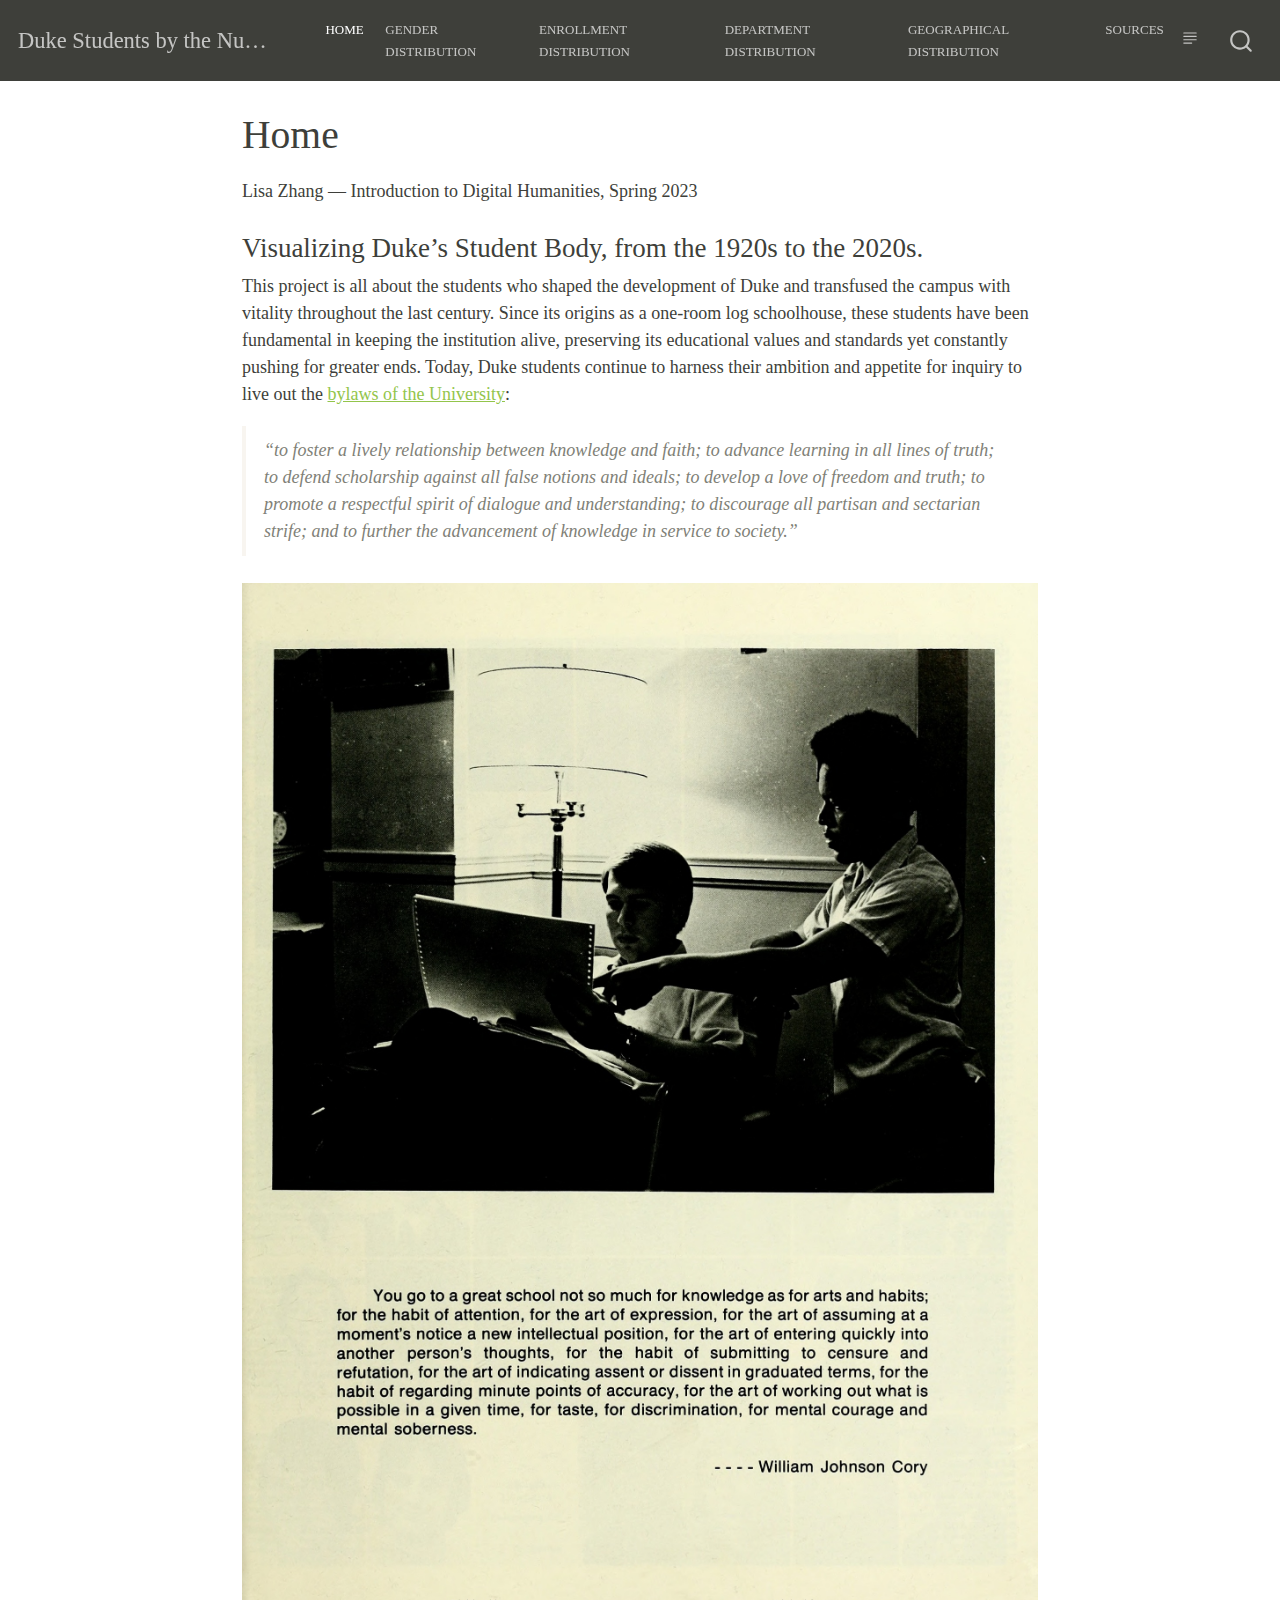
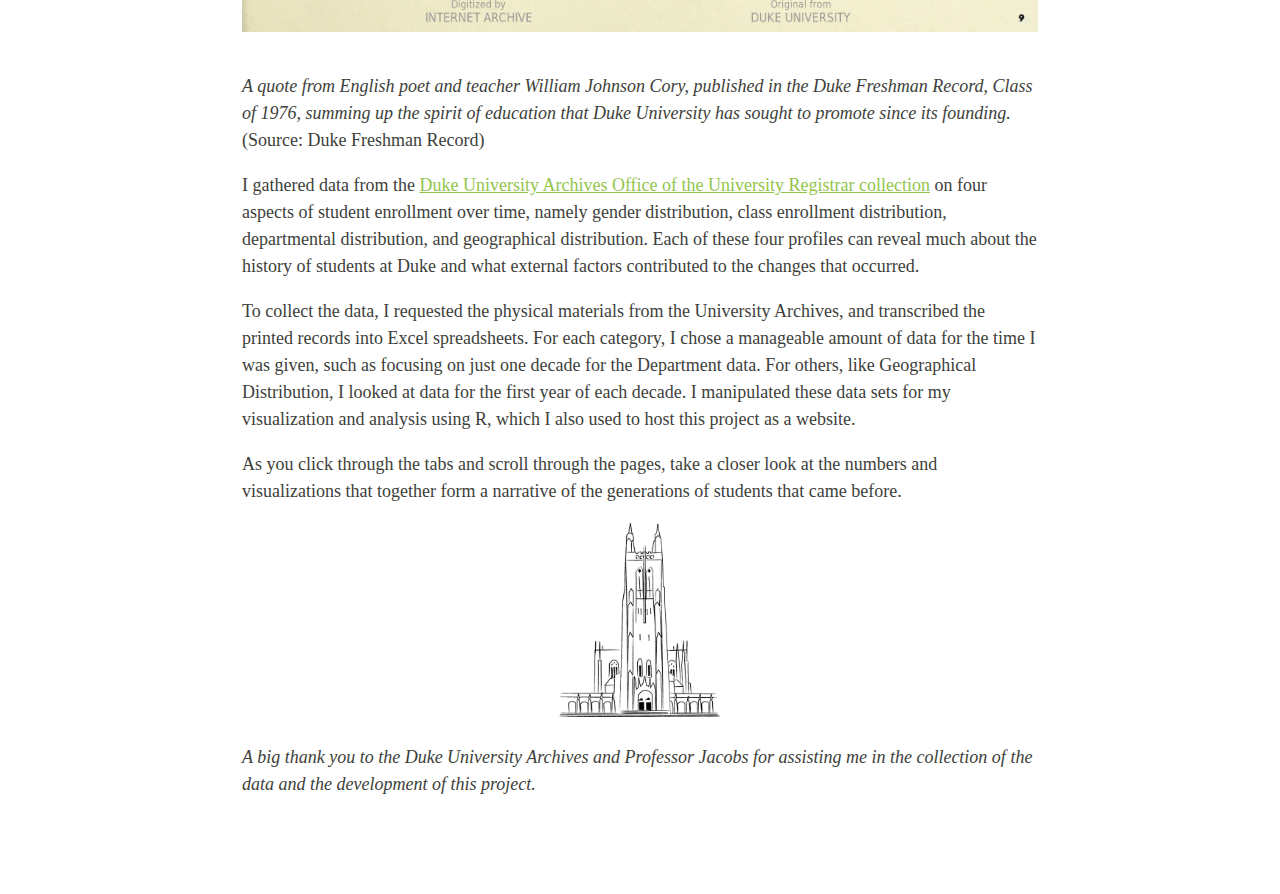
<file: docs/index.html>
<!DOCTYPE html>
<html xmlns="http://www.w3.org/1999/xhtml" lang="en" xml:lang="en"><head>

<meta charset="utf-8">
<meta name="generator" content="quarto-1.2.335">

<meta name="viewport" content="width=device-width, initial-scale=1.0, user-scalable=yes">


<title>Duke Students by the Numbers - Home</title>
<style>
code{white-space: pre-wrap;}
span.smallcaps{font-variant: small-caps;}
div.columns{display: flex; gap: min(4vw, 1.5em);}
div.column{flex: auto; overflow-x: auto;}
div.hanging-indent{margin-left: 1.5em; text-indent: -1.5em;}
ul.task-list{list-style: none;}
ul.task-list li input[type="checkbox"] {
  width: 0.8em;
  margin: 0 0.8em 0.2em -1.6em;
  vertical-align: middle;
}
</style>


<script src="site_libs/quarto-nav/quarto-nav.js"></script>
<script src="site_libs/quarto-nav/headroom.min.js"></script>
<script src="site_libs/clipboard/clipboard.min.js"></script>
<script src="site_libs/quarto-search/autocomplete.umd.js"></script>
<script src="site_libs/quarto-search/fuse.min.js"></script>
<script src="site_libs/quarto-search/quarto-search.js"></script>
<meta name="quarto:offset" content="./">
<script src="site_libs/quarto-html/quarto.js"></script>
<script src="site_libs/quarto-html/popper.min.js"></script>
<script src="site_libs/quarto-html/tippy.umd.min.js"></script>
<script src="site_libs/quarto-html/anchor.min.js"></script>
<link href="site_libs/quarto-html/tippy.css" rel="stylesheet">
<link href="site_libs/quarto-html/quarto-syntax-highlighting.css" rel="stylesheet" id="quarto-text-highlighting-styles">
<script src="site_libs/bootstrap/bootstrap.min.js"></script>
<link href="site_libs/bootstrap/bootstrap-icons.css" rel="stylesheet">
<link href="site_libs/bootstrap/bootstrap.min.css" rel="stylesheet" id="quarto-bootstrap" data-mode="light">
<script id="quarto-search-options" type="application/json">{
  "location": "navbar",
  "copy-button": false,
  "collapse-after": 3,
  "panel-placement": "end",
  "type": "overlay",
  "limit": 20,
  "language": {
    "search-no-results-text": "No results",
    "search-matching-documents-text": "matching documents",
    "search-copy-link-title": "Copy link to search",
    "search-hide-matches-text": "Hide additional matches",
    "search-more-match-text": "more match in this document",
    "search-more-matches-text": "more matches in this document",
    "search-clear-button-title": "Clear",
    "search-detached-cancel-button-title": "Cancel",
    "search-submit-button-title": "Submit"
  }
}</script>


</head>

<body class="nav-fixed fullcontent">

<div id="quarto-search-results"></div>
  <header id="quarto-header" class="headroom fixed-top">
    <nav class="navbar navbar-expand-lg navbar-dark ">
      <div class="navbar-container container-fluid">
      <div class="navbar-brand-container">
    <a class="navbar-brand" href="./index.html">
    <span class="navbar-title">Duke Students by the Numbers</span>
    </a>
  </div>
          <button class="navbar-toggler" type="button" data-bs-toggle="collapse" data-bs-target="#navbarCollapse" aria-controls="navbarCollapse" aria-expanded="false" aria-label="Toggle navigation" onclick="if (window.quartoToggleHeadroom) { window.quartoToggleHeadroom(); }">
  <span class="navbar-toggler-icon"></span>
</button>
          <div class="collapse navbar-collapse" id="navbarCollapse">
            <ul class="navbar-nav navbar-nav-scroll me-auto">
  <li class="nav-item">
    <a class="nav-link active" href="./index.html" aria-current="page">
 <span class="menu-text">Home</span></a>
  </li>  
  <li class="nav-item">
    <a class="nav-link" href="./gender.html">
 <span class="menu-text">Gender Distribution</span></a>
  </li>  
  <li class="nav-item">
    <a class="nav-link" href="./enrollment.html">
 <span class="menu-text">Enrollment Distribution</span></a>
  </li>  
  <li class="nav-item">
    <a class="nav-link" href="./department.html">
 <span class="menu-text">Department Distribution</span></a>
  </li>  
  <li class="nav-item">
    <a class="nav-link" href="./geographical.html">
 <span class="menu-text">Geographical Distribution</span></a>
  </li>  
  <li class="nav-item">
    <a class="nav-link" href="./sources.html">
 <span class="menu-text">Sources</span></a>
  </li>  
</ul>
              <div class="quarto-toggle-container">
                  <a href="" class="quarto-reader-toggle nav-link" onclick="window.quartoToggleReader(); return false;" title="Toggle reader mode">
  <div class="quarto-reader-toggle-btn">
  <i class="bi"></i>
  </div>
</a>
              </div>
              <div id="quarto-search" class="" title="Search"></div>
          </div> <!-- /navcollapse -->
      </div> <!-- /container-fluid -->
    </nav>
</header>
<!-- content -->
<div id="quarto-content" class="quarto-container page-columns page-rows-contents page-layout-article page-navbar">
<!-- sidebar -->
<!-- margin-sidebar -->
    
<!-- main -->
<main class="content" id="quarto-document-content">

<header id="title-block-header" class="quarto-title-block default">
<div class="quarto-title">
<h1 class="title">Home</h1>
</div>



<div class="quarto-title-meta">

    
  
    
  </div>
  

</header>

<p>Lisa Zhang — Introduction to Digital Humanities, Spring 2023</p>
<section id="visualizing-dukes-student-body-from-the-1920s-to-the-2020s." class="level3">
<h3 class="anchored" data-anchor-id="visualizing-dukes-student-body-from-the-1920s-to-the-2020s.">Visualizing Duke’s Student Body, from the 1920s to the 2020s.</h3>
<p>This project is all about the students who shaped the development of Duke and transfused the campus with vitality throughout the last century. Since its origins as a one-room log schoolhouse, these students have been fundamental in keeping the institution alive, preserving its educational values and standards yet constantly pushing for greater ends. Today, Duke students continue to harness their ambition and appetite for inquiry to live out the <a href="https://library.duke.edu/rubenstein/uarchives/history/articles/charter-bylaws-aims-mission">bylaws of the University</a>:</p>
<blockquote class="blockquote">
<p><em>“to foster a lively relationship between knowledge and faith; to advance learning in all lines of truth; to defend scholarship against all false notions and ideals; to develop a love of freedom and truth; to promote a respectful spirit of dialogue and understanding; to discourage all partisan and sectarian strife; and to further the advancement of knowledge in service to society.”</em></p>
</blockquote>
</section>
<section id="from-the-duke-freshman-record-class-of-1976." class="level3">
<h3 class="anchored" data-anchor-id="from-the-duke-freshman-record-class-of-1976."><img src="images/dul1.ark__13960_t4fn2c63x-seq_11.jpg" class="img-fluid" alt="From The Duke Freshman Record, Class of 1976."></h3>
<p><em>A quote from English poet and teacher William Johnson Cory, published in the Duke Freshman Record, Class of 1976, summing up the spirit of education that Duke University has sought to promote since its founding.</em> (Source: Duke Freshman Record)</p>
<p>I gathered data from the <a href="https://archives.lib.duke.edu/catalog/uaregistrar">Duke University Archives Office of the University Registrar collection</a> on four aspects of student enrollment over time, namely gender distribution, class enrollment distribution, departmental distribution, and geographical distribution. Each of these four profiles can reveal much about the history of students at Duke and what external factors contributed to the changes that occurred.</p>
<p>To collect the data, I requested the physical materials from the University Archives, and transcribed the printed records into Excel spreadsheets. For each category, I chose a manageable amount of data for the time I was given, such as focusing on just one decade for the Department data. For others, like Geographical Distribution, I looked at data for the first year of each decade. I manipulated these data sets for my visualization and analysis using R, which I also used to host this project as a website.</p>
<p>As you click through the tabs and scroll through the pages, take a closer look at the numbers and visualizations that together form a narrative of the generations of students that came before.</p>
<div class="quarto-figure quarto-figure-center">
<figure class="figure">
<p><img src="images/chapel.webp" class="img-fluid figure-img" width="206"></p>
</figure>
</div>
<p><em>A big thank you to the Duke University Archives and Professor Jacobs for assisting me in the collection of the data and the development of this project.</em></p>


</section>

</main> <!-- /main -->
<script id="quarto-html-after-body" type="application/javascript">
window.document.addEventListener("DOMContentLoaded", function (event) {
  const toggleBodyColorMode = (bsSheetEl) => {
    const mode = bsSheetEl.getAttribute("data-mode");
    const bodyEl = window.document.querySelector("body");
    if (mode === "dark") {
      bodyEl.classList.add("quarto-dark");
      bodyEl.classList.remove("quarto-light");
    } else {
      bodyEl.classList.add("quarto-light");
      bodyEl.classList.remove("quarto-dark");
    }
  }
  const toggleBodyColorPrimary = () => {
    const bsSheetEl = window.document.querySelector("link#quarto-bootstrap");
    if (bsSheetEl) {
      toggleBodyColorMode(bsSheetEl);
    }
  }
  toggleBodyColorPrimary();  
  const icon = "";
  const anchorJS = new window.AnchorJS();
  anchorJS.options = {
    placement: 'right',
    icon: icon
  };
  anchorJS.add('.anchored');
  const clipboard = new window.ClipboardJS('.code-copy-button', {
    target: function(trigger) {
      return trigger.previousElementSibling;
    }
  });
  clipboard.on('success', function(e) {
    // button target
    const button = e.trigger;
    // don't keep focus
    button.blur();
    // flash "checked"
    button.classList.add('code-copy-button-checked');
    var currentTitle = button.getAttribute("title");
    button.setAttribute("title", "Copied!");
    let tooltip;
    if (window.bootstrap) {
      button.setAttribute("data-bs-toggle", "tooltip");
      button.setAttribute("data-bs-placement", "left");
      button.setAttribute("data-bs-title", "Copied!");
      tooltip = new bootstrap.Tooltip(button, 
        { trigger: "manual", 
          customClass: "code-copy-button-tooltip",
          offset: [0, -8]});
      tooltip.show();    
    }
    setTimeout(function() {
      if (tooltip) {
        tooltip.hide();
        button.removeAttribute("data-bs-title");
        button.removeAttribute("data-bs-toggle");
        button.removeAttribute("data-bs-placement");
      }
      button.setAttribute("title", currentTitle);
      button.classList.remove('code-copy-button-checked');
    }, 1000);
    // clear code selection
    e.clearSelection();
  });
  function tippyHover(el, contentFn) {
    const config = {
      allowHTML: true,
      content: contentFn,
      maxWidth: 500,
      delay: 100,
      arrow: false,
      appendTo: function(el) {
          return el.parentElement;
      },
      interactive: true,
      interactiveBorder: 10,
      theme: 'quarto',
      placement: 'bottom-start'
    };
    window.tippy(el, config); 
  }
  const noterefs = window.document.querySelectorAll('a[role="doc-noteref"]');
  for (var i=0; i<noterefs.length; i++) {
    const ref = noterefs[i];
    tippyHover(ref, function() {
      // use id or data attribute instead here
      let href = ref.getAttribute('data-footnote-href') || ref.getAttribute('href');
      try { href = new URL(href).hash; } catch {}
      const id = href.replace(/^#\/?/, "");
      const note = window.document.getElementById(id);
      return note.innerHTML;
    });
  }
  const findCites = (el) => {
    const parentEl = el.parentElement;
    if (parentEl) {
      const cites = parentEl.dataset.cites;
      if (cites) {
        return {
          el,
          cites: cites.split(' ')
        };
      } else {
        return findCites(el.parentElement)
      }
    } else {
      return undefined;
    }
  };
  var bibliorefs = window.document.querySelectorAll('a[role="doc-biblioref"]');
  for (var i=0; i<bibliorefs.length; i++) {
    const ref = bibliorefs[i];
    const citeInfo = findCites(ref);
    if (citeInfo) {
      tippyHover(citeInfo.el, function() {
        var popup = window.document.createElement('div');
        citeInfo.cites.forEach(function(cite) {
          var citeDiv = window.document.createElement('div');
          citeDiv.classList.add('hanging-indent');
          citeDiv.classList.add('csl-entry');
          var biblioDiv = window.document.getElementById('ref-' + cite);
          if (biblioDiv) {
            citeDiv.innerHTML = biblioDiv.innerHTML;
          }
          popup.appendChild(citeDiv);
        });
        return popup.innerHTML;
      });
    }
  }
});
</script>
</div> <!-- /content -->



</body></html>
</file>
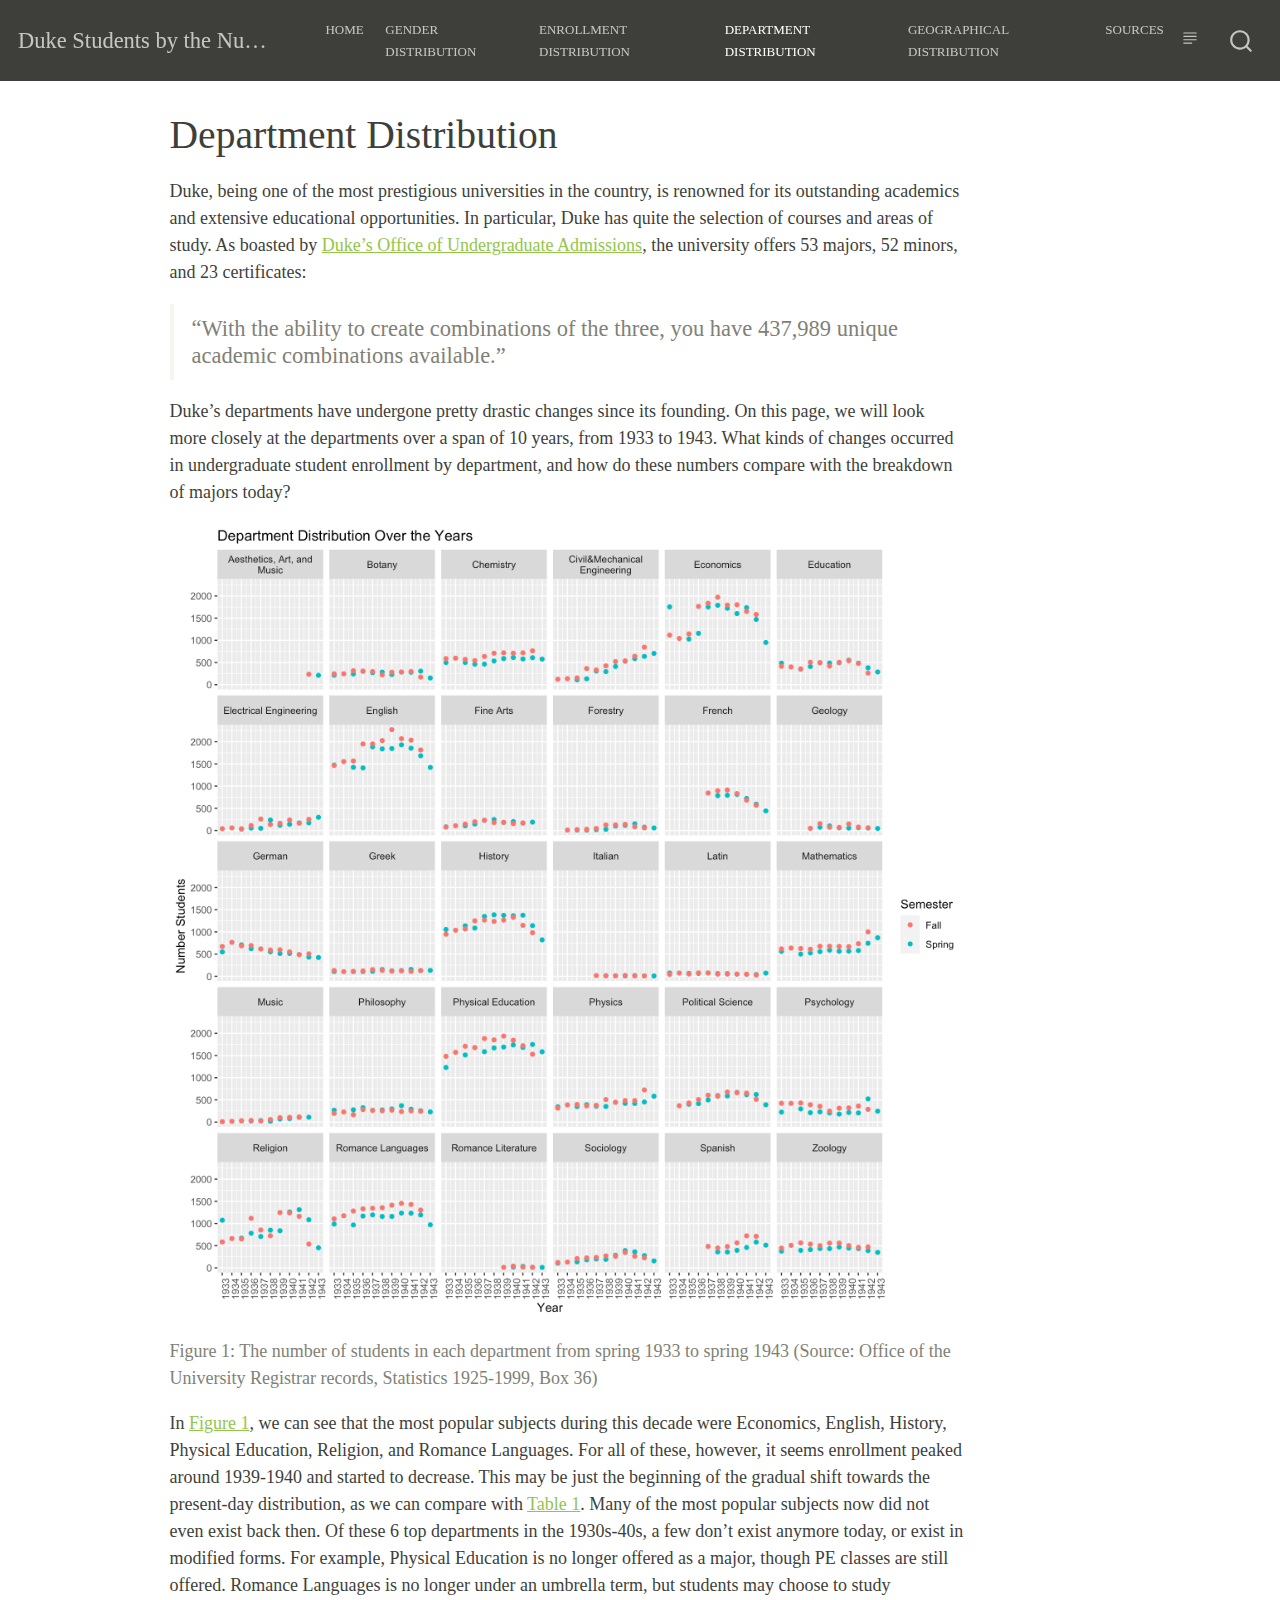
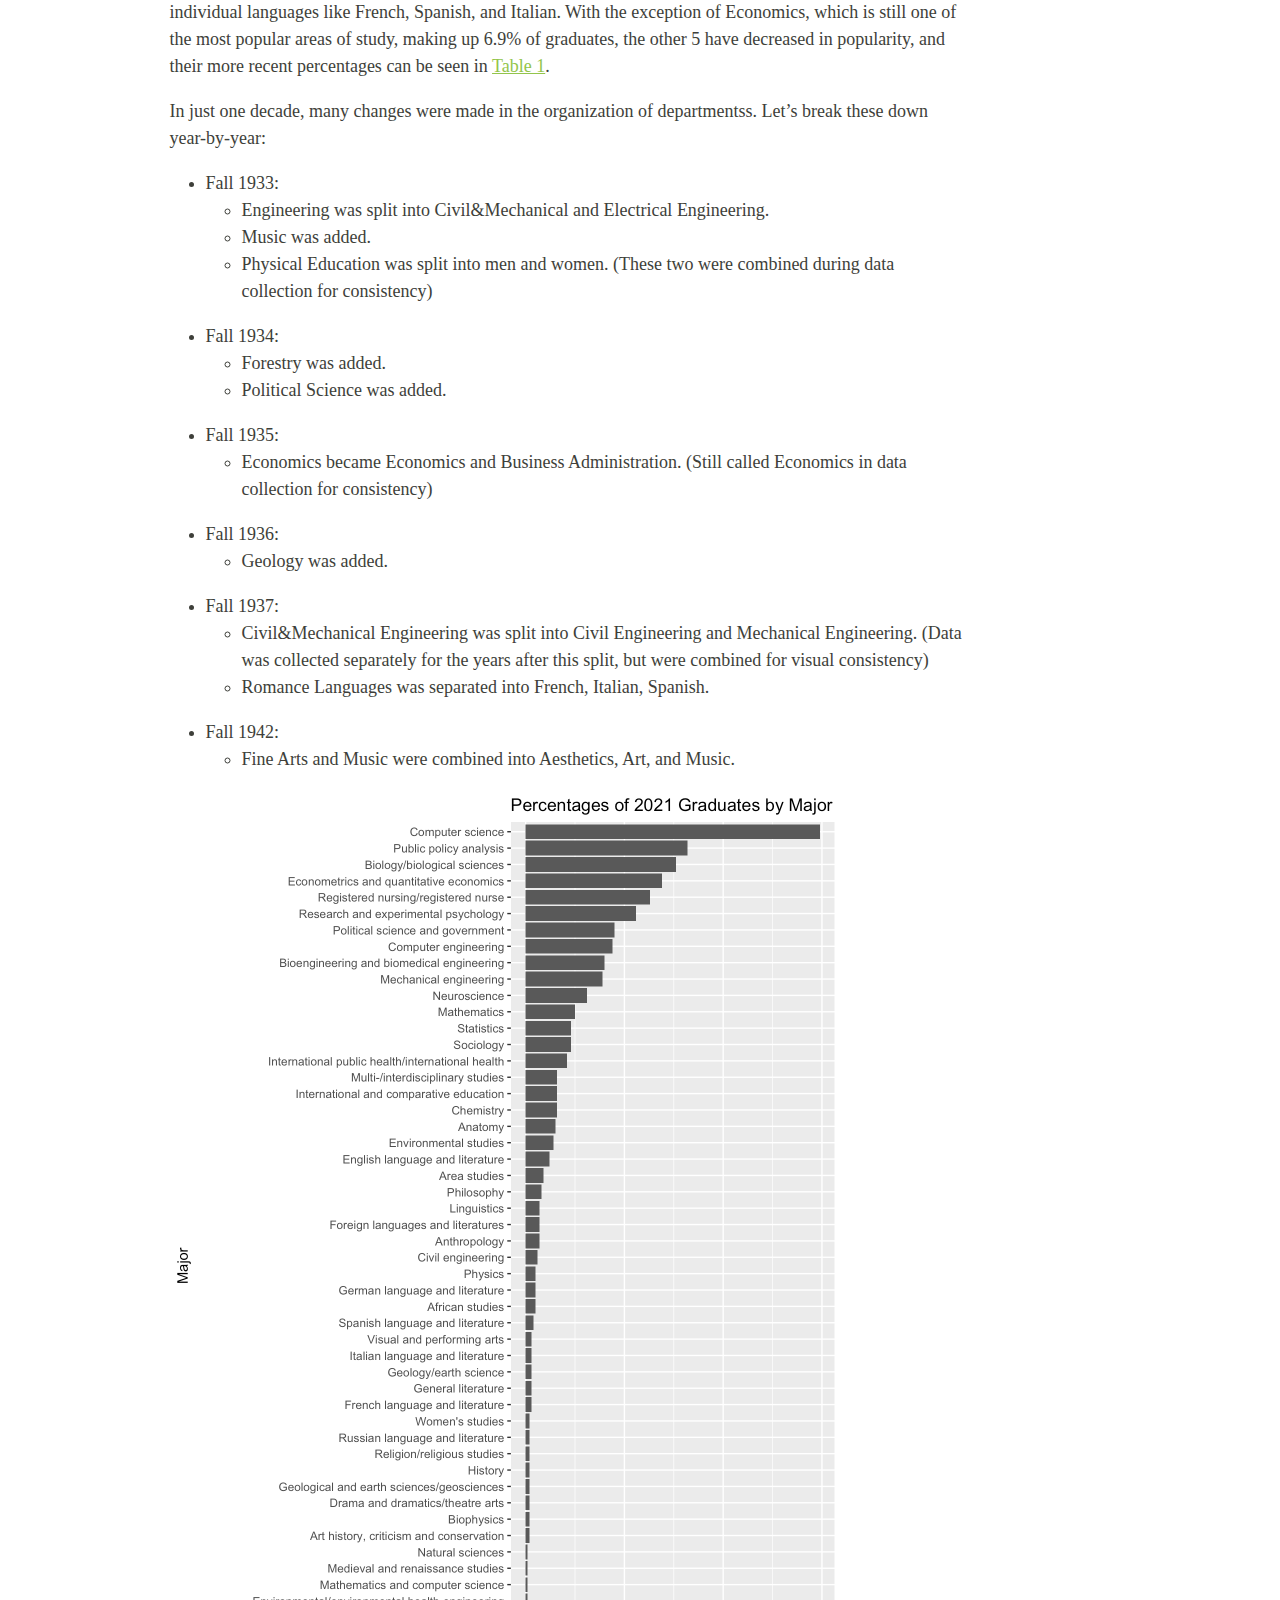
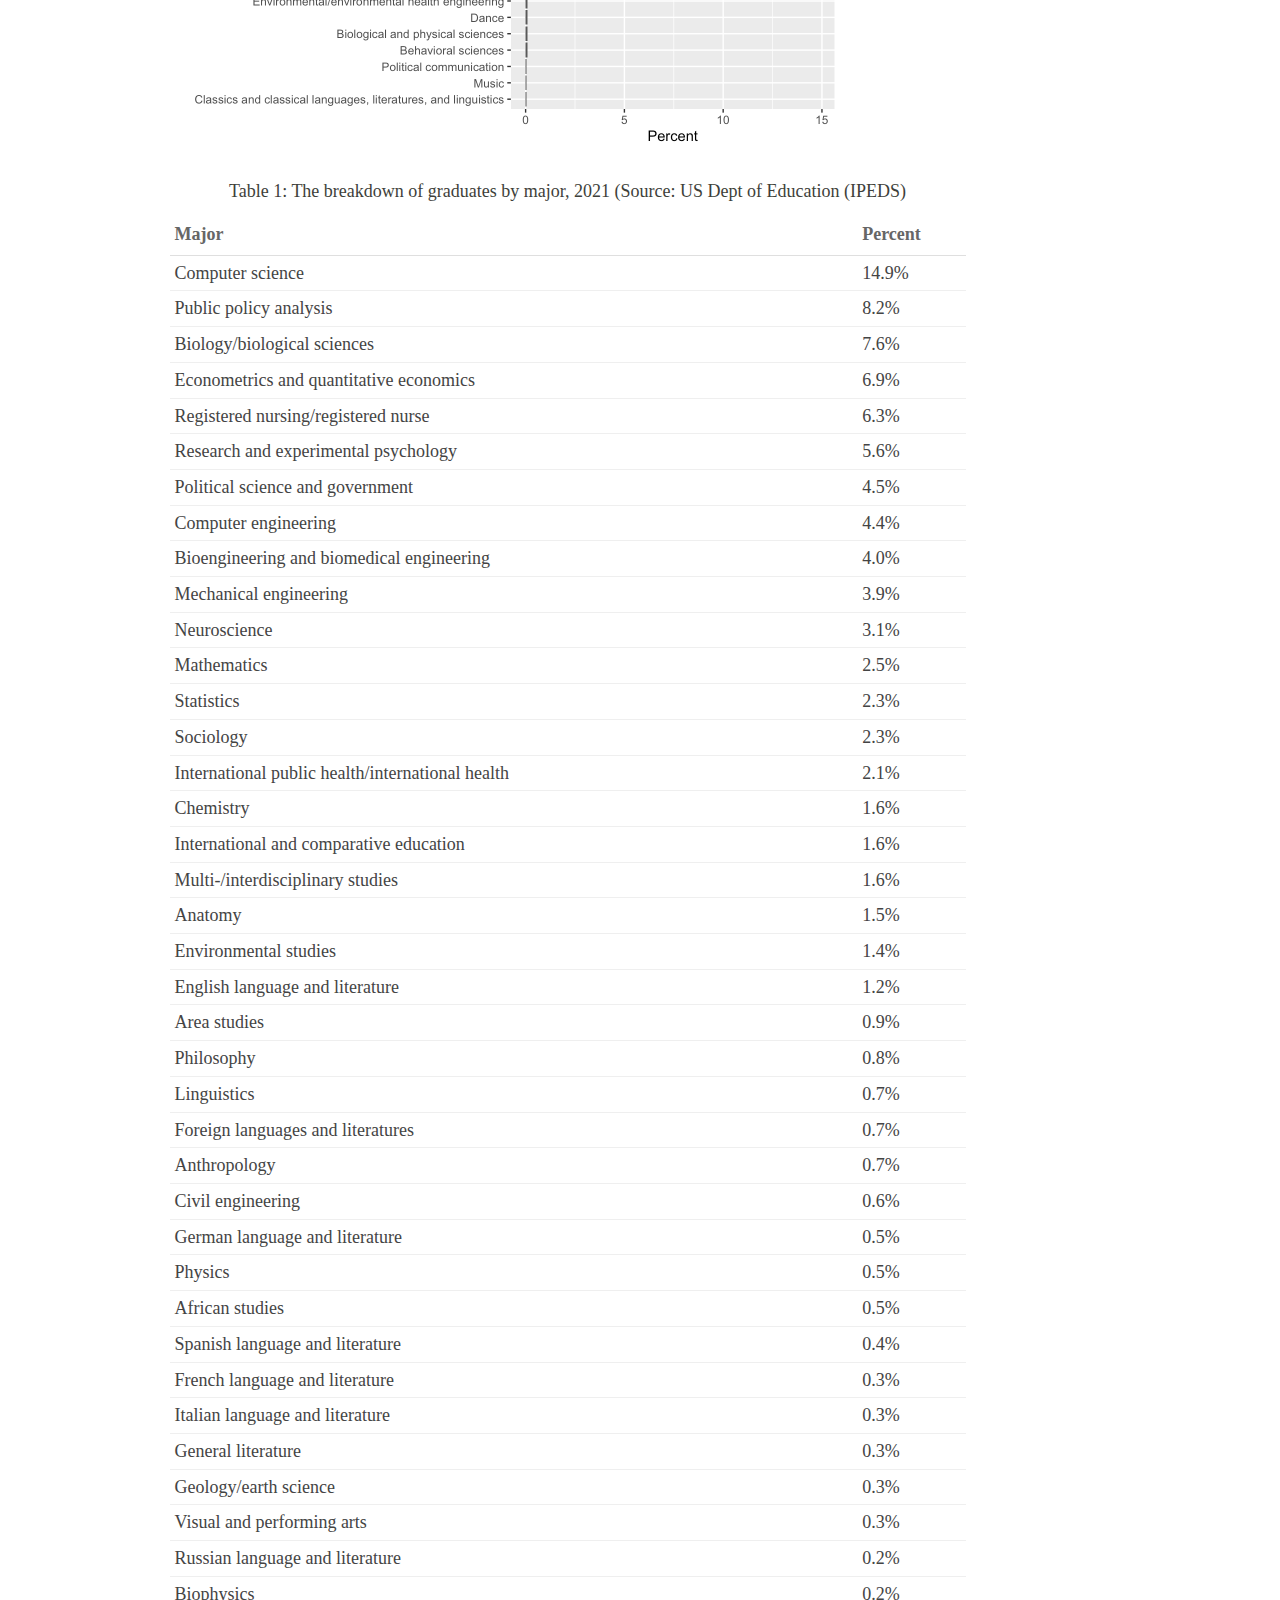
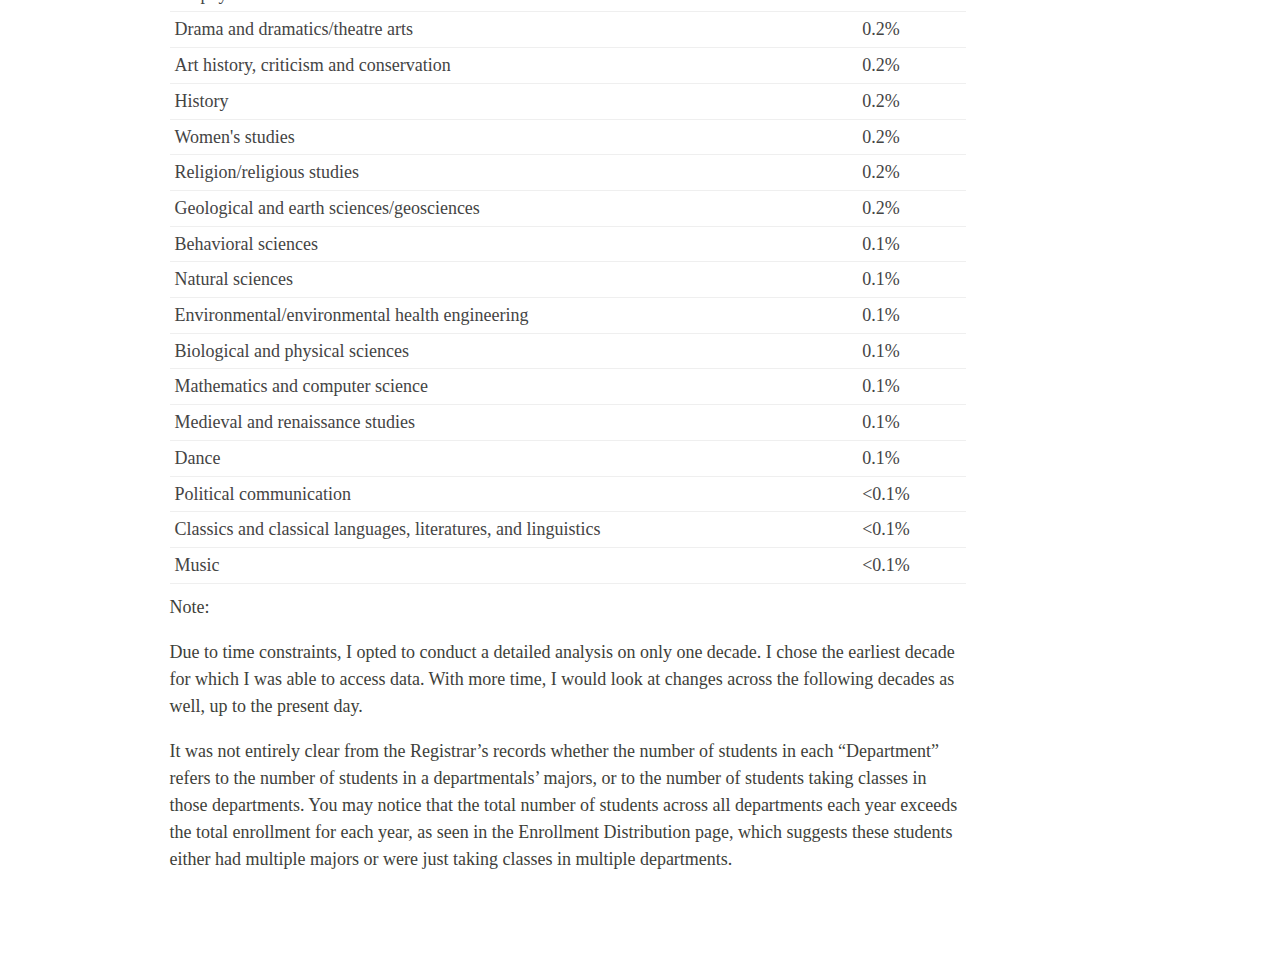
<file: docs/department.html>
<!DOCTYPE html>
<html xmlns="http://www.w3.org/1999/xhtml" lang="en" xml:lang="en"><head>

<meta charset="utf-8">
<meta name="generator" content="quarto-1.2.335">

<meta name="viewport" content="width=device-width, initial-scale=1.0, user-scalable=yes">


<title>Duke Students by the Numbers - Department Distribution</title>
<style>
code{white-space: pre-wrap;}
span.smallcaps{font-variant: small-caps;}
div.columns{display: flex; gap: min(4vw, 1.5em);}
div.column{flex: auto; overflow-x: auto;}
div.hanging-indent{margin-left: 1.5em; text-indent: -1.5em;}
ul.task-list{list-style: none;}
ul.task-list li input[type="checkbox"] {
  width: 0.8em;
  margin: 0 0.8em 0.2em -1.6em;
  vertical-align: middle;
}
</style>


<script src="site_libs/quarto-nav/quarto-nav.js"></script>
<script src="site_libs/quarto-nav/headroom.min.js"></script>
<script src="site_libs/clipboard/clipboard.min.js"></script>
<script src="site_libs/quarto-search/autocomplete.umd.js"></script>
<script src="site_libs/quarto-search/fuse.min.js"></script>
<script src="site_libs/quarto-search/quarto-search.js"></script>
<meta name="quarto:offset" content="./">
<script src="site_libs/quarto-html/quarto.js"></script>
<script src="site_libs/quarto-html/popper.min.js"></script>
<script src="site_libs/quarto-html/tippy.umd.min.js"></script>
<script src="site_libs/quarto-html/anchor.min.js"></script>
<link href="site_libs/quarto-html/tippy.css" rel="stylesheet">
<link href="site_libs/quarto-html/quarto-syntax-highlighting.css" rel="stylesheet" id="quarto-text-highlighting-styles">
<script src="site_libs/bootstrap/bootstrap.min.js"></script>
<link href="site_libs/bootstrap/bootstrap-icons.css" rel="stylesheet">
<link href="site_libs/bootstrap/bootstrap.min.css" rel="stylesheet" id="quarto-bootstrap" data-mode="light">
<script id="quarto-search-options" type="application/json">{
  "location": "navbar",
  "copy-button": false,
  "collapse-after": 3,
  "panel-placement": "end",
  "type": "overlay",
  "limit": 20,
  "language": {
    "search-no-results-text": "No results",
    "search-matching-documents-text": "matching documents",
    "search-copy-link-title": "Copy link to search",
    "search-hide-matches-text": "Hide additional matches",
    "search-more-match-text": "more match in this document",
    "search-more-matches-text": "more matches in this document",
    "search-clear-button-title": "Clear",
    "search-detached-cancel-button-title": "Cancel",
    "search-submit-button-title": "Submit"
  }
}</script>

<script src="site_libs/kePrint-0.0.1/kePrint.js"></script>
<link href="site_libs/lightable-0.0.1/lightable.css" rel="stylesheet">


</head>

<body class="nav-fixed">

<div id="quarto-search-results"></div>
  <header id="quarto-header" class="headroom fixed-top">
    <nav class="navbar navbar-expand-lg navbar-dark ">
      <div class="navbar-container container-fluid">
      <div class="navbar-brand-container">
    <a class="navbar-brand" href="./index.html">
    <span class="navbar-title">Duke Students by the Numbers</span>
    </a>
  </div>
          <button class="navbar-toggler" type="button" data-bs-toggle="collapse" data-bs-target="#navbarCollapse" aria-controls="navbarCollapse" aria-expanded="false" aria-label="Toggle navigation" onclick="if (window.quartoToggleHeadroom) { window.quartoToggleHeadroom(); }">
  <span class="navbar-toggler-icon"></span>
</button>
          <div class="collapse navbar-collapse" id="navbarCollapse">
            <ul class="navbar-nav navbar-nav-scroll me-auto">
  <li class="nav-item">
    <a class="nav-link" href="./index.html">
 <span class="menu-text">Home</span></a>
  </li>  
  <li class="nav-item">
    <a class="nav-link" href="./gender.html">
 <span class="menu-text">Gender Distribution</span></a>
  </li>  
  <li class="nav-item">
    <a class="nav-link" href="./enrollment.html">
 <span class="menu-text">Enrollment Distribution</span></a>
  </li>  
  <li class="nav-item">
    <a class="nav-link active" href="./department.html" aria-current="page">
 <span class="menu-text">Department Distribution</span></a>
  </li>  
  <li class="nav-item">
    <a class="nav-link" href="./geographical.html">
 <span class="menu-text">Geographical Distribution</span></a>
  </li>  
  <li class="nav-item">
    <a class="nav-link" href="./sources.html">
 <span class="menu-text">Sources</span></a>
  </li>  
</ul>
              <div class="quarto-toggle-container">
                  <a href="" class="quarto-reader-toggle nav-link" onclick="window.quartoToggleReader(); return false;" title="Toggle reader mode">
  <div class="quarto-reader-toggle-btn">
  <i class="bi"></i>
  </div>
</a>
              </div>
              <div id="quarto-search" class="" title="Search"></div>
          </div> <!-- /navcollapse -->
      </div> <!-- /container-fluid -->
    </nav>
</header>
<!-- content -->
<div id="quarto-content" class="quarto-container page-columns page-rows-contents page-layout-article page-navbar">
<!-- sidebar -->
<!-- margin-sidebar -->
    <div id="quarto-margin-sidebar" class="sidebar margin-sidebar">
        
    </div>
<!-- main -->
<main class="content" id="quarto-document-content">

<header id="title-block-header" class="quarto-title-block default">
<div class="quarto-title">
<h1 class="title">Department Distribution</h1>
</div>



<div class="quarto-title-meta">

    
  
    
  </div>
  

</header>

<p>Duke, being one of the most prestigious universities in the country, is renowned for its outstanding academics and extensive educational opportunities. In particular, Duke has quite the selection of courses and areas of study. As boasted by <a href="https://admissions.duke.edu/academic-possibilities/">Duke’s Office of Undergraduate Admissions</a>, the university offers 53 majors, 52 minors, and 23 certificates:</p>
<blockquote class="blockquote">
<h4 id="with-the-ability-to-create-combinations-of-the-three-you-have-437989-unique-academic-combinations-available." class="anchored">“With the ability to create combinations of the three, you have 437,989 unique academic combinations available.”</h4>
</blockquote>
<p>Duke’s departments have undergone pretty drastic changes since its founding. On this page, we will look more closely at the departments over a span of 10 years, from 1933 to 1943. What kinds of changes occurred in undergraduate student enrollment by department, and how do these numbers compare with the breakdown of majors today?</p>
<div class="cell">

</div>
<div class="cell">

</div>
<div class="cell">
<div class="cell-output-display">
<div id="fig-departmentdistr" class="quarto-figure quarto-figure-center anchored">
<figure class="figure">
<p><img src="department_files/figure-html/fig-departmentdistr-1.png" class="img-fluid figure-img" width="960"></p>
<p></p><figcaption class="figure-caption">Figure&nbsp;1: The number of students in each department from spring 1933 to spring 1943 (Source: Office of the University Registrar records, Statistics 1925-1999, Box 36)</figcaption><p></p>
</figure>
</div>
</div>
</div>
<p>In <a href="#fig-departmentdistr">Figure&nbsp;1</a>, we can see that the most popular subjects during this decade were Economics, English, History, Physical Education, Religion, and Romance Languages. For all of these, however, it seems enrollment peaked around 1939-1940 and started to decrease. This may be just the beginning of the gradual shift towards the present-day distribution, as we can compare with <a href="#tbl-majorsnow">Table&nbsp;1</a>. Many of the most popular subjects now did not even exist back then. Of these 6 top departments in the 1930s-40s, a few don’t exist anymore today, or exist in modified forms. For example, Physical Education is no longer offered as a major, though PE classes are still offered. Romance Languages is no longer under an umbrella term, but students may choose to study individual languages like French, Spanish, and Italian. With the exception of Economics, which is still one of the most popular areas of study, making up 6.9% of graduates, the other 5 have decreased in popularity, and their more recent percentages can be seen in <a href="#tbl-majorsnow">Table&nbsp;1</a>.</p>
<p>In just one decade, many changes were made in the organization of departmentss. Let’s break these down year-by-year:</p>
<ul>
<li>Fall 1933:
<ul>
<li>Engineering was split into Civil&amp;Mechanical and Electrical Engineering.</li>
<li>Music was added.</li>
<li>Physical Education was split into men and women. (These two were combined during data collection for consistency)</li>
</ul></li>
<li>Fall 1934:
<ul>
<li>Forestry was added.</li>
<li>Political Science was added.</li>
</ul></li>
<li>Fall 1935:
<ul>
<li>Economics became Economics and Business Administration. (Still called Economics in data collection for consistency)</li>
</ul></li>
<li>Fall 1936:
<ul>
<li>Geology was added.</li>
</ul></li>
<li>Fall 1937:
<ul>
<li>Civil&amp;Mechanical Engineering was split into Civil Engineering and Mechanical Engineering. (Data was collected separately for the years after this split, but were combined for visual consistency)</li>
<li>Romance Languages was separated into French, Italian, Spanish.</li>
</ul></li>
<li>Fall 1942:
<ul>
<li>Fine Arts and Music were combined into Aesthetics, Art, and Music.</li>
</ul></li>
</ul>
<div class="cell">

</div>
<div class="cell">

</div>
<div class="cell">

</div>
<div class="cell">
<div class="cell-output-display">
<p><img src="department_files/figure-html/unnamed-chunk-7-1.png" class="img-fluid" width="672"></p>
</div>
</div>
<div class="cell">
<div class="cell-output-display">
<div id="tbl-majorsnow" class="anchored">

<table class=" lightable-paper lightable-hover" style="font-family: striped; margin-left: auto; margin-right: auto;"><caption>Table&nbsp;1:  The breakdown of graduates by major, 2021 (Source: US Dept of Education (IPEDS) </caption>
 <thead>
  <tr>
   <th style="text-align:left;"> Major </th>
   <th style="text-align:left;"> Percent </th>
  </tr>
 </thead>
<tbody>
  <tr>
   <td style="text-align:left;"> Computer science </td>
   <td style="text-align:left;"> 14.9% </td>
  </tr>
  <tr>
   <td style="text-align:left;"> Public policy analysis </td>
   <td style="text-align:left;"> 8.2% </td>
  </tr>
  <tr>
   <td style="text-align:left;"> Biology/biological sciences </td>
   <td style="text-align:left;"> 7.6% </td>
  </tr>
  <tr>
   <td style="text-align:left;"> Econometrics and quantitative economics </td>
   <td style="text-align:left;"> 6.9% </td>
  </tr>
  <tr>
   <td style="text-align:left;"> Registered nursing/registered nurse </td>
   <td style="text-align:left;"> 6.3% </td>
  </tr>
  <tr>
   <td style="text-align:left;"> Research and experimental psychology </td>
   <td style="text-align:left;"> 5.6% </td>
  </tr>
  <tr>
   <td style="text-align:left;"> Political science and government </td>
   <td style="text-align:left;"> 4.5% </td>
  </tr>
  <tr>
   <td style="text-align:left;"> Computer engineering </td>
   <td style="text-align:left;"> 4.4% </td>
  </tr>
  <tr>
   <td style="text-align:left;"> Bioengineering and biomedical engineering </td>
   <td style="text-align:left;"> 4.0% </td>
  </tr>
  <tr>
   <td style="text-align:left;"> Mechanical engineering </td>
   <td style="text-align:left;"> 3.9% </td>
  </tr>
  <tr>
   <td style="text-align:left;"> Neuroscience </td>
   <td style="text-align:left;"> 3.1% </td>
  </tr>
  <tr>
   <td style="text-align:left;"> Mathematics </td>
   <td style="text-align:left;"> 2.5% </td>
  </tr>
  <tr>
   <td style="text-align:left;"> Statistics </td>
   <td style="text-align:left;"> 2.3% </td>
  </tr>
  <tr>
   <td style="text-align:left;"> Sociology </td>
   <td style="text-align:left;"> 2.3% </td>
  </tr>
  <tr>
   <td style="text-align:left;"> International public health/international health </td>
   <td style="text-align:left;"> 2.1% </td>
  </tr>
  <tr>
   <td style="text-align:left;"> Chemistry </td>
   <td style="text-align:left;"> 1.6% </td>
  </tr>
  <tr>
   <td style="text-align:left;"> International and comparative education </td>
   <td style="text-align:left;"> 1.6% </td>
  </tr>
  <tr>
   <td style="text-align:left;"> Multi-/interdisciplinary studies </td>
   <td style="text-align:left;"> 1.6% </td>
  </tr>
  <tr>
   <td style="text-align:left;"> Anatomy </td>
   <td style="text-align:left;"> 1.5% </td>
  </tr>
  <tr>
   <td style="text-align:left;"> Environmental studies </td>
   <td style="text-align:left;"> 1.4% </td>
  </tr>
  <tr>
   <td style="text-align:left;"> English language and literature </td>
   <td style="text-align:left;"> 1.2% </td>
  </tr>
  <tr>
   <td style="text-align:left;"> Area studies </td>
   <td style="text-align:left;"> 0.9% </td>
  </tr>
  <tr>
   <td style="text-align:left;"> Philosophy </td>
   <td style="text-align:left;"> 0.8% </td>
  </tr>
  <tr>
   <td style="text-align:left;"> Linguistics </td>
   <td style="text-align:left;"> 0.7% </td>
  </tr>
  <tr>
   <td style="text-align:left;"> Foreign languages and literatures </td>
   <td style="text-align:left;"> 0.7% </td>
  </tr>
  <tr>
   <td style="text-align:left;"> Anthropology </td>
   <td style="text-align:left;"> 0.7% </td>
  </tr>
  <tr>
   <td style="text-align:left;"> Civil engineering </td>
   <td style="text-align:left;"> 0.6% </td>
  </tr>
  <tr>
   <td style="text-align:left;"> German language and literature </td>
   <td style="text-align:left;"> 0.5% </td>
  </tr>
  <tr>
   <td style="text-align:left;"> Physics </td>
   <td style="text-align:left;"> 0.5% </td>
  </tr>
  <tr>
   <td style="text-align:left;"> African studies </td>
   <td style="text-align:left;"> 0.5% </td>
  </tr>
  <tr>
   <td style="text-align:left;"> Spanish language and literature </td>
   <td style="text-align:left;"> 0.4% </td>
  </tr>
  <tr>
   <td style="text-align:left;"> French language and literature </td>
   <td style="text-align:left;"> 0.3% </td>
  </tr>
  <tr>
   <td style="text-align:left;"> Italian language and literature </td>
   <td style="text-align:left;"> 0.3% </td>
  </tr>
  <tr>
   <td style="text-align:left;"> General literature </td>
   <td style="text-align:left;"> 0.3% </td>
  </tr>
  <tr>
   <td style="text-align:left;"> Geology/earth science </td>
   <td style="text-align:left;"> 0.3% </td>
  </tr>
  <tr>
   <td style="text-align:left;"> Visual and performing arts </td>
   <td style="text-align:left;"> 0.3% </td>
  </tr>
  <tr>
   <td style="text-align:left;"> Russian language and literature </td>
   <td style="text-align:left;"> 0.2% </td>
  </tr>
  <tr>
   <td style="text-align:left;"> Biophysics </td>
   <td style="text-align:left;"> 0.2% </td>
  </tr>
  <tr>
   <td style="text-align:left;"> Drama and dramatics/theatre arts </td>
   <td style="text-align:left;"> 0.2% </td>
  </tr>
  <tr>
   <td style="text-align:left;"> Art history, criticism and conservation </td>
   <td style="text-align:left;"> 0.2% </td>
  </tr>
  <tr>
   <td style="text-align:left;"> History </td>
   <td style="text-align:left;"> 0.2% </td>
  </tr>
  <tr>
   <td style="text-align:left;"> Women's studies </td>
   <td style="text-align:left;"> 0.2% </td>
  </tr>
  <tr>
   <td style="text-align:left;"> Religion/religious studies </td>
   <td style="text-align:left;"> 0.2% </td>
  </tr>
  <tr>
   <td style="text-align:left;"> Geological and earth sciences/geosciences </td>
   <td style="text-align:left;"> 0.2% </td>
  </tr>
  <tr>
   <td style="text-align:left;"> Behavioral sciences </td>
   <td style="text-align:left;"> 0.1% </td>
  </tr>
  <tr>
   <td style="text-align:left;"> Natural sciences </td>
   <td style="text-align:left;"> 0.1% </td>
  </tr>
  <tr>
   <td style="text-align:left;"> Environmental/environmental health engineering </td>
   <td style="text-align:left;"> 0.1% </td>
  </tr>
  <tr>
   <td style="text-align:left;"> Biological and physical sciences </td>
   <td style="text-align:left;"> 0.1% </td>
  </tr>
  <tr>
   <td style="text-align:left;"> Mathematics and computer science </td>
   <td style="text-align:left;"> 0.1% </td>
  </tr>
  <tr>
   <td style="text-align:left;"> Medieval and renaissance studies </td>
   <td style="text-align:left;"> 0.1% </td>
  </tr>
  <tr>
   <td style="text-align:left;"> Dance </td>
   <td style="text-align:left;"> 0.1% </td>
  </tr>
  <tr>
   <td style="text-align:left;"> Political communication </td>
   <td style="text-align:left;"> &lt;0.1% </td>
  </tr>
  <tr>
   <td style="text-align:left;"> Classics and classical languages, literatures, and linguistics </td>
   <td style="text-align:left;"> &lt;0.1% </td>
  </tr>
  <tr>
   <td style="text-align:left;"> Music </td>
   <td style="text-align:left;"> &lt;0.1% </td>
  </tr>
</tbody>
</table>

</div>
</div>
</div>
<p>Note:</p>
<p>Due to time constraints, I opted to conduct a detailed analysis on only one decade. I chose the earliest decade for which I was able to access data. With more time, I would look at changes across the following decades as well, up to the present day.</p>
<p>It was not entirely clear from the Registrar’s records whether the number of students in each “Department” refers to the number of students in a departmentals’ majors, or to the number of students taking classes in those departments. You may notice that the total number of students across all departments each year exceeds the total enrollment for each year, as seen in the Enrollment Distribution page, which suggests these students either had multiple majors or were just taking classes in multiple departments.</p>



</main> <!-- /main -->
<script id="quarto-html-after-body" type="application/javascript">
window.document.addEventListener("DOMContentLoaded", function (event) {
  const toggleBodyColorMode = (bsSheetEl) => {
    const mode = bsSheetEl.getAttribute("data-mode");
    const bodyEl = window.document.querySelector("body");
    if (mode === "dark") {
      bodyEl.classList.add("quarto-dark");
      bodyEl.classList.remove("quarto-light");
    } else {
      bodyEl.classList.add("quarto-light");
      bodyEl.classList.remove("quarto-dark");
    }
  }
  const toggleBodyColorPrimary = () => {
    const bsSheetEl = window.document.querySelector("link#quarto-bootstrap");
    if (bsSheetEl) {
      toggleBodyColorMode(bsSheetEl);
    }
  }
  toggleBodyColorPrimary();  
  const icon = "";
  const anchorJS = new window.AnchorJS();
  anchorJS.options = {
    placement: 'right',
    icon: icon
  };
  anchorJS.add('.anchored');
  const clipboard = new window.ClipboardJS('.code-copy-button', {
    target: function(trigger) {
      return trigger.previousElementSibling;
    }
  });
  clipboard.on('success', function(e) {
    // button target
    const button = e.trigger;
    // don't keep focus
    button.blur();
    // flash "checked"
    button.classList.add('code-copy-button-checked');
    var currentTitle = button.getAttribute("title");
    button.setAttribute("title", "Copied!");
    let tooltip;
    if (window.bootstrap) {
      button.setAttribute("data-bs-toggle", "tooltip");
      button.setAttribute("data-bs-placement", "left");
      button.setAttribute("data-bs-title", "Copied!");
      tooltip = new bootstrap.Tooltip(button, 
        { trigger: "manual", 
          customClass: "code-copy-button-tooltip",
          offset: [0, -8]});
      tooltip.show();    
    }
    setTimeout(function() {
      if (tooltip) {
        tooltip.hide();
        button.removeAttribute("data-bs-title");
        button.removeAttribute("data-bs-toggle");
        button.removeAttribute("data-bs-placement");
      }
      button.setAttribute("title", currentTitle);
      button.classList.remove('code-copy-button-checked');
    }, 1000);
    // clear code selection
    e.clearSelection();
  });
  function tippyHover(el, contentFn) {
    const config = {
      allowHTML: true,
      content: contentFn,
      maxWidth: 500,
      delay: 100,
      arrow: false,
      appendTo: function(el) {
          return el.parentElement;
      },
      interactive: true,
      interactiveBorder: 10,
      theme: 'quarto',
      placement: 'bottom-start'
    };
    window.tippy(el, config); 
  }
  const noterefs = window.document.querySelectorAll('a[role="doc-noteref"]');
  for (var i=0; i<noterefs.length; i++) {
    const ref = noterefs[i];
    tippyHover(ref, function() {
      // use id or data attribute instead here
      let href = ref.getAttribute('data-footnote-href') || ref.getAttribute('href');
      try { href = new URL(href).hash; } catch {}
      const id = href.replace(/^#\/?/, "");
      const note = window.document.getElementById(id);
      return note.innerHTML;
    });
  }
  const findCites = (el) => {
    const parentEl = el.parentElement;
    if (parentEl) {
      const cites = parentEl.dataset.cites;
      if (cites) {
        return {
          el,
          cites: cites.split(' ')
        };
      } else {
        return findCites(el.parentElement)
      }
    } else {
      return undefined;
    }
  };
  var bibliorefs = window.document.querySelectorAll('a[role="doc-biblioref"]');
  for (var i=0; i<bibliorefs.length; i++) {
    const ref = bibliorefs[i];
    const citeInfo = findCites(ref);
    if (citeInfo) {
      tippyHover(citeInfo.el, function() {
        var popup = window.document.createElement('div');
        citeInfo.cites.forEach(function(cite) {
          var citeDiv = window.document.createElement('div');
          citeDiv.classList.add('hanging-indent');
          citeDiv.classList.add('csl-entry');
          var biblioDiv = window.document.getElementById('ref-' + cite);
          if (biblioDiv) {
            citeDiv.innerHTML = biblioDiv.innerHTML;
          }
          popup.appendChild(citeDiv);
        });
        return popup.innerHTML;
      });
    }
  }
});
</script>
</div> <!-- /content -->



</body></html>
</file>
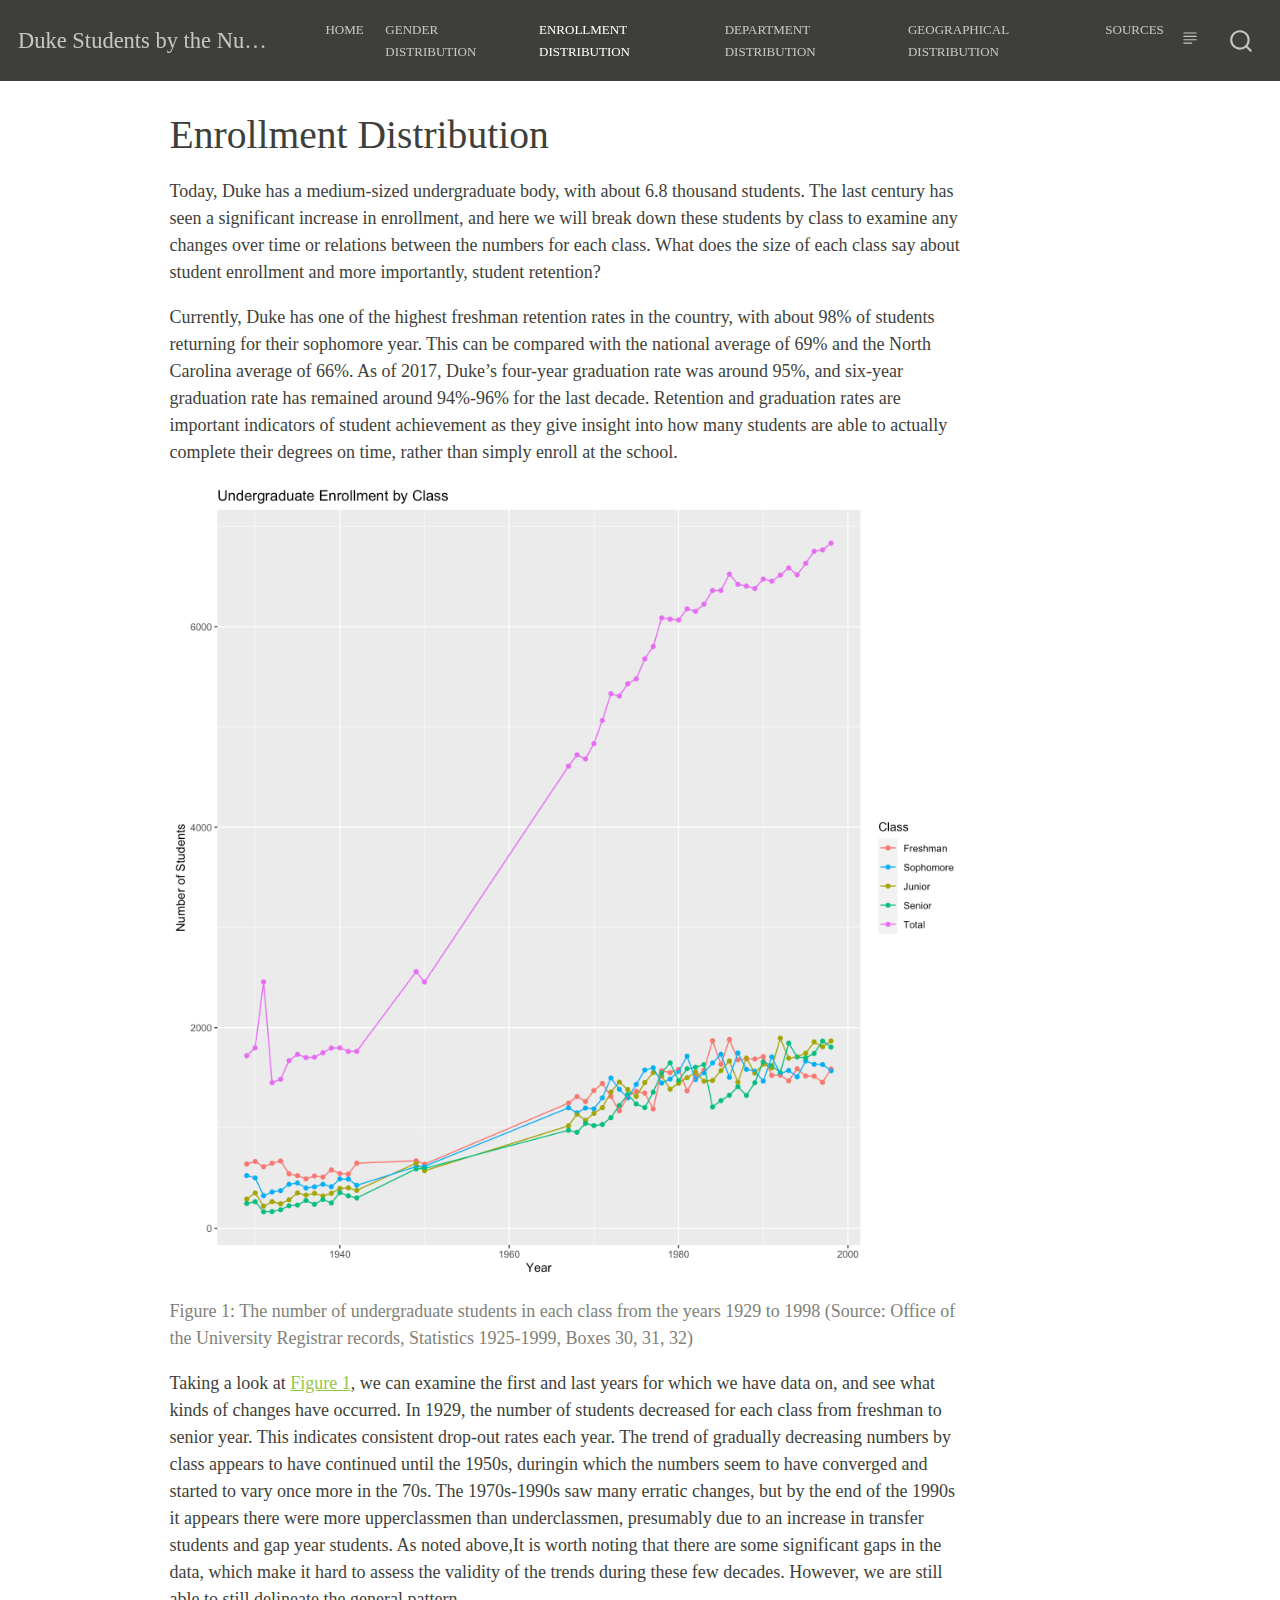
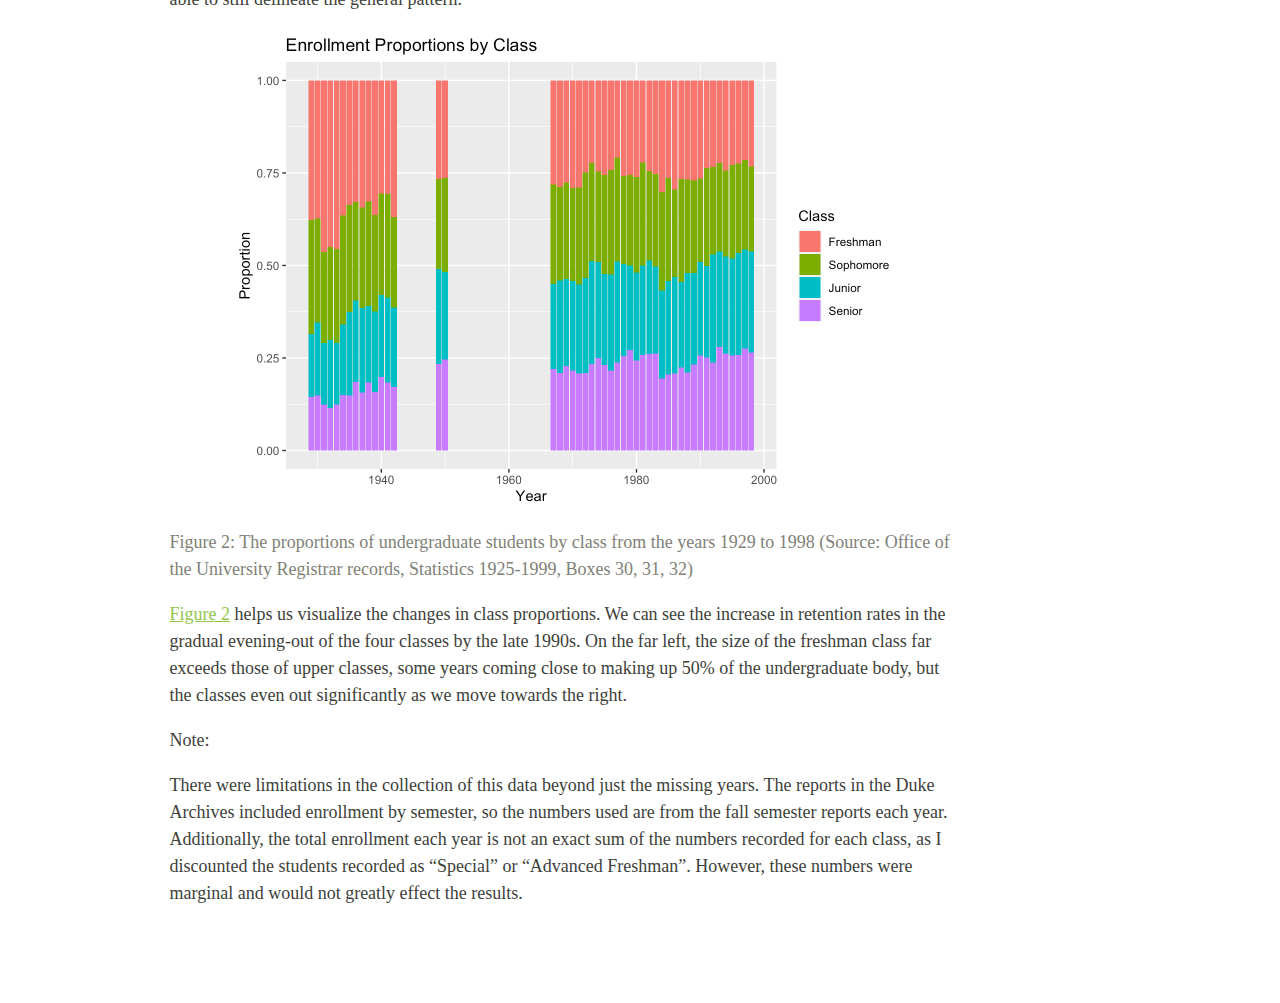
<file: docs/enrollment.html>
<!DOCTYPE html>
<html xmlns="http://www.w3.org/1999/xhtml" lang="en" xml:lang="en"><head>

<meta charset="utf-8">
<meta name="generator" content="quarto-1.2.335">

<meta name="viewport" content="width=device-width, initial-scale=1.0, user-scalable=yes">


<title>Duke Students by the Numbers - Enrollment Distribution</title>
<style>
code{white-space: pre-wrap;}
span.smallcaps{font-variant: small-caps;}
div.columns{display: flex; gap: min(4vw, 1.5em);}
div.column{flex: auto; overflow-x: auto;}
div.hanging-indent{margin-left: 1.5em; text-indent: -1.5em;}
ul.task-list{list-style: none;}
ul.task-list li input[type="checkbox"] {
  width: 0.8em;
  margin: 0 0.8em 0.2em -1.6em;
  vertical-align: middle;
}
</style>


<script src="site_libs/quarto-nav/quarto-nav.js"></script>
<script src="site_libs/quarto-nav/headroom.min.js"></script>
<script src="site_libs/clipboard/clipboard.min.js"></script>
<script src="site_libs/quarto-search/autocomplete.umd.js"></script>
<script src="site_libs/quarto-search/fuse.min.js"></script>
<script src="site_libs/quarto-search/quarto-search.js"></script>
<meta name="quarto:offset" content="./">
<script src="site_libs/quarto-html/quarto.js"></script>
<script src="site_libs/quarto-html/popper.min.js"></script>
<script src="site_libs/quarto-html/tippy.umd.min.js"></script>
<script src="site_libs/quarto-html/anchor.min.js"></script>
<link href="site_libs/quarto-html/tippy.css" rel="stylesheet">
<link href="site_libs/quarto-html/quarto-syntax-highlighting.css" rel="stylesheet" id="quarto-text-highlighting-styles">
<script src="site_libs/bootstrap/bootstrap.min.js"></script>
<link href="site_libs/bootstrap/bootstrap-icons.css" rel="stylesheet">
<link href="site_libs/bootstrap/bootstrap.min.css" rel="stylesheet" id="quarto-bootstrap" data-mode="light">
<script id="quarto-search-options" type="application/json">{
  "location": "navbar",
  "copy-button": false,
  "collapse-after": 3,
  "panel-placement": "end",
  "type": "overlay",
  "limit": 20,
  "language": {
    "search-no-results-text": "No results",
    "search-matching-documents-text": "matching documents",
    "search-copy-link-title": "Copy link to search",
    "search-hide-matches-text": "Hide additional matches",
    "search-more-match-text": "more match in this document",
    "search-more-matches-text": "more matches in this document",
    "search-clear-button-title": "Clear",
    "search-detached-cancel-button-title": "Cancel",
    "search-submit-button-title": "Submit"
  }
}</script>


</head>

<body class="nav-fixed">

<div id="quarto-search-results"></div>
  <header id="quarto-header" class="headroom fixed-top">
    <nav class="navbar navbar-expand-lg navbar-dark ">
      <div class="navbar-container container-fluid">
      <div class="navbar-brand-container">
    <a class="navbar-brand" href="./index.html">
    <span class="navbar-title">Duke Students by the Numbers</span>
    </a>
  </div>
          <button class="navbar-toggler" type="button" data-bs-toggle="collapse" data-bs-target="#navbarCollapse" aria-controls="navbarCollapse" aria-expanded="false" aria-label="Toggle navigation" onclick="if (window.quartoToggleHeadroom) { window.quartoToggleHeadroom(); }">
  <span class="navbar-toggler-icon"></span>
</button>
          <div class="collapse navbar-collapse" id="navbarCollapse">
            <ul class="navbar-nav navbar-nav-scroll me-auto">
  <li class="nav-item">
    <a class="nav-link" href="./index.html">
 <span class="menu-text">Home</span></a>
  </li>  
  <li class="nav-item">
    <a class="nav-link" href="./gender.html">
 <span class="menu-text">Gender Distribution</span></a>
  </li>  
  <li class="nav-item">
    <a class="nav-link active" href="./enrollment.html" aria-current="page">
 <span class="menu-text">Enrollment Distribution</span></a>
  </li>  
  <li class="nav-item">
    <a class="nav-link" href="./department.html">
 <span class="menu-text">Department Distribution</span></a>
  </li>  
  <li class="nav-item">
    <a class="nav-link" href="./geographical.html">
 <span class="menu-text">Geographical Distribution</span></a>
  </li>  
  <li class="nav-item">
    <a class="nav-link" href="./sources.html">
 <span class="menu-text">Sources</span></a>
  </li>  
</ul>
              <div class="quarto-toggle-container">
                  <a href="" class="quarto-reader-toggle nav-link" onclick="window.quartoToggleReader(); return false;" title="Toggle reader mode">
  <div class="quarto-reader-toggle-btn">
  <i class="bi"></i>
  </div>
</a>
              </div>
              <div id="quarto-search" class="" title="Search"></div>
          </div> <!-- /navcollapse -->
      </div> <!-- /container-fluid -->
    </nav>
</header>
<!-- content -->
<div id="quarto-content" class="quarto-container page-columns page-rows-contents page-layout-article page-navbar">
<!-- sidebar -->
<!-- margin-sidebar -->
    <div id="quarto-margin-sidebar" class="sidebar margin-sidebar">
        
    </div>
<!-- main -->
<main class="content" id="quarto-document-content">

<header id="title-block-header" class="quarto-title-block default">
<div class="quarto-title">
<h1 class="title">Enrollment Distribution</h1>
</div>



<div class="quarto-title-meta">

    
  
    
  </div>
  

</header>

<p>Today, Duke has a medium-sized undergraduate body, with about 6.8 thousand students. The last century has seen a significant increase in enrollment, and here we will break down these students by class to examine any changes over time or relations between the numbers for each class. What does the size of each class say about student enrollment and more importantly, student retention?</p>
<p>Currently, Duke has one of the highest freshman retention rates in the country, with about 98% of students returning for their sophomore year. This can be compared with the national average of 69% and the North Carolina average of 66%. As of 2017, Duke’s four-year graduation rate was around 95%, and six-year graduation rate has remained around 94%-96% for the last decade. Retention and graduation rates are important indicators of student achievement as they give insight into how many students are able to actually complete their degrees on time, rather than simply enroll at the school.</p>
<div class="cell">

</div>
<div class="cell">

</div>
<div class="cell">

</div>
<div class="cell">

</div>
<div class="cell">
<div class="cell-output-display">
<div id="fig-enrollmentclass" class="quarto-figure quarto-figure-center anchored">
<figure class="figure">
<p><img src="enrollment_files/figure-html/fig-enrollmentclass-1.png" class="img-fluid figure-img" width="960"></p>
<p></p><figcaption class="figure-caption">Figure&nbsp;1: The number of undergraduate students in each class from the years 1929 to 1998 (Source: Office of the University Registrar records, Statistics 1925-1999, Boxes 30, 31, 32)</figcaption><p></p>
</figure>
</div>
</div>
</div>
<p>Taking a look at <a href="#fig-enrollmentclass">Figure&nbsp;1</a>, we can examine the first and last years for which we have data on, and see what kinds of changes have occurred. In 1929, the number of students decreased for each class from freshman to senior year. This indicates consistent drop-out rates each year. The trend of gradually decreasing numbers by class appears to have continued until the 1950s, duringin which the numbers seem to have converged and started to vary once more in the 70s. The 1970s-1990s saw many erratic changes, but by the end of the 1990s it appears there were more upperclassmen than underclassmen, presumably due to an increase in transfer students and gap year students. As noted above,It is worth noting that there are some significant gaps in the data, which make it hard to assess the validity of the trends during these few decades. However, we are still able to still delineate the general pattern.</p>
<div class="cell">
<div class="cell-output-display">
<div id="fig-classproportion" class="quarto-figure quarto-figure-center anchored">
<figure class="figure">
<p><img src="enrollment_files/figure-html/fig-classproportion-1.png" class="img-fluid figure-img" width="672"></p>
<p></p><figcaption class="figure-caption">Figure&nbsp;2: The proportions of undergraduate students by class from the years 1929 to 1998 (Source: Office of the University Registrar records, Statistics 1925-1999, Boxes 30, 31, 32)</figcaption><p></p>
</figure>
</div>
</div>
</div>
<p><a href="#fig-classproportion">Figure&nbsp;2</a> helps us visualize the changes in class proportions. We can see the increase in retention rates in the gradual evening-out of the four classes by the late 1990s. On the far left, the size of the freshman class far exceeds those of upper classes, some years coming close to making up 50% of the undergraduate body, but the classes even out significantly as we move towards the right.</p>
<p>Note:</p>
<p>There were limitations in the collection of this data beyond just the missing years. The reports in the Duke Archives included enrollment by semester, so the numbers used are from the fall semester reports each year. Additionally, the total enrollment each year is not an exact sum of the numbers recorded for each class, as I discounted the students recorded as “Special” or “Advanced Freshman”. However, these numbers were marginal and would not greatly effect the results.</p>



</main> <!-- /main -->
<script id="quarto-html-after-body" type="application/javascript">
window.document.addEventListener("DOMContentLoaded", function (event) {
  const toggleBodyColorMode = (bsSheetEl) => {
    const mode = bsSheetEl.getAttribute("data-mode");
    const bodyEl = window.document.querySelector("body");
    if (mode === "dark") {
      bodyEl.classList.add("quarto-dark");
      bodyEl.classList.remove("quarto-light");
    } else {
      bodyEl.classList.add("quarto-light");
      bodyEl.classList.remove("quarto-dark");
    }
  }
  const toggleBodyColorPrimary = () => {
    const bsSheetEl = window.document.querySelector("link#quarto-bootstrap");
    if (bsSheetEl) {
      toggleBodyColorMode(bsSheetEl);
    }
  }
  toggleBodyColorPrimary();  
  const icon = "";
  const anchorJS = new window.AnchorJS();
  anchorJS.options = {
    placement: 'right',
    icon: icon
  };
  anchorJS.add('.anchored');
  const clipboard = new window.ClipboardJS('.code-copy-button', {
    target: function(trigger) {
      return trigger.previousElementSibling;
    }
  });
  clipboard.on('success', function(e) {
    // button target
    const button = e.trigger;
    // don't keep focus
    button.blur();
    // flash "checked"
    button.classList.add('code-copy-button-checked');
    var currentTitle = button.getAttribute("title");
    button.setAttribute("title", "Copied!");
    let tooltip;
    if (window.bootstrap) {
      button.setAttribute("data-bs-toggle", "tooltip");
      button.setAttribute("data-bs-placement", "left");
      button.setAttribute("data-bs-title", "Copied!");
      tooltip = new bootstrap.Tooltip(button, 
        { trigger: "manual", 
          customClass: "code-copy-button-tooltip",
          offset: [0, -8]});
      tooltip.show();    
    }
    setTimeout(function() {
      if (tooltip) {
        tooltip.hide();
        button.removeAttribute("data-bs-title");
        button.removeAttribute("data-bs-toggle");
        button.removeAttribute("data-bs-placement");
      }
      button.setAttribute("title", currentTitle);
      button.classList.remove('code-copy-button-checked');
    }, 1000);
    // clear code selection
    e.clearSelection();
  });
  function tippyHover(el, contentFn) {
    const config = {
      allowHTML: true,
      content: contentFn,
      maxWidth: 500,
      delay: 100,
      arrow: false,
      appendTo: function(el) {
          return el.parentElement;
      },
      interactive: true,
      interactiveBorder: 10,
      theme: 'quarto',
      placement: 'bottom-start'
    };
    window.tippy(el, config); 
  }
  const noterefs = window.document.querySelectorAll('a[role="doc-noteref"]');
  for (var i=0; i<noterefs.length; i++) {
    const ref = noterefs[i];
    tippyHover(ref, function() {
      // use id or data attribute instead here
      let href = ref.getAttribute('data-footnote-href') || ref.getAttribute('href');
      try { href = new URL(href).hash; } catch {}
      const id = href.replace(/^#\/?/, "");
      const note = window.document.getElementById(id);
      return note.innerHTML;
    });
  }
  const findCites = (el) => {
    const parentEl = el.parentElement;
    if (parentEl) {
      const cites = parentEl.dataset.cites;
      if (cites) {
        return {
          el,
          cites: cites.split(' ')
        };
      } else {
        return findCites(el.parentElement)
      }
    } else {
      return undefined;
    }
  };
  var bibliorefs = window.document.querySelectorAll('a[role="doc-biblioref"]');
  for (var i=0; i<bibliorefs.length; i++) {
    const ref = bibliorefs[i];
    const citeInfo = findCites(ref);
    if (citeInfo) {
      tippyHover(citeInfo.el, function() {
        var popup = window.document.createElement('div');
        citeInfo.cites.forEach(function(cite) {
          var citeDiv = window.document.createElement('div');
          citeDiv.classList.add('hanging-indent');
          citeDiv.classList.add('csl-entry');
          var biblioDiv = window.document.getElementById('ref-' + cite);
          if (biblioDiv) {
            citeDiv.innerHTML = biblioDiv.innerHTML;
          }
          popup.appendChild(citeDiv);
        });
        return popup.innerHTML;
      });
    }
  }
});
</script>
</div> <!-- /content -->



</body></html>
</file>
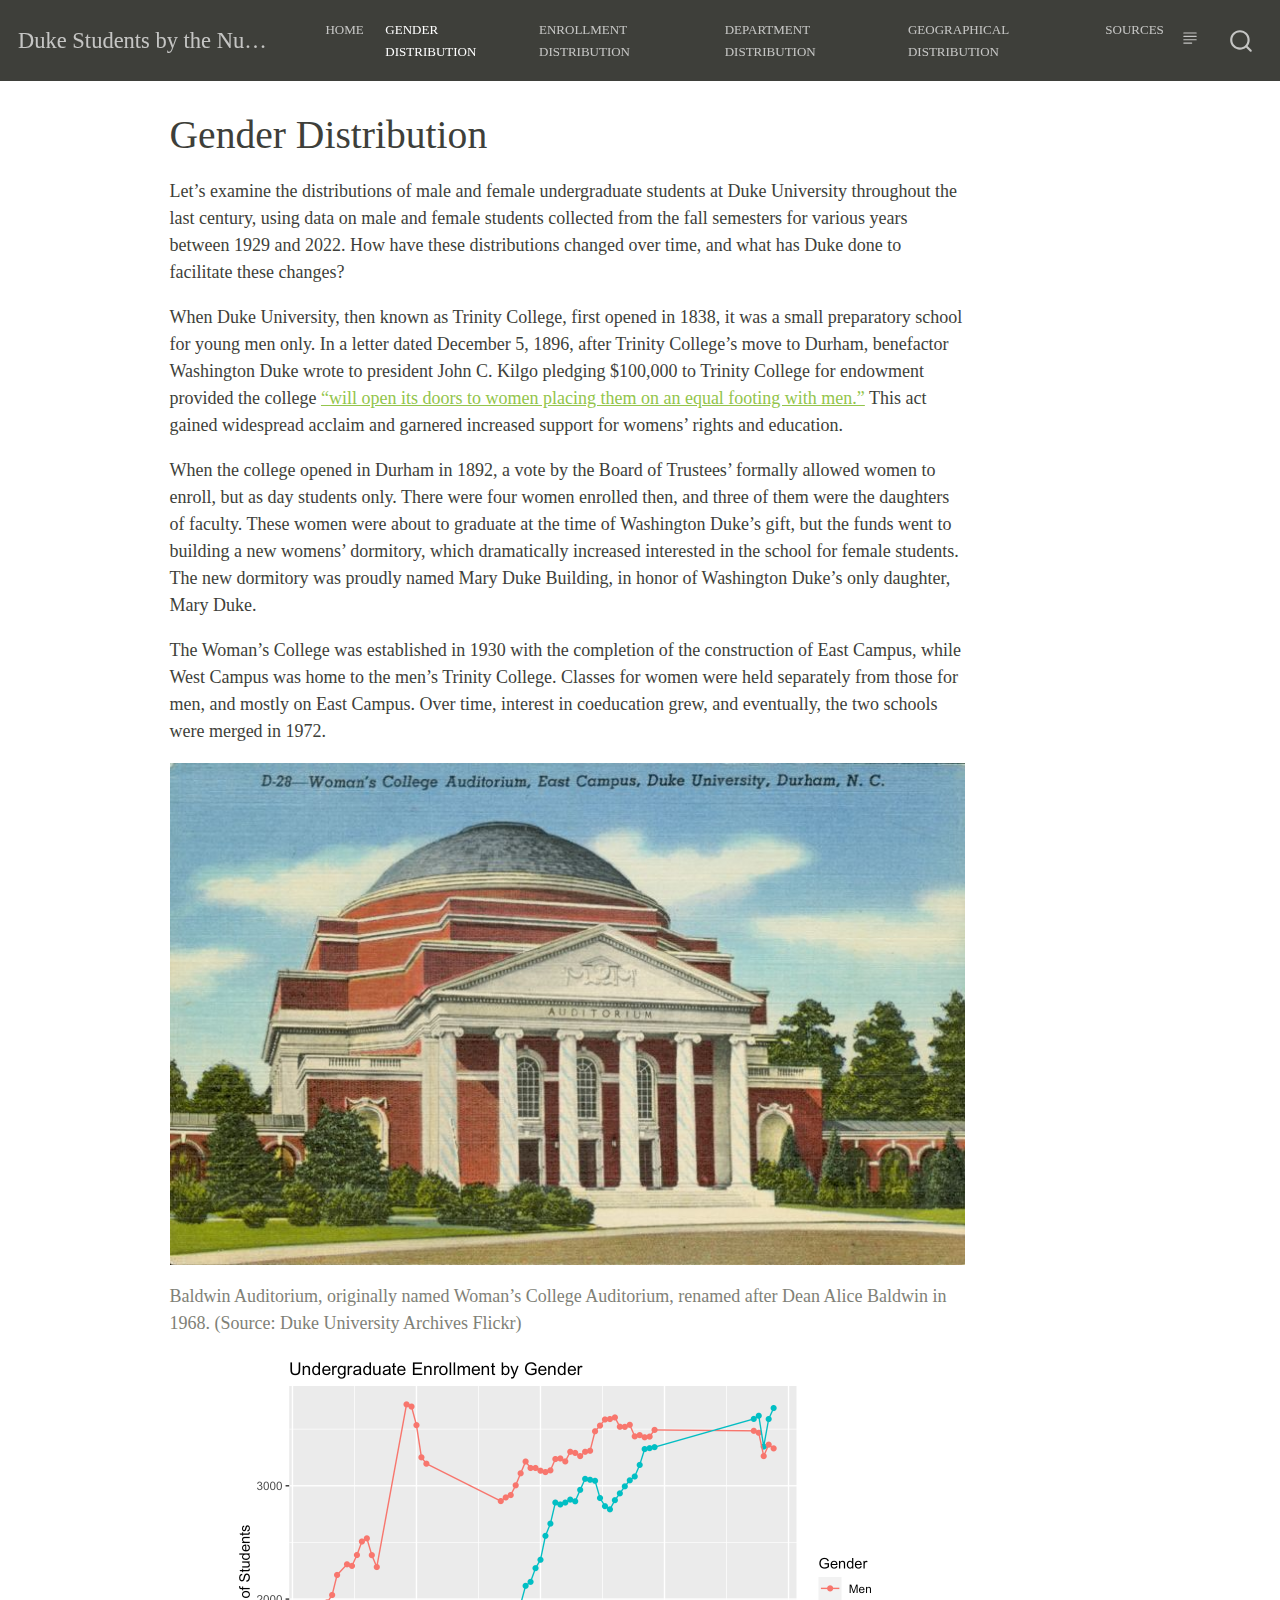
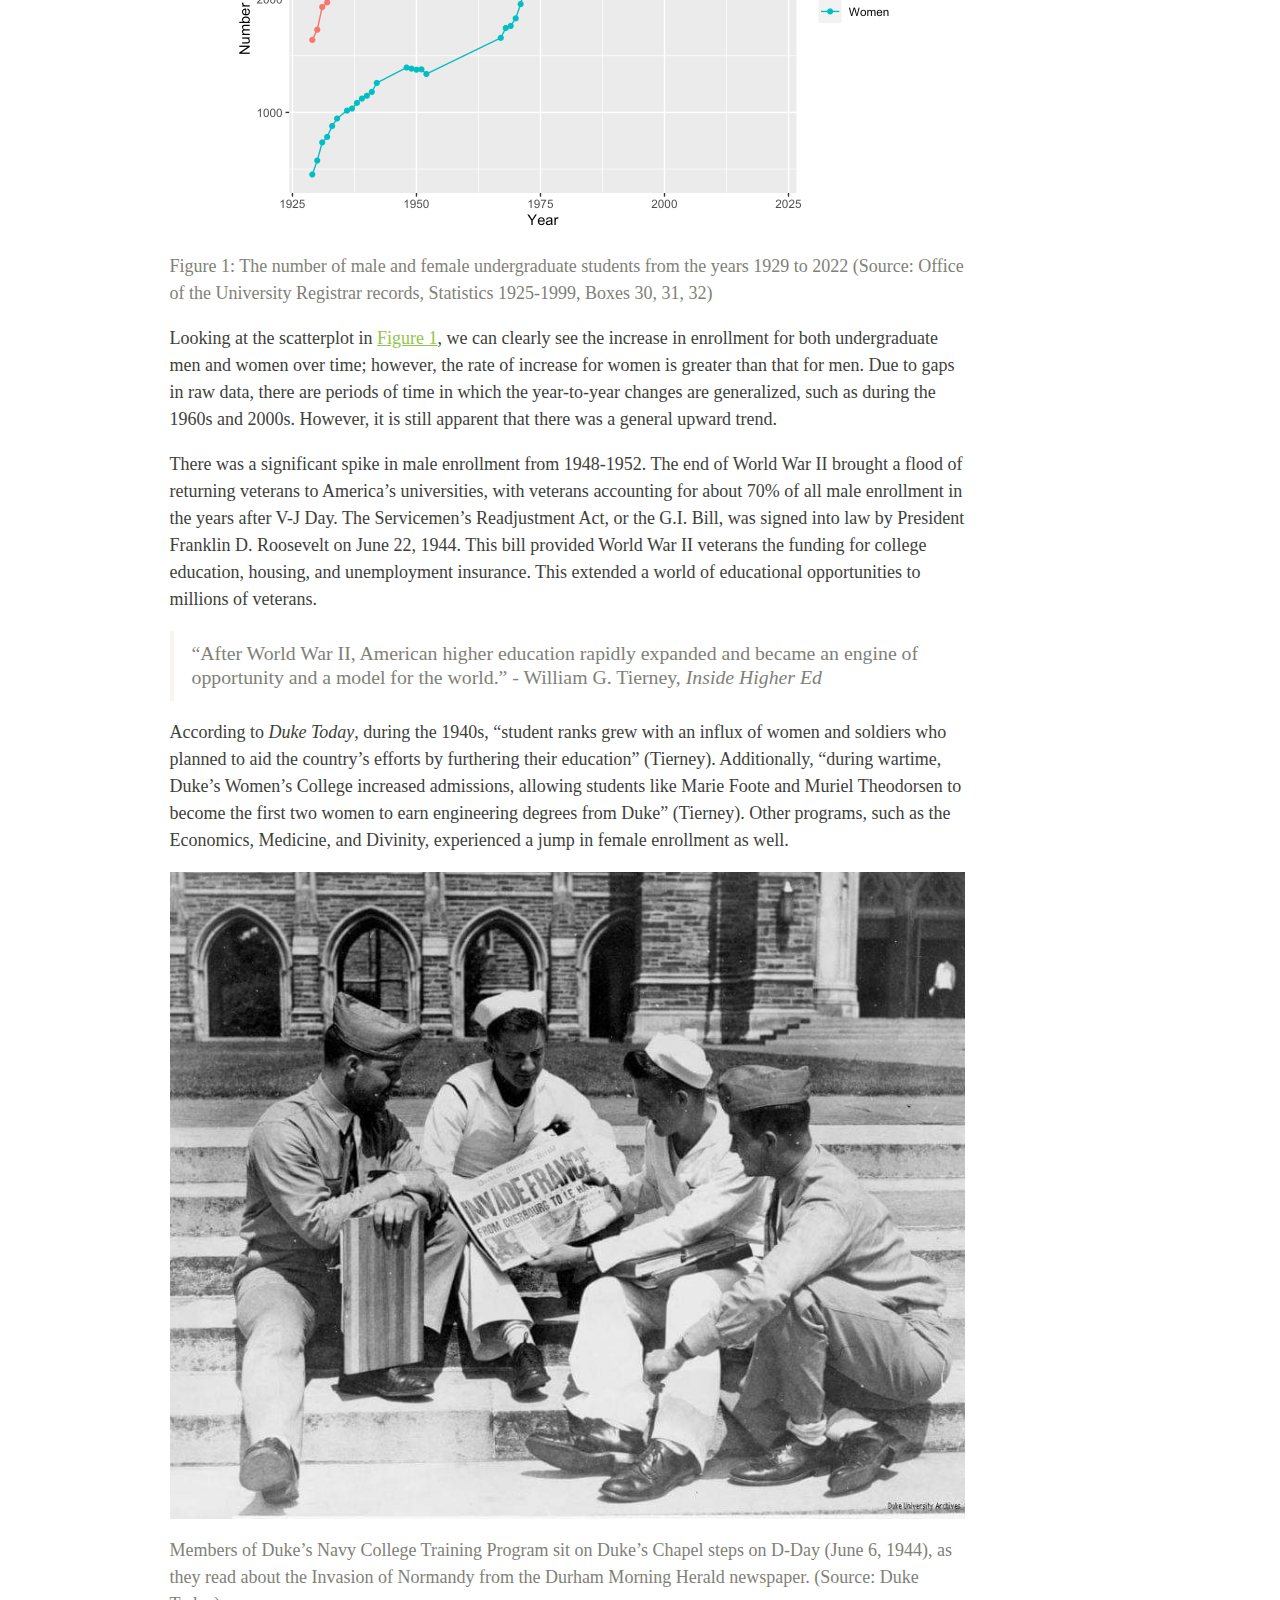
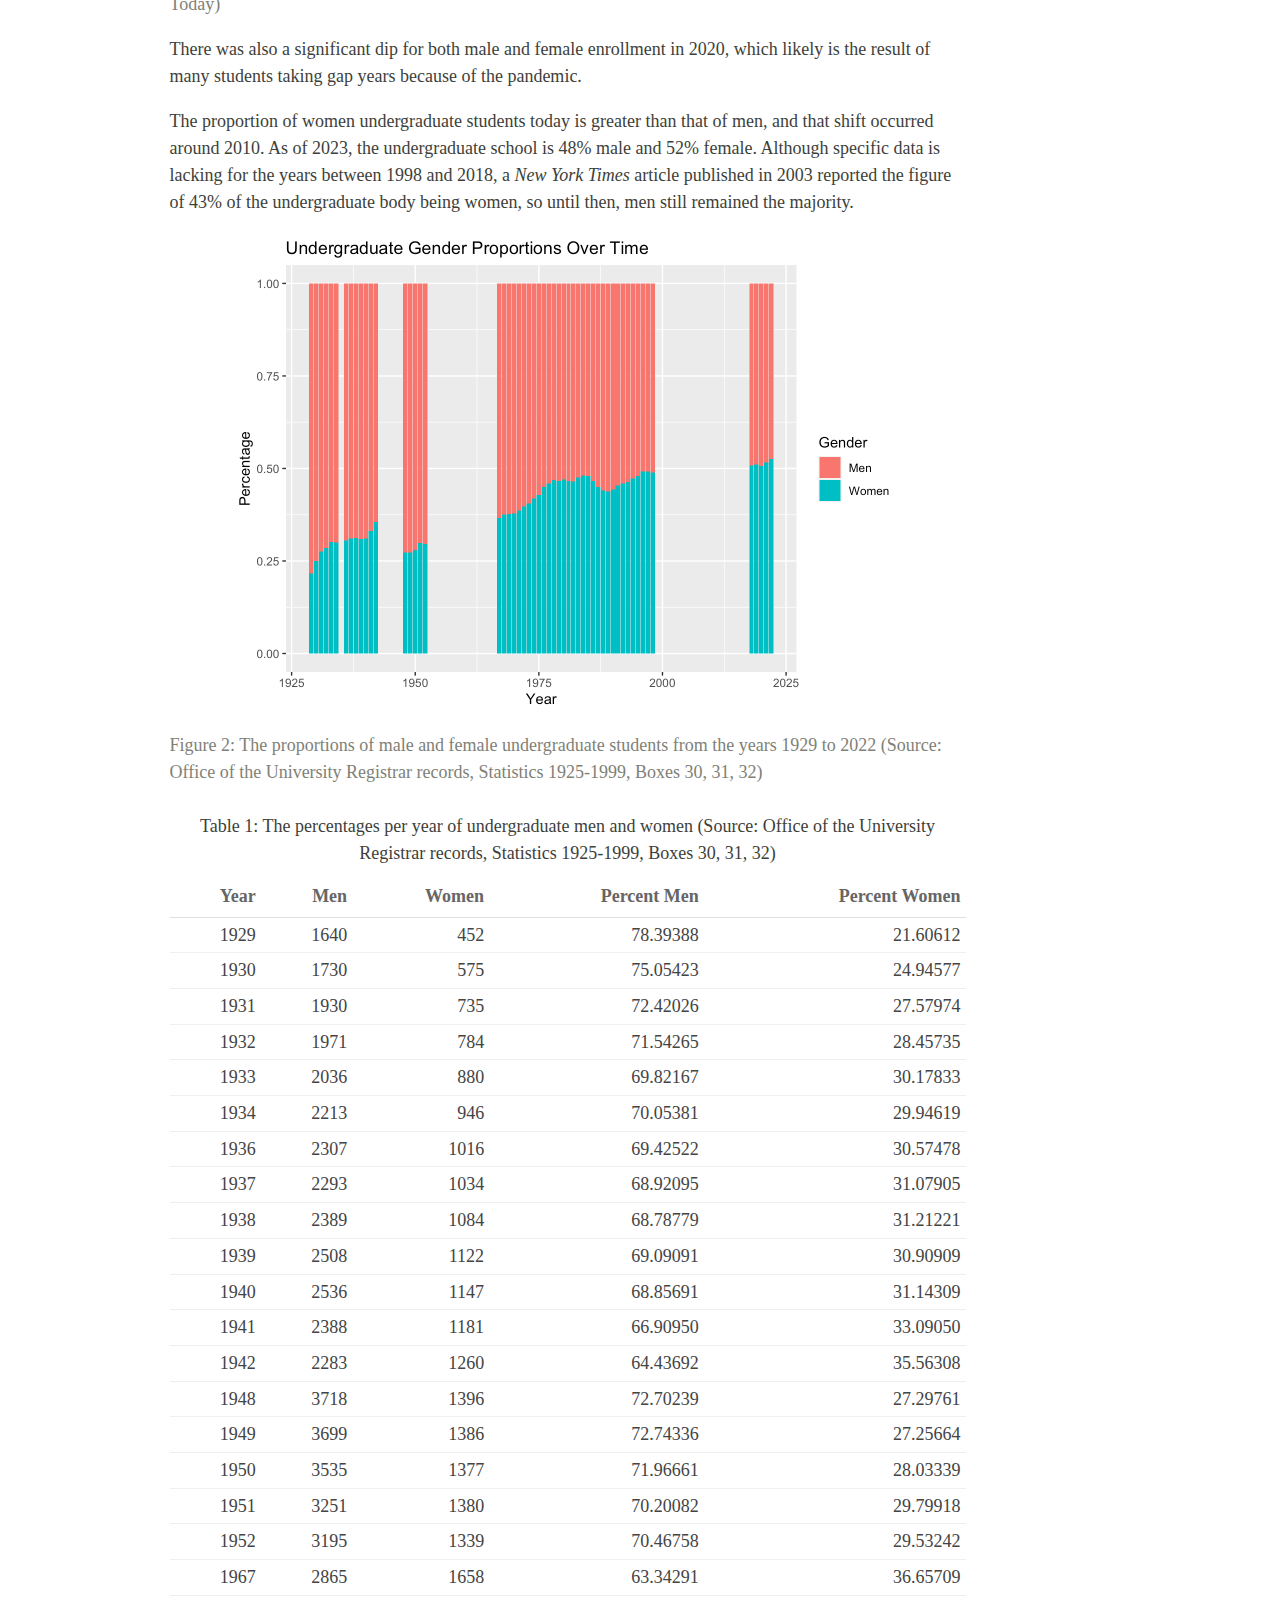
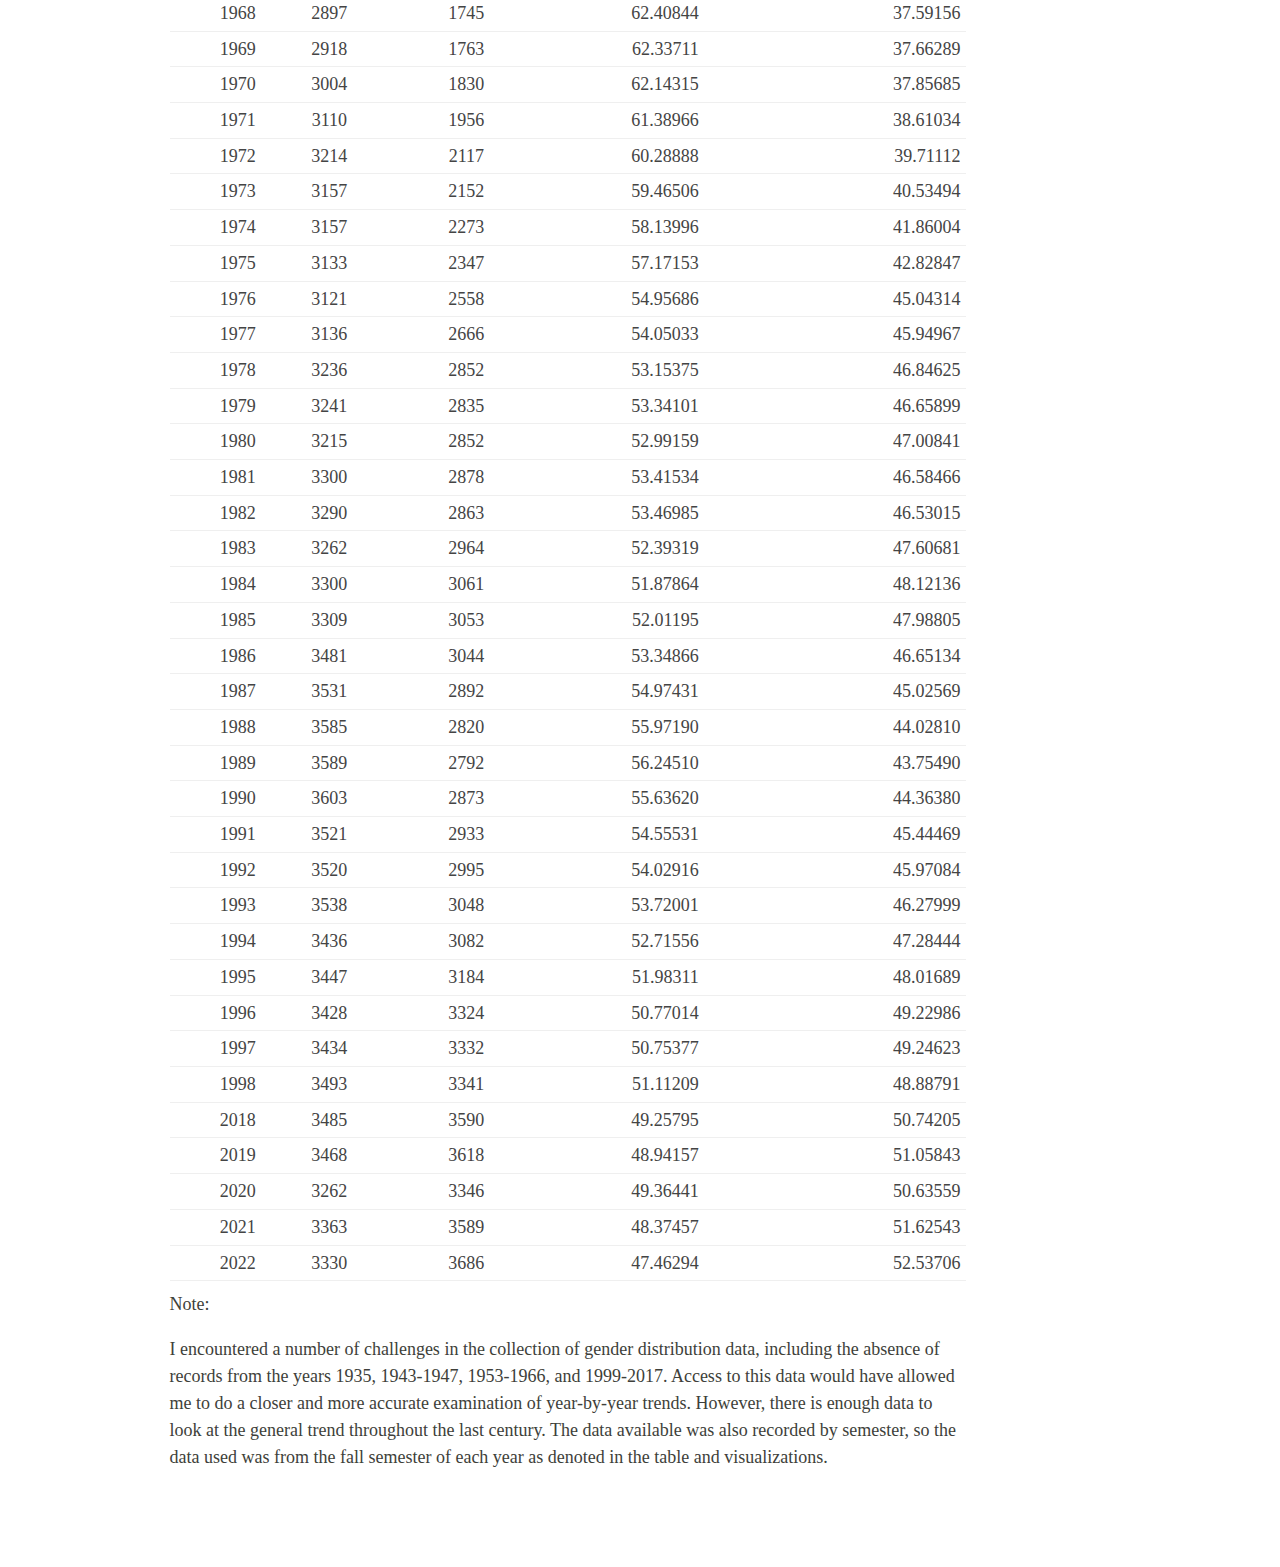
<file: docs/gender.html>
<!DOCTYPE html>
<html xmlns="http://www.w3.org/1999/xhtml" lang="en" xml:lang="en"><head>

<meta charset="utf-8">
<meta name="generator" content="quarto-1.2.335">

<meta name="viewport" content="width=device-width, initial-scale=1.0, user-scalable=yes">


<title>Duke Students by the Numbers - Gender Distribution</title>
<style>
code{white-space: pre-wrap;}
span.smallcaps{font-variant: small-caps;}
div.columns{display: flex; gap: min(4vw, 1.5em);}
div.column{flex: auto; overflow-x: auto;}
div.hanging-indent{margin-left: 1.5em; text-indent: -1.5em;}
ul.task-list{list-style: none;}
ul.task-list li input[type="checkbox"] {
  width: 0.8em;
  margin: 0 0.8em 0.2em -1.6em;
  vertical-align: middle;
}
</style>


<script src="site_libs/quarto-nav/quarto-nav.js"></script>
<script src="site_libs/quarto-nav/headroom.min.js"></script>
<script src="site_libs/clipboard/clipboard.min.js"></script>
<script src="site_libs/quarto-search/autocomplete.umd.js"></script>
<script src="site_libs/quarto-search/fuse.min.js"></script>
<script src="site_libs/quarto-search/quarto-search.js"></script>
<meta name="quarto:offset" content="./">
<script src="site_libs/quarto-html/quarto.js"></script>
<script src="site_libs/quarto-html/popper.min.js"></script>
<script src="site_libs/quarto-html/tippy.umd.min.js"></script>
<script src="site_libs/quarto-html/anchor.min.js"></script>
<link href="site_libs/quarto-html/tippy.css" rel="stylesheet">
<link href="site_libs/quarto-html/quarto-syntax-highlighting.css" rel="stylesheet" id="quarto-text-highlighting-styles">
<script src="site_libs/bootstrap/bootstrap.min.js"></script>
<link href="site_libs/bootstrap/bootstrap-icons.css" rel="stylesheet">
<link href="site_libs/bootstrap/bootstrap.min.css" rel="stylesheet" id="quarto-bootstrap" data-mode="light">
<script id="quarto-search-options" type="application/json">{
  "location": "navbar",
  "copy-button": false,
  "collapse-after": 3,
  "panel-placement": "end",
  "type": "overlay",
  "limit": 20,
  "language": {
    "search-no-results-text": "No results",
    "search-matching-documents-text": "matching documents",
    "search-copy-link-title": "Copy link to search",
    "search-hide-matches-text": "Hide additional matches",
    "search-more-match-text": "more match in this document",
    "search-more-matches-text": "more matches in this document",
    "search-clear-button-title": "Clear",
    "search-detached-cancel-button-title": "Cancel",
    "search-submit-button-title": "Submit"
  }
}</script>

<script src="site_libs/kePrint-0.0.1/kePrint.js"></script>
<link href="site_libs/lightable-0.0.1/lightable.css" rel="stylesheet">


</head>

<body class="nav-fixed">

<div id="quarto-search-results"></div>
  <header id="quarto-header" class="headroom fixed-top">
    <nav class="navbar navbar-expand-lg navbar-dark ">
      <div class="navbar-container container-fluid">
      <div class="navbar-brand-container">
    <a class="navbar-brand" href="./index.html">
    <span class="navbar-title">Duke Students by the Numbers</span>
    </a>
  </div>
          <button class="navbar-toggler" type="button" data-bs-toggle="collapse" data-bs-target="#navbarCollapse" aria-controls="navbarCollapse" aria-expanded="false" aria-label="Toggle navigation" onclick="if (window.quartoToggleHeadroom) { window.quartoToggleHeadroom(); }">
  <span class="navbar-toggler-icon"></span>
</button>
          <div class="collapse navbar-collapse" id="navbarCollapse">
            <ul class="navbar-nav navbar-nav-scroll me-auto">
  <li class="nav-item">
    <a class="nav-link" href="./index.html">
 <span class="menu-text">Home</span></a>
  </li>  
  <li class="nav-item">
    <a class="nav-link active" href="./gender.html" aria-current="page">
 <span class="menu-text">Gender Distribution</span></a>
  </li>  
  <li class="nav-item">
    <a class="nav-link" href="./enrollment.html">
 <span class="menu-text">Enrollment Distribution</span></a>
  </li>  
  <li class="nav-item">
    <a class="nav-link" href="./department.html">
 <span class="menu-text">Department Distribution</span></a>
  </li>  
  <li class="nav-item">
    <a class="nav-link" href="./geographical.html">
 <span class="menu-text">Geographical Distribution</span></a>
  </li>  
  <li class="nav-item">
    <a class="nav-link" href="./sources.html">
 <span class="menu-text">Sources</span></a>
  </li>  
</ul>
              <div class="quarto-toggle-container">
                  <a href="" class="quarto-reader-toggle nav-link" onclick="window.quartoToggleReader(); return false;" title="Toggle reader mode">
  <div class="quarto-reader-toggle-btn">
  <i class="bi"></i>
  </div>
</a>
              </div>
              <div id="quarto-search" class="" title="Search"></div>
          </div> <!-- /navcollapse -->
      </div> <!-- /container-fluid -->
    </nav>
</header>
<!-- content -->
<div id="quarto-content" class="quarto-container page-columns page-rows-contents page-layout-article page-navbar">
<!-- sidebar -->
<!-- margin-sidebar -->
    <div id="quarto-margin-sidebar" class="sidebar margin-sidebar">
        
    </div>
<!-- main -->
<main class="content" id="quarto-document-content">

<header id="title-block-header" class="quarto-title-block default">
<div class="quarto-title">
<h1 class="title">Gender Distribution</h1>
</div>



<div class="quarto-title-meta">

    
  
    
  </div>
  

</header>

<p>Let’s examine the distributions of male and female undergraduate students at Duke University throughout the last century, using data on male and female students collected from the fall semesters for various years between 1929 and 2022. How have these distributions changed over time, and what has Duke done to facilitate these changes?</p>
<p>When Duke University, then known as Trinity College, first opened in 1838, it was a small preparatory school for young men only. In a letter dated December 5, 1896, after Trinity College’s move to Durham, benefactor Washington Duke wrote to president John C. Kilgo pledging $100,000 to Trinity College for endowment provided the college <a href="https://library.duke.edu/rubenstein/uarchives/history/articles/washington-duke-women">“will open its doors to women placing them on an equal footing with men.”</a> This act gained widespread acclaim and garnered increased support for womens’ rights and education.</p>
<p>When the college opened in Durham in 1892, a vote by the Board of Trustees’ formally allowed women to enroll, but as day students only. There were four women enrolled then, and three of them were the daughters of faculty. These women were about to graduate at the time of Washington Duke’s gift, but the funds went to building a new womens’ dormitory, which dramatically increased interested in the school for female students. The new dormitory was proudly named Mary Duke Building, in honor of Washington Duke’s only daughter, Mary Duke.</p>
<p>The Woman’s College was established in 1930 with the completion of the construction of East Campus, while West Campus was home to the men’s Trinity College. Classes for women were held separately from those for men, and mostly on East Campus. Over time, interest in coeducation grew, and eventually, the two schools were merged in 1972.</p>
<div class="quarto-figure quarto-figure-center">
<figure class="figure">
<p><img src="images/2312300399_cb44a3007d_o.jpg" class="img-fluid figure-img"></p>
<p></p><figcaption class="figure-caption">Baldwin Auditorium, originally named Woman’s College Auditorium, renamed after Dean Alice Baldwin in 1968. (Source: Duke University Archives Flickr)</figcaption><p></p>
</figure>
</div>
<div class="cell">

</div>
<div class="cell">

</div>
<div class="cell">

</div>
<div class="cell">
<div class="cell-output-display">
<div id="fig-genderyear" class="quarto-figure quarto-figure-center anchored">
<figure class="figure">
<p><img src="gender_files/figure-html/fig-genderyear-1.png" class="img-fluid figure-img" width="672"></p>
<p></p><figcaption class="figure-caption">Figure&nbsp;1: The number of male and female undergraduate students from the years 1929 to 2022 (Source: Office of the University Registrar records, Statistics 1925-1999, Boxes 30, 31, 32)</figcaption><p></p>
</figure>
</div>
</div>
</div>
<p>Looking at the scatterplot in <a href="#fig-genderyear">Figure&nbsp;1</a>, we can clearly see the increase in enrollment for both undergraduate men and women over time; however, the rate of increase for women is greater than that for men. Due to gaps in raw data, there are periods of time in which the year-to-year changes are generalized, such as during the 1960s and 2000s. However, it is still apparent that there was a general upward trend.</p>
<p>There was a significant spike in male enrollment from 1948-1952. The end of World War II brought a flood of returning veterans to America’s universities, with veterans accounting for about 70% of all male enrollment in the years after V-J Day. The Servicemen’s Readjustment Act, or the G.I. Bill, was signed into law by President Franklin D. Roosevelt on June 22, 1944. This bill provided World War II veterans the funding for college education, housing, and unemployment insurance. This extended a world of educational opportunities to millions of veterans.</p>
<blockquote class="blockquote">
<h5 id="after-world-war-ii-american-higher-education-rapidly-expanded-and-became-an-engine-of-opportunity-and-a-model-for-the-world.---william-g.-tierney-inside-higher-ed" class="anchored">“After World War II, American higher education rapidly expanded and became an engine of opportunity and a model for the world.” - William G. Tierney, <em>Inside Higher Ed</em></h5>
</blockquote>
<p>According to <em>Duke Today</em>, during the 1940s, “student ranks grew with an influx of women and soldiers who planned to aid the country’s efforts by furthering their education” (Tierney). Additionally, “during wartime, Duke’s Women’s College increased admissions, allowing students like Marie Foote and Muriel Theodorsen to become the first two women to earn engineering degrees from Duke” (Tierney). Other programs, such as the Economics, Medicine, and Divinity, experienced a jump in female enrollment as well.</p>
<div class="quarto-figure quarto-figure-center">
<figure class="figure">
<p><img src="images/veterans.jpeg" class="img-fluid figure-img"></p>
<p></p><figcaption class="figure-caption">Members of Duke’s Navy College Training Program sit on Duke’s Chapel steps on D-Day (June 6, 1944), as they read about the Invasion of Normandy from the Durham Morning Herald newspaper. (Source: Duke Today)</figcaption><p></p>
</figure>
</div>
<p>There was also a significant dip for both male and female enrollment in 2020, which likely is the result of many students taking gap years because of the pandemic.</p>
<p>The proportion of women undergraduate students today is greater than that of men, and that shift occurred around 2010. As of 2023, the undergraduate school is 48% male and 52% female. Although specific data is lacking for the years between 1998 and 2018, a <em>New York Times</em> article published in 2003 reported the figure of 43% of the undergraduate body being women, so until then, men still remained the majority.</p>
<div class="cell">
<div class="cell-output-display">
<div id="fig-genderpercent" class="quarto-figure quarto-figure-center anchored">
<figure class="figure">
<p><img src="gender_files/figure-html/fig-genderpercent-1.png" class="img-fluid figure-img" width="672"></p>
<p></p><figcaption class="figure-caption">Figure&nbsp;2: The proportions of male and female undergraduate students from the years 1929 to 2022 (Source: Office of the University Registrar records, Statistics 1925-1999, Boxes 30, 31, 32)</figcaption><p></p>
</figure>
</div>
</div>
</div>
<div class="cell">
<div class="cell-output-display">
<div id="tbl-genderpercent" class="anchored">

<table class=" lightable-paper lightable-hover" style="font-family: striped; margin-left: auto; margin-right: auto;"><caption>Table&nbsp;1:  The percentages per year of undergraduate men and women (Source: Office of the University Registrar records, Statistics 1925-1999, Boxes 30, 31, 32) </caption>
 <thead>
  <tr>
   <th style="text-align:right;"> Year </th>
   <th style="text-align:right;"> Men </th>
   <th style="text-align:right;"> Women </th>
   <th style="text-align:right;"> Percent Men </th>
   <th style="text-align:right;"> Percent Women </th>
  </tr>
 </thead>
<tbody>
  <tr>
   <td style="text-align:right;"> 1929 </td>
   <td style="text-align:right;"> 1640 </td>
   <td style="text-align:right;"> 452 </td>
   <td style="text-align:right;"> 78.39388 </td>
   <td style="text-align:right;"> 21.60612 </td>
  </tr>
  <tr>
   <td style="text-align:right;"> 1930 </td>
   <td style="text-align:right;"> 1730 </td>
   <td style="text-align:right;"> 575 </td>
   <td style="text-align:right;"> 75.05423 </td>
   <td style="text-align:right;"> 24.94577 </td>
  </tr>
  <tr>
   <td style="text-align:right;"> 1931 </td>
   <td style="text-align:right;"> 1930 </td>
   <td style="text-align:right;"> 735 </td>
   <td style="text-align:right;"> 72.42026 </td>
   <td style="text-align:right;"> 27.57974 </td>
  </tr>
  <tr>
   <td style="text-align:right;"> 1932 </td>
   <td style="text-align:right;"> 1971 </td>
   <td style="text-align:right;"> 784 </td>
   <td style="text-align:right;"> 71.54265 </td>
   <td style="text-align:right;"> 28.45735 </td>
  </tr>
  <tr>
   <td style="text-align:right;"> 1933 </td>
   <td style="text-align:right;"> 2036 </td>
   <td style="text-align:right;"> 880 </td>
   <td style="text-align:right;"> 69.82167 </td>
   <td style="text-align:right;"> 30.17833 </td>
  </tr>
  <tr>
   <td style="text-align:right;"> 1934 </td>
   <td style="text-align:right;"> 2213 </td>
   <td style="text-align:right;"> 946 </td>
   <td style="text-align:right;"> 70.05381 </td>
   <td style="text-align:right;"> 29.94619 </td>
  </tr>
  <tr>
   <td style="text-align:right;"> 1936 </td>
   <td style="text-align:right;"> 2307 </td>
   <td style="text-align:right;"> 1016 </td>
   <td style="text-align:right;"> 69.42522 </td>
   <td style="text-align:right;"> 30.57478 </td>
  </tr>
  <tr>
   <td style="text-align:right;"> 1937 </td>
   <td style="text-align:right;"> 2293 </td>
   <td style="text-align:right;"> 1034 </td>
   <td style="text-align:right;"> 68.92095 </td>
   <td style="text-align:right;"> 31.07905 </td>
  </tr>
  <tr>
   <td style="text-align:right;"> 1938 </td>
   <td style="text-align:right;"> 2389 </td>
   <td style="text-align:right;"> 1084 </td>
   <td style="text-align:right;"> 68.78779 </td>
   <td style="text-align:right;"> 31.21221 </td>
  </tr>
  <tr>
   <td style="text-align:right;"> 1939 </td>
   <td style="text-align:right;"> 2508 </td>
   <td style="text-align:right;"> 1122 </td>
   <td style="text-align:right;"> 69.09091 </td>
   <td style="text-align:right;"> 30.90909 </td>
  </tr>
  <tr>
   <td style="text-align:right;"> 1940 </td>
   <td style="text-align:right;"> 2536 </td>
   <td style="text-align:right;"> 1147 </td>
   <td style="text-align:right;"> 68.85691 </td>
   <td style="text-align:right;"> 31.14309 </td>
  </tr>
  <tr>
   <td style="text-align:right;"> 1941 </td>
   <td style="text-align:right;"> 2388 </td>
   <td style="text-align:right;"> 1181 </td>
   <td style="text-align:right;"> 66.90950 </td>
   <td style="text-align:right;"> 33.09050 </td>
  </tr>
  <tr>
   <td style="text-align:right;"> 1942 </td>
   <td style="text-align:right;"> 2283 </td>
   <td style="text-align:right;"> 1260 </td>
   <td style="text-align:right;"> 64.43692 </td>
   <td style="text-align:right;"> 35.56308 </td>
  </tr>
  <tr>
   <td style="text-align:right;"> 1948 </td>
   <td style="text-align:right;"> 3718 </td>
   <td style="text-align:right;"> 1396 </td>
   <td style="text-align:right;"> 72.70239 </td>
   <td style="text-align:right;"> 27.29761 </td>
  </tr>
  <tr>
   <td style="text-align:right;"> 1949 </td>
   <td style="text-align:right;"> 3699 </td>
   <td style="text-align:right;"> 1386 </td>
   <td style="text-align:right;"> 72.74336 </td>
   <td style="text-align:right;"> 27.25664 </td>
  </tr>
  <tr>
   <td style="text-align:right;"> 1950 </td>
   <td style="text-align:right;"> 3535 </td>
   <td style="text-align:right;"> 1377 </td>
   <td style="text-align:right;"> 71.96661 </td>
   <td style="text-align:right;"> 28.03339 </td>
  </tr>
  <tr>
   <td style="text-align:right;"> 1951 </td>
   <td style="text-align:right;"> 3251 </td>
   <td style="text-align:right;"> 1380 </td>
   <td style="text-align:right;"> 70.20082 </td>
   <td style="text-align:right;"> 29.79918 </td>
  </tr>
  <tr>
   <td style="text-align:right;"> 1952 </td>
   <td style="text-align:right;"> 3195 </td>
   <td style="text-align:right;"> 1339 </td>
   <td style="text-align:right;"> 70.46758 </td>
   <td style="text-align:right;"> 29.53242 </td>
  </tr>
  <tr>
   <td style="text-align:right;"> 1967 </td>
   <td style="text-align:right;"> 2865 </td>
   <td style="text-align:right;"> 1658 </td>
   <td style="text-align:right;"> 63.34291 </td>
   <td style="text-align:right;"> 36.65709 </td>
  </tr>
  <tr>
   <td style="text-align:right;"> 1968 </td>
   <td style="text-align:right;"> 2897 </td>
   <td style="text-align:right;"> 1745 </td>
   <td style="text-align:right;"> 62.40844 </td>
   <td style="text-align:right;"> 37.59156 </td>
  </tr>
  <tr>
   <td style="text-align:right;"> 1969 </td>
   <td style="text-align:right;"> 2918 </td>
   <td style="text-align:right;"> 1763 </td>
   <td style="text-align:right;"> 62.33711 </td>
   <td style="text-align:right;"> 37.66289 </td>
  </tr>
  <tr>
   <td style="text-align:right;"> 1970 </td>
   <td style="text-align:right;"> 3004 </td>
   <td style="text-align:right;"> 1830 </td>
   <td style="text-align:right;"> 62.14315 </td>
   <td style="text-align:right;"> 37.85685 </td>
  </tr>
  <tr>
   <td style="text-align:right;"> 1971 </td>
   <td style="text-align:right;"> 3110 </td>
   <td style="text-align:right;"> 1956 </td>
   <td style="text-align:right;"> 61.38966 </td>
   <td style="text-align:right;"> 38.61034 </td>
  </tr>
  <tr>
   <td style="text-align:right;"> 1972 </td>
   <td style="text-align:right;"> 3214 </td>
   <td style="text-align:right;"> 2117 </td>
   <td style="text-align:right;"> 60.28888 </td>
   <td style="text-align:right;"> 39.71112 </td>
  </tr>
  <tr>
   <td style="text-align:right;"> 1973 </td>
   <td style="text-align:right;"> 3157 </td>
   <td style="text-align:right;"> 2152 </td>
   <td style="text-align:right;"> 59.46506 </td>
   <td style="text-align:right;"> 40.53494 </td>
  </tr>
  <tr>
   <td style="text-align:right;"> 1974 </td>
   <td style="text-align:right;"> 3157 </td>
   <td style="text-align:right;"> 2273 </td>
   <td style="text-align:right;"> 58.13996 </td>
   <td style="text-align:right;"> 41.86004 </td>
  </tr>
  <tr>
   <td style="text-align:right;"> 1975 </td>
   <td style="text-align:right;"> 3133 </td>
   <td style="text-align:right;"> 2347 </td>
   <td style="text-align:right;"> 57.17153 </td>
   <td style="text-align:right;"> 42.82847 </td>
  </tr>
  <tr>
   <td style="text-align:right;"> 1976 </td>
   <td style="text-align:right;"> 3121 </td>
   <td style="text-align:right;"> 2558 </td>
   <td style="text-align:right;"> 54.95686 </td>
   <td style="text-align:right;"> 45.04314 </td>
  </tr>
  <tr>
   <td style="text-align:right;"> 1977 </td>
   <td style="text-align:right;"> 3136 </td>
   <td style="text-align:right;"> 2666 </td>
   <td style="text-align:right;"> 54.05033 </td>
   <td style="text-align:right;"> 45.94967 </td>
  </tr>
  <tr>
   <td style="text-align:right;"> 1978 </td>
   <td style="text-align:right;"> 3236 </td>
   <td style="text-align:right;"> 2852 </td>
   <td style="text-align:right;"> 53.15375 </td>
   <td style="text-align:right;"> 46.84625 </td>
  </tr>
  <tr>
   <td style="text-align:right;"> 1979 </td>
   <td style="text-align:right;"> 3241 </td>
   <td style="text-align:right;"> 2835 </td>
   <td style="text-align:right;"> 53.34101 </td>
   <td style="text-align:right;"> 46.65899 </td>
  </tr>
  <tr>
   <td style="text-align:right;"> 1980 </td>
   <td style="text-align:right;"> 3215 </td>
   <td style="text-align:right;"> 2852 </td>
   <td style="text-align:right;"> 52.99159 </td>
   <td style="text-align:right;"> 47.00841 </td>
  </tr>
  <tr>
   <td style="text-align:right;"> 1981 </td>
   <td style="text-align:right;"> 3300 </td>
   <td style="text-align:right;"> 2878 </td>
   <td style="text-align:right;"> 53.41534 </td>
   <td style="text-align:right;"> 46.58466 </td>
  </tr>
  <tr>
   <td style="text-align:right;"> 1982 </td>
   <td style="text-align:right;"> 3290 </td>
   <td style="text-align:right;"> 2863 </td>
   <td style="text-align:right;"> 53.46985 </td>
   <td style="text-align:right;"> 46.53015 </td>
  </tr>
  <tr>
   <td style="text-align:right;"> 1983 </td>
   <td style="text-align:right;"> 3262 </td>
   <td style="text-align:right;"> 2964 </td>
   <td style="text-align:right;"> 52.39319 </td>
   <td style="text-align:right;"> 47.60681 </td>
  </tr>
  <tr>
   <td style="text-align:right;"> 1984 </td>
   <td style="text-align:right;"> 3300 </td>
   <td style="text-align:right;"> 3061 </td>
   <td style="text-align:right;"> 51.87864 </td>
   <td style="text-align:right;"> 48.12136 </td>
  </tr>
  <tr>
   <td style="text-align:right;"> 1985 </td>
   <td style="text-align:right;"> 3309 </td>
   <td style="text-align:right;"> 3053 </td>
   <td style="text-align:right;"> 52.01195 </td>
   <td style="text-align:right;"> 47.98805 </td>
  </tr>
  <tr>
   <td style="text-align:right;"> 1986 </td>
   <td style="text-align:right;"> 3481 </td>
   <td style="text-align:right;"> 3044 </td>
   <td style="text-align:right;"> 53.34866 </td>
   <td style="text-align:right;"> 46.65134 </td>
  </tr>
  <tr>
   <td style="text-align:right;"> 1987 </td>
   <td style="text-align:right;"> 3531 </td>
   <td style="text-align:right;"> 2892 </td>
   <td style="text-align:right;"> 54.97431 </td>
   <td style="text-align:right;"> 45.02569 </td>
  </tr>
  <tr>
   <td style="text-align:right;"> 1988 </td>
   <td style="text-align:right;"> 3585 </td>
   <td style="text-align:right;"> 2820 </td>
   <td style="text-align:right;"> 55.97190 </td>
   <td style="text-align:right;"> 44.02810 </td>
  </tr>
  <tr>
   <td style="text-align:right;"> 1989 </td>
   <td style="text-align:right;"> 3589 </td>
   <td style="text-align:right;"> 2792 </td>
   <td style="text-align:right;"> 56.24510 </td>
   <td style="text-align:right;"> 43.75490 </td>
  </tr>
  <tr>
   <td style="text-align:right;"> 1990 </td>
   <td style="text-align:right;"> 3603 </td>
   <td style="text-align:right;"> 2873 </td>
   <td style="text-align:right;"> 55.63620 </td>
   <td style="text-align:right;"> 44.36380 </td>
  </tr>
  <tr>
   <td style="text-align:right;"> 1991 </td>
   <td style="text-align:right;"> 3521 </td>
   <td style="text-align:right;"> 2933 </td>
   <td style="text-align:right;"> 54.55531 </td>
   <td style="text-align:right;"> 45.44469 </td>
  </tr>
  <tr>
   <td style="text-align:right;"> 1992 </td>
   <td style="text-align:right;"> 3520 </td>
   <td style="text-align:right;"> 2995 </td>
   <td style="text-align:right;"> 54.02916 </td>
   <td style="text-align:right;"> 45.97084 </td>
  </tr>
  <tr>
   <td style="text-align:right;"> 1993 </td>
   <td style="text-align:right;"> 3538 </td>
   <td style="text-align:right;"> 3048 </td>
   <td style="text-align:right;"> 53.72001 </td>
   <td style="text-align:right;"> 46.27999 </td>
  </tr>
  <tr>
   <td style="text-align:right;"> 1994 </td>
   <td style="text-align:right;"> 3436 </td>
   <td style="text-align:right;"> 3082 </td>
   <td style="text-align:right;"> 52.71556 </td>
   <td style="text-align:right;"> 47.28444 </td>
  </tr>
  <tr>
   <td style="text-align:right;"> 1995 </td>
   <td style="text-align:right;"> 3447 </td>
   <td style="text-align:right;"> 3184 </td>
   <td style="text-align:right;"> 51.98311 </td>
   <td style="text-align:right;"> 48.01689 </td>
  </tr>
  <tr>
   <td style="text-align:right;"> 1996 </td>
   <td style="text-align:right;"> 3428 </td>
   <td style="text-align:right;"> 3324 </td>
   <td style="text-align:right;"> 50.77014 </td>
   <td style="text-align:right;"> 49.22986 </td>
  </tr>
  <tr>
   <td style="text-align:right;"> 1997 </td>
   <td style="text-align:right;"> 3434 </td>
   <td style="text-align:right;"> 3332 </td>
   <td style="text-align:right;"> 50.75377 </td>
   <td style="text-align:right;"> 49.24623 </td>
  </tr>
  <tr>
   <td style="text-align:right;"> 1998 </td>
   <td style="text-align:right;"> 3493 </td>
   <td style="text-align:right;"> 3341 </td>
   <td style="text-align:right;"> 51.11209 </td>
   <td style="text-align:right;"> 48.88791 </td>
  </tr>
  <tr>
   <td style="text-align:right;"> 2018 </td>
   <td style="text-align:right;"> 3485 </td>
   <td style="text-align:right;"> 3590 </td>
   <td style="text-align:right;"> 49.25795 </td>
   <td style="text-align:right;"> 50.74205 </td>
  </tr>
  <tr>
   <td style="text-align:right;"> 2019 </td>
   <td style="text-align:right;"> 3468 </td>
   <td style="text-align:right;"> 3618 </td>
   <td style="text-align:right;"> 48.94157 </td>
   <td style="text-align:right;"> 51.05843 </td>
  </tr>
  <tr>
   <td style="text-align:right;"> 2020 </td>
   <td style="text-align:right;"> 3262 </td>
   <td style="text-align:right;"> 3346 </td>
   <td style="text-align:right;"> 49.36441 </td>
   <td style="text-align:right;"> 50.63559 </td>
  </tr>
  <tr>
   <td style="text-align:right;"> 2021 </td>
   <td style="text-align:right;"> 3363 </td>
   <td style="text-align:right;"> 3589 </td>
   <td style="text-align:right;"> 48.37457 </td>
   <td style="text-align:right;"> 51.62543 </td>
  </tr>
  <tr>
   <td style="text-align:right;"> 2022 </td>
   <td style="text-align:right;"> 3330 </td>
   <td style="text-align:right;"> 3686 </td>
   <td style="text-align:right;"> 47.46294 </td>
   <td style="text-align:right;"> 52.53706 </td>
  </tr>
</tbody>
</table>

</div>
</div>
</div>
<p>Note:</p>
<p>I encountered a number of challenges in the collection of gender distribution data, including the absence of records from the years 1935, 1943-1947, 1953-1966, and 1999-2017. Access to this data would have allowed me to do a closer and more accurate examination of year-by-year trends. However, there is enough data to look at the general trend throughout the last century. The data available was also recorded by semester, so the data used was from the fall semester of each year as denoted in the table and visualizations.</p>



</main> <!-- /main -->
<script id="quarto-html-after-body" type="application/javascript">
window.document.addEventListener("DOMContentLoaded", function (event) {
  const toggleBodyColorMode = (bsSheetEl) => {
    const mode = bsSheetEl.getAttribute("data-mode");
    const bodyEl = window.document.querySelector("body");
    if (mode === "dark") {
      bodyEl.classList.add("quarto-dark");
      bodyEl.classList.remove("quarto-light");
    } else {
      bodyEl.classList.add("quarto-light");
      bodyEl.classList.remove("quarto-dark");
    }
  }
  const toggleBodyColorPrimary = () => {
    const bsSheetEl = window.document.querySelector("link#quarto-bootstrap");
    if (bsSheetEl) {
      toggleBodyColorMode(bsSheetEl);
    }
  }
  toggleBodyColorPrimary();  
  const icon = "";
  const anchorJS = new window.AnchorJS();
  anchorJS.options = {
    placement: 'right',
    icon: icon
  };
  anchorJS.add('.anchored');
  const clipboard = new window.ClipboardJS('.code-copy-button', {
    target: function(trigger) {
      return trigger.previousElementSibling;
    }
  });
  clipboard.on('success', function(e) {
    // button target
    const button = e.trigger;
    // don't keep focus
    button.blur();
    // flash "checked"
    button.classList.add('code-copy-button-checked');
    var currentTitle = button.getAttribute("title");
    button.setAttribute("title", "Copied!");
    let tooltip;
    if (window.bootstrap) {
      button.setAttribute("data-bs-toggle", "tooltip");
      button.setAttribute("data-bs-placement", "left");
      button.setAttribute("data-bs-title", "Copied!");
      tooltip = new bootstrap.Tooltip(button, 
        { trigger: "manual", 
          customClass: "code-copy-button-tooltip",
          offset: [0, -8]});
      tooltip.show();    
    }
    setTimeout(function() {
      if (tooltip) {
        tooltip.hide();
        button.removeAttribute("data-bs-title");
        button.removeAttribute("data-bs-toggle");
        button.removeAttribute("data-bs-placement");
      }
      button.setAttribute("title", currentTitle);
      button.classList.remove('code-copy-button-checked');
    }, 1000);
    // clear code selection
    e.clearSelection();
  });
  function tippyHover(el, contentFn) {
    const config = {
      allowHTML: true,
      content: contentFn,
      maxWidth: 500,
      delay: 100,
      arrow: false,
      appendTo: function(el) {
          return el.parentElement;
      },
      interactive: true,
      interactiveBorder: 10,
      theme: 'quarto',
      placement: 'bottom-start'
    };
    window.tippy(el, config); 
  }
  const noterefs = window.document.querySelectorAll('a[role="doc-noteref"]');
  for (var i=0; i<noterefs.length; i++) {
    const ref = noterefs[i];
    tippyHover(ref, function() {
      // use id or data attribute instead here
      let href = ref.getAttribute('data-footnote-href') || ref.getAttribute('href');
      try { href = new URL(href).hash; } catch {}
      const id = href.replace(/^#\/?/, "");
      const note = window.document.getElementById(id);
      return note.innerHTML;
    });
  }
  const findCites = (el) => {
    const parentEl = el.parentElement;
    if (parentEl) {
      const cites = parentEl.dataset.cites;
      if (cites) {
        return {
          el,
          cites: cites.split(' ')
        };
      } else {
        return findCites(el.parentElement)
      }
    } else {
      return undefined;
    }
  };
  var bibliorefs = window.document.querySelectorAll('a[role="doc-biblioref"]');
  for (var i=0; i<bibliorefs.length; i++) {
    const ref = bibliorefs[i];
    const citeInfo = findCites(ref);
    if (citeInfo) {
      tippyHover(citeInfo.el, function() {
        var popup = window.document.createElement('div');
        citeInfo.cites.forEach(function(cite) {
          var citeDiv = window.document.createElement('div');
          citeDiv.classList.add('hanging-indent');
          citeDiv.classList.add('csl-entry');
          var biblioDiv = window.document.getElementById('ref-' + cite);
          if (biblioDiv) {
            citeDiv.innerHTML = biblioDiv.innerHTML;
          }
          popup.appendChild(citeDiv);
        });
        return popup.innerHTML;
      });
    }
  }
});
</script>
</div> <!-- /content -->



</body></html>
</file>
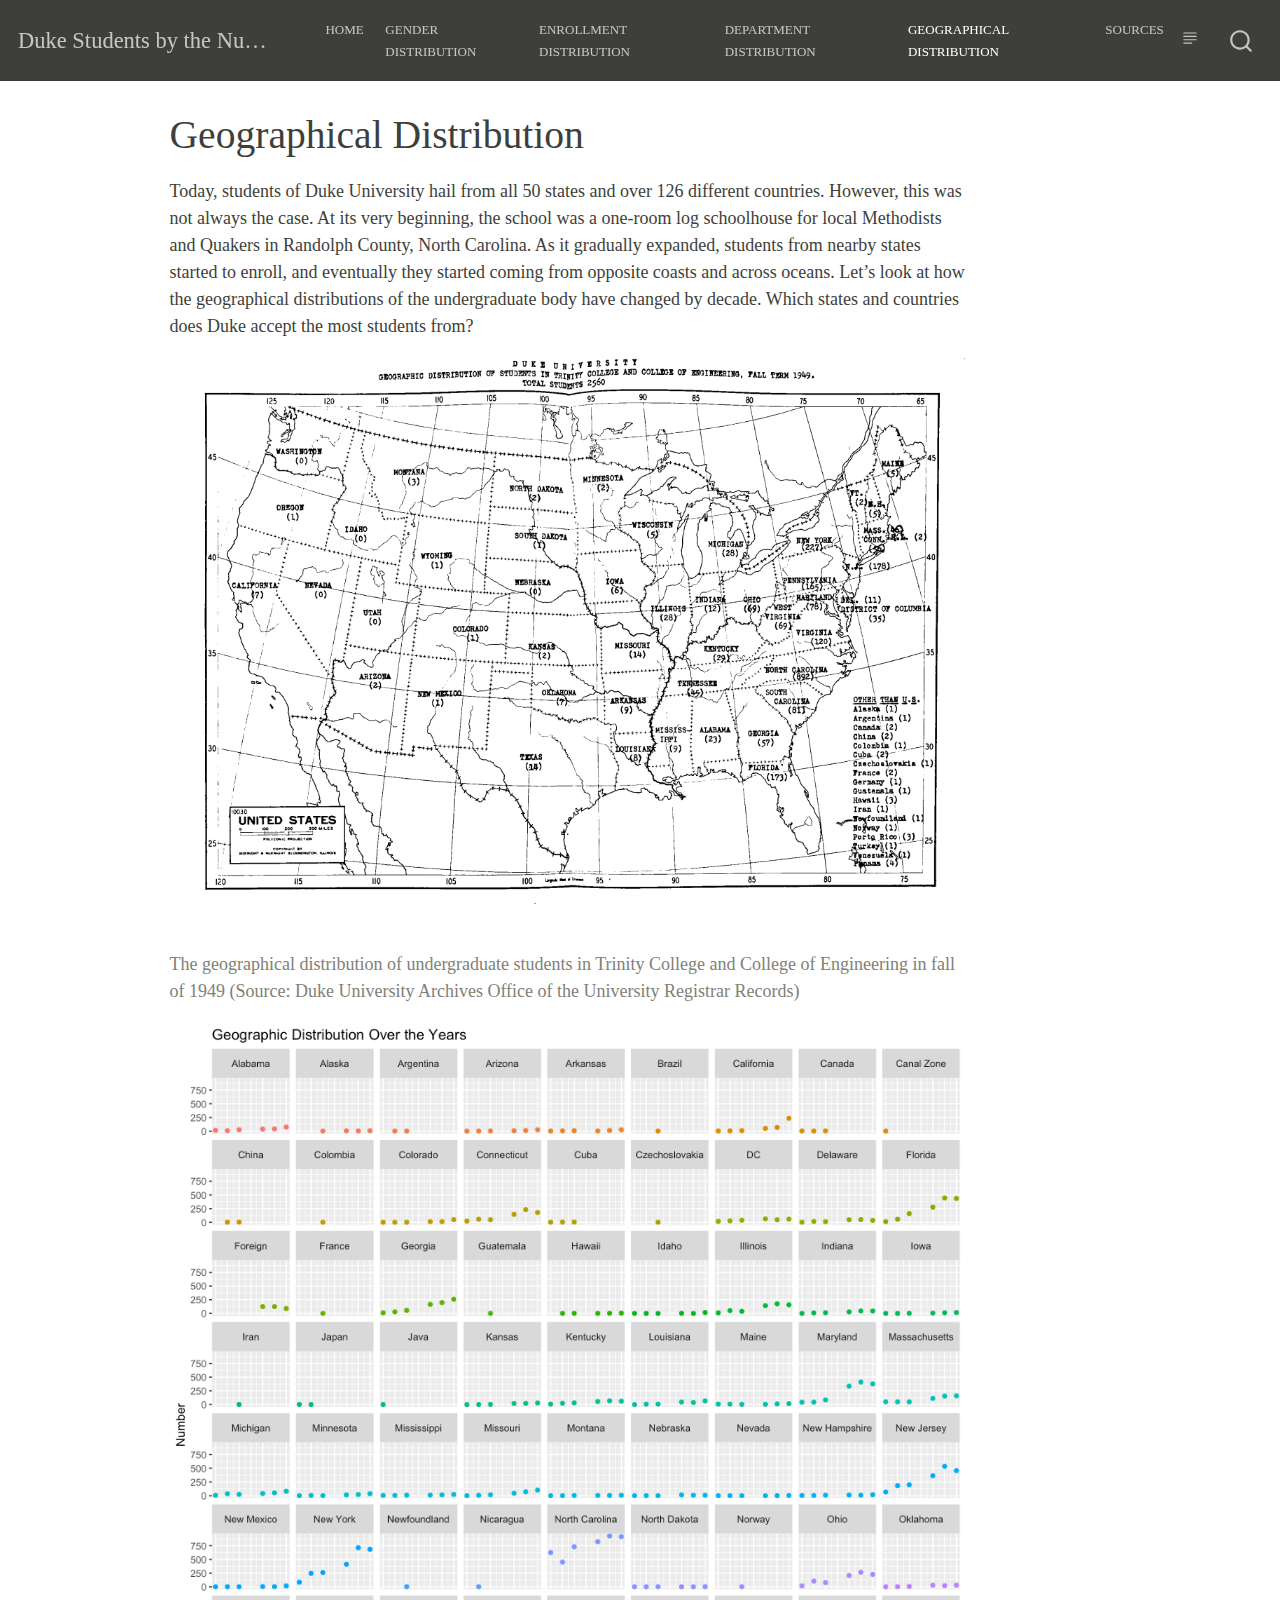
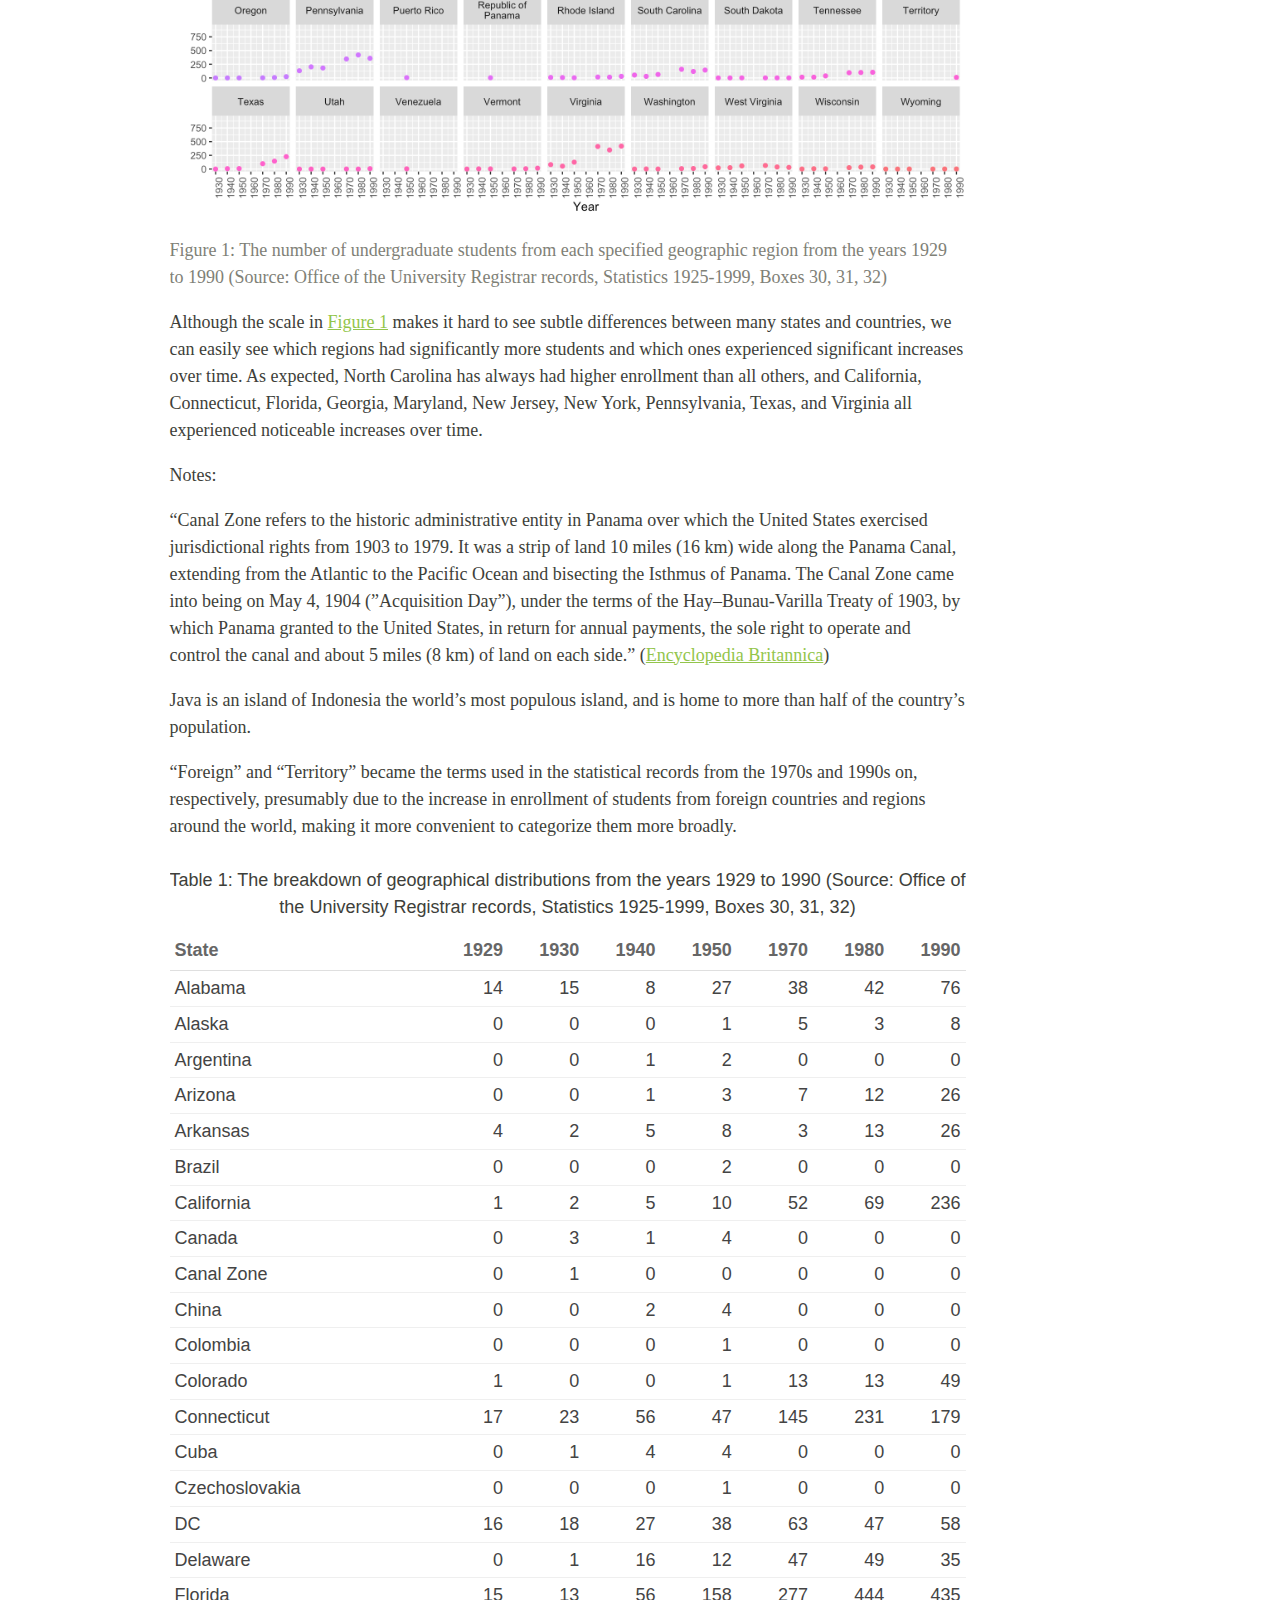
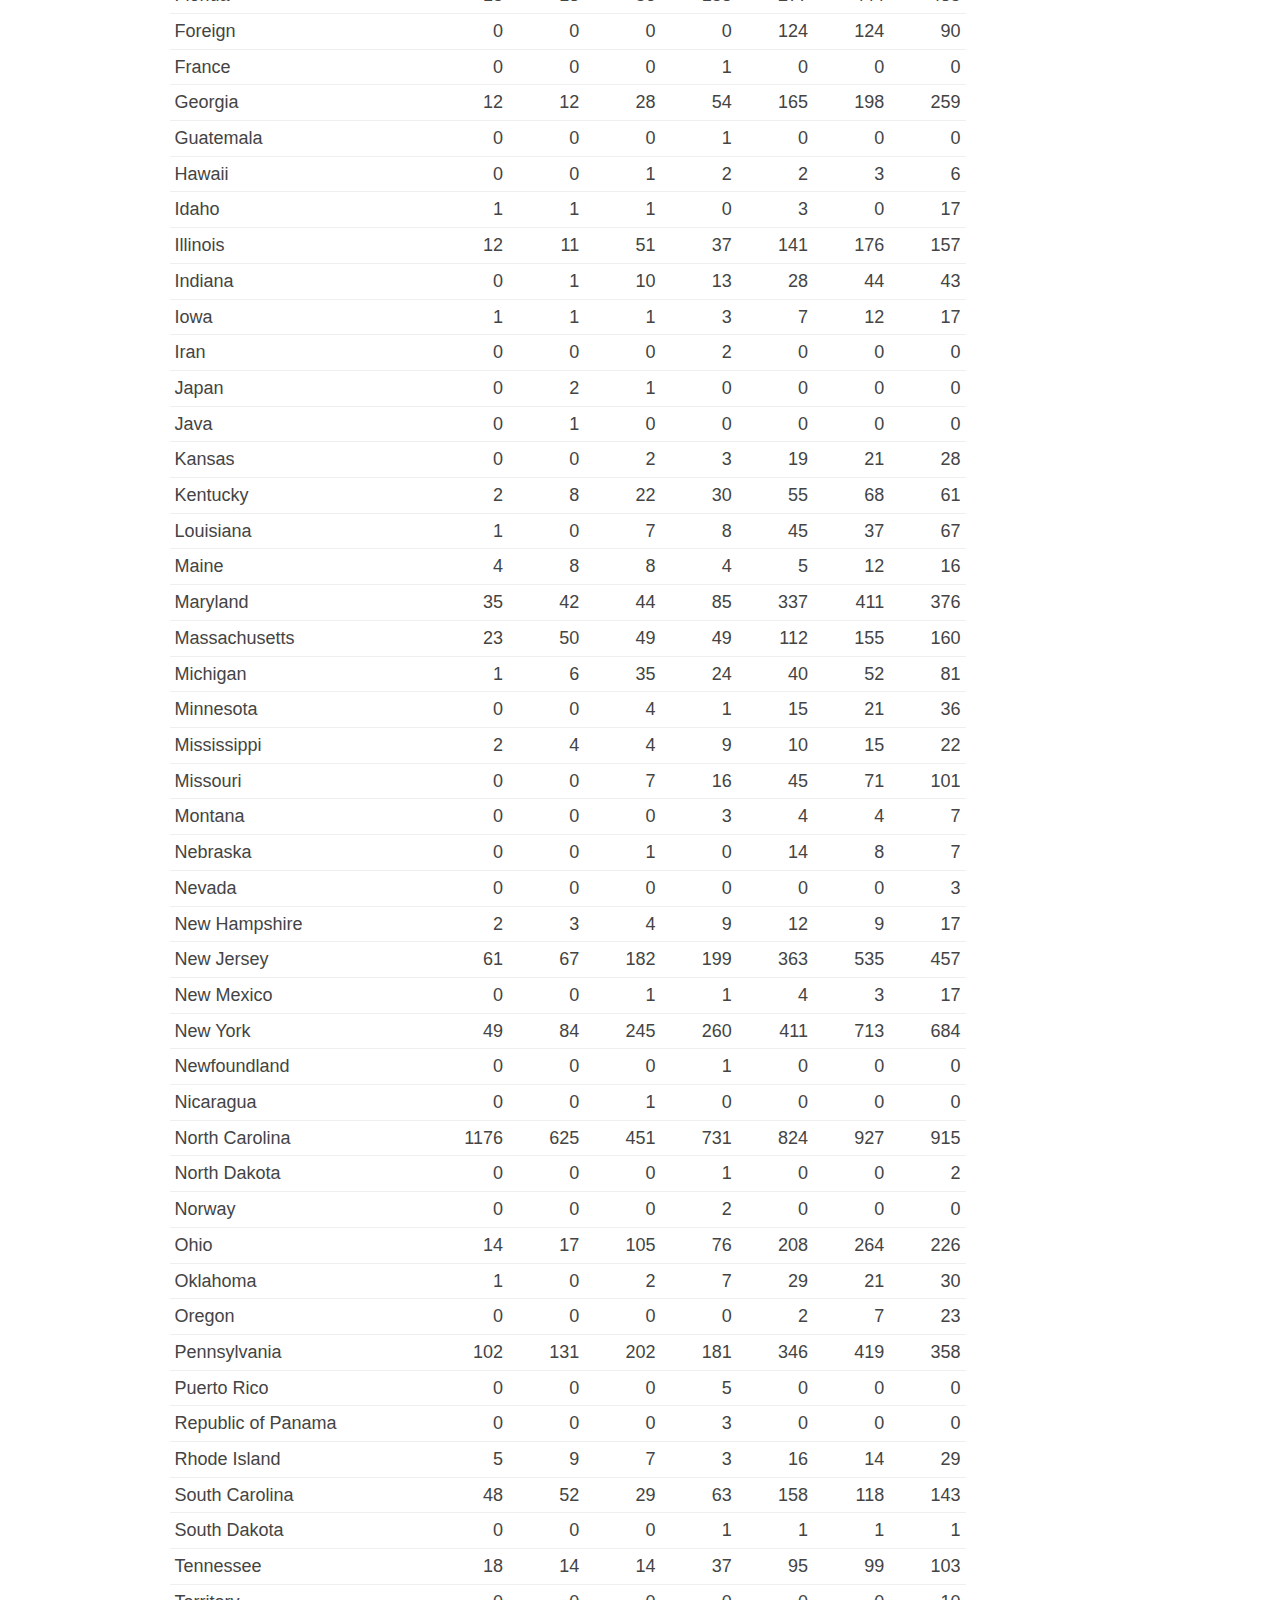
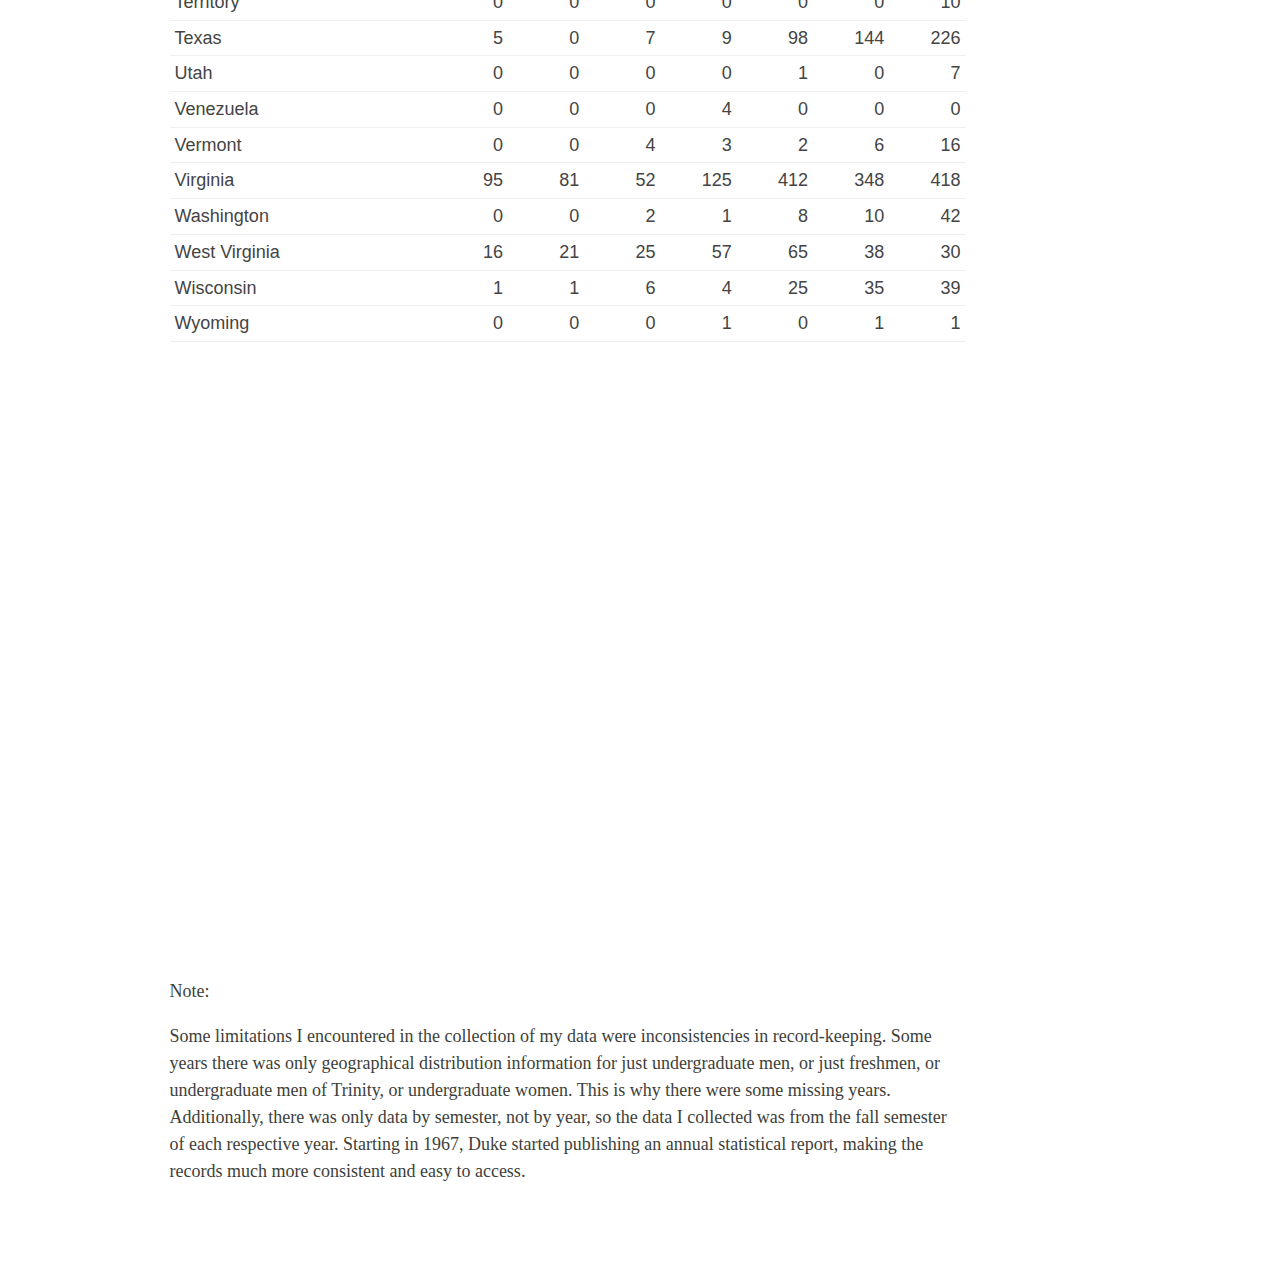
<file: docs/geographical.html>
<!DOCTYPE html>
<html xmlns="http://www.w3.org/1999/xhtml" lang="en" xml:lang="en"><head>

<meta charset="utf-8">
<meta name="generator" content="quarto-1.2.335">

<meta name="viewport" content="width=device-width, initial-scale=1.0, user-scalable=yes">


<title>Duke Students by the Numbers - Geographical Distribution</title>
<style>
code{white-space: pre-wrap;}
span.smallcaps{font-variant: small-caps;}
div.columns{display: flex; gap: min(4vw, 1.5em);}
div.column{flex: auto; overflow-x: auto;}
div.hanging-indent{margin-left: 1.5em; text-indent: -1.5em;}
ul.task-list{list-style: none;}
ul.task-list li input[type="checkbox"] {
  width: 0.8em;
  margin: 0 0.8em 0.2em -1.6em;
  vertical-align: middle;
}
</style>


<script src="site_libs/quarto-nav/quarto-nav.js"></script>
<script src="site_libs/quarto-nav/headroom.min.js"></script>
<script src="site_libs/clipboard/clipboard.min.js"></script>
<script src="site_libs/quarto-search/autocomplete.umd.js"></script>
<script src="site_libs/quarto-search/fuse.min.js"></script>
<script src="site_libs/quarto-search/quarto-search.js"></script>
<meta name="quarto:offset" content="./">
<script src="site_libs/quarto-html/quarto.js"></script>
<script src="site_libs/quarto-html/popper.min.js"></script>
<script src="site_libs/quarto-html/tippy.umd.min.js"></script>
<script src="site_libs/quarto-html/anchor.min.js"></script>
<link href="site_libs/quarto-html/tippy.css" rel="stylesheet">
<link href="site_libs/quarto-html/quarto-syntax-highlighting.css" rel="stylesheet" id="quarto-text-highlighting-styles">
<script src="site_libs/bootstrap/bootstrap.min.js"></script>
<link href="site_libs/bootstrap/bootstrap-icons.css" rel="stylesheet">
<link href="site_libs/bootstrap/bootstrap.min.css" rel="stylesheet" id="quarto-bootstrap" data-mode="light">
<script id="quarto-search-options" type="application/json">{
  "location": "navbar",
  "copy-button": false,
  "collapse-after": 3,
  "panel-placement": "end",
  "type": "overlay",
  "limit": 20,
  "language": {
    "search-no-results-text": "No results",
    "search-matching-documents-text": "matching documents",
    "search-copy-link-title": "Copy link to search",
    "search-hide-matches-text": "Hide additional matches",
    "search-more-match-text": "more match in this document",
    "search-more-matches-text": "more matches in this document",
    "search-clear-button-title": "Clear",
    "search-detached-cancel-button-title": "Cancel",
    "search-submit-button-title": "Submit"
  }
}</script>

<script src="site_libs/kePrint-0.0.1/kePrint.js"></script>
<link href="site_libs/lightable-0.0.1/lightable.css" rel="stylesheet">


</head>

<body class="nav-fixed">

<div id="quarto-search-results"></div>
  <header id="quarto-header" class="headroom fixed-top">
    <nav class="navbar navbar-expand-lg navbar-dark ">
      <div class="navbar-container container-fluid">
      <div class="navbar-brand-container">
    <a class="navbar-brand" href="./index.html">
    <span class="navbar-title">Duke Students by the Numbers</span>
    </a>
  </div>
          <button class="navbar-toggler" type="button" data-bs-toggle="collapse" data-bs-target="#navbarCollapse" aria-controls="navbarCollapse" aria-expanded="false" aria-label="Toggle navigation" onclick="if (window.quartoToggleHeadroom) { window.quartoToggleHeadroom(); }">
  <span class="navbar-toggler-icon"></span>
</button>
          <div class="collapse navbar-collapse" id="navbarCollapse">
            <ul class="navbar-nav navbar-nav-scroll me-auto">
  <li class="nav-item">
    <a class="nav-link" href="./index.html">
 <span class="menu-text">Home</span></a>
  </li>  
  <li class="nav-item">
    <a class="nav-link" href="./gender.html">
 <span class="menu-text">Gender Distribution</span></a>
  </li>  
  <li class="nav-item">
    <a class="nav-link" href="./enrollment.html">
 <span class="menu-text">Enrollment Distribution</span></a>
  </li>  
  <li class="nav-item">
    <a class="nav-link" href="./department.html">
 <span class="menu-text">Department Distribution</span></a>
  </li>  
  <li class="nav-item">
    <a class="nav-link active" href="./geographical.html" aria-current="page">
 <span class="menu-text">Geographical Distribution</span></a>
  </li>  
  <li class="nav-item">
    <a class="nav-link" href="./sources.html">
 <span class="menu-text">Sources</span></a>
  </li>  
</ul>
              <div class="quarto-toggle-container">
                  <a href="" class="quarto-reader-toggle nav-link" onclick="window.quartoToggleReader(); return false;" title="Toggle reader mode">
  <div class="quarto-reader-toggle-btn">
  <i class="bi"></i>
  </div>
</a>
              </div>
              <div id="quarto-search" class="" title="Search"></div>
          </div> <!-- /navcollapse -->
      </div> <!-- /container-fluid -->
    </nav>
</header>
<!-- content -->
<div id="quarto-content" class="quarto-container page-columns page-rows-contents page-layout-article page-navbar">
<!-- sidebar -->
<!-- margin-sidebar -->
    <div id="quarto-margin-sidebar" class="sidebar margin-sidebar">
        
    </div>
<!-- main -->
<main class="content" id="quarto-document-content">

<header id="title-block-header" class="quarto-title-block default">
<div class="quarto-title">
<h1 class="title">Geographical Distribution</h1>
</div>



<div class="quarto-title-meta">

    
  
    
  </div>
  

</header>

<p>Today, students of Duke University hail from all 50 states and over 126 different countries. However, this was not always the case. At its very beginning, the school was a one-room log schoolhouse for local Methodists and Quakers in Randolph County, North Carolina. As it gradually expanded, students from nearby states started to enroll, and eventually they started coming from opposite coasts and across oceans. Let’s look at how the geographical distributions of the undergraduate body have changed by decade. Which states and countries does Duke accept the most students from?</p>
<div class="quarto-figure quarto-figure-center">
<figure class="figure">
<p><img src="images/USDISTRIBUTION-01.png" class="img-fluid figure-img"></p>
<p></p><figcaption class="figure-caption">The geographical distribution of undergraduate students in Trinity College and College of Engineering in fall of 1949 (Source: Duke University Archives Office of the University Registrar Records)</figcaption><p></p>
</figure>
</div>
<div class="cell">

</div>
<div class="cell">

</div>
<div class="cell">

</div>
<div class="cell">
<div class="cell-output-display">
<div id="fig-geodist" class="quarto-figure quarto-figure-center anchored">
<figure class="figure">
<p><img src="geographical_files/figure-html/fig-geodist-1.png" class="img-fluid figure-img" width="960"></p>
<p></p><figcaption class="figure-caption">Figure&nbsp;1: The number of undergraduate students from each specified geographic region from the years 1929 to 1990 (Source: Office of the University Registrar records, Statistics 1925-1999, Boxes 30, 31, 32)</figcaption><p></p>
</figure>
</div>
</div>
</div>
<p>Although the scale in <a href="#fig-geodist">Figure&nbsp;1</a> makes it hard to see subtle differences between many states and countries, we can easily see which regions had significantly more students and which ones experienced significant increases over time. As expected, North Carolina has always had higher enrollment than all others, and California, Connecticut, Florida, Georgia, Maryland, New Jersey, New York, Pennsylvania, Texas, and Virginia all experienced noticeable increases over time.</p>
<p>Notes:</p>
<p>“Canal Zone refers to the historic administrative entity in Panama over which the United States exercised jurisdictional rights from 1903 to 1979. It was a strip of land 10 miles (16 km) wide along the Panama Canal, extending from the Atlantic to the Pacific Ocean and bisecting the Isthmus of Panama. The Canal Zone came into being on May 4, 1904 (”Acquisition Day”), under the terms of the Hay–Bunau-Varilla Treaty of 1903, by which Panama granted to the United States, in return for annual payments, the sole right to operate and control the canal and about 5 miles (8 km) of land on each side.” (<a href="https://www.britannica.com/place/Canal-Zone">Encyclopedia Britannica</a>)</p>
<p>Java is an island of Indonesia the world’s most populous island, and is home to more than half of the country’s population.</p>
<p>“Foreign” and “Territory” became the terms used in the statistical records from the 1970s and 1990s on, respectively, presumably due to the increase in enrollment of students from foreign countries and regions around the world, making it more convenient to categorize them more broadly.</p>
<div class="cell">

</div>
<div class="cell">

</div>
<div class="cell">
<div class="cell-output-display">
<div id="tbl-geodistwide-kable" class="anchored">

<table class=" lightable-paper lightable-hover" style="font-family: &quot;Arial Narrow&quot;, arial, helvetica, sans-serif; margin-left: auto; margin-right: auto;"><caption>Table&nbsp;1:  The breakdown of geographical distributions from the years 1929 to 1990 (Source: Office of the University Registrar records, Statistics 1925-1999, Boxes 30, 31, 32) </caption>
 <thead>
  <tr>
   <th style="text-align:left;"> State </th>
   <th style="text-align:right;"> 1929 </th>
   <th style="text-align:right;"> 1930 </th>
   <th style="text-align:right;"> 1940 </th>
   <th style="text-align:right;"> 1950 </th>
   <th style="text-align:right;"> 1970 </th>
   <th style="text-align:right;"> 1980 </th>
   <th style="text-align:right;"> 1990 </th>
  </tr>
 </thead>
<tbody>
  <tr>
   <td style="text-align:left;"> Alabama </td>
   <td style="text-align:right;"> 14 </td>
   <td style="text-align:right;"> 15 </td>
   <td style="text-align:right;"> 8 </td>
   <td style="text-align:right;"> 27 </td>
   <td style="text-align:right;"> 38 </td>
   <td style="text-align:right;"> 42 </td>
   <td style="text-align:right;"> 76 </td>
  </tr>
  <tr>
   <td style="text-align:left;"> Alaska </td>
   <td style="text-align:right;"> 0 </td>
   <td style="text-align:right;"> 0 </td>
   <td style="text-align:right;"> 0 </td>
   <td style="text-align:right;"> 1 </td>
   <td style="text-align:right;"> 5 </td>
   <td style="text-align:right;"> 3 </td>
   <td style="text-align:right;"> 8 </td>
  </tr>
  <tr>
   <td style="text-align:left;"> Argentina </td>
   <td style="text-align:right;"> 0 </td>
   <td style="text-align:right;"> 0 </td>
   <td style="text-align:right;"> 1 </td>
   <td style="text-align:right;"> 2 </td>
   <td style="text-align:right;"> 0 </td>
   <td style="text-align:right;"> 0 </td>
   <td style="text-align:right;"> 0 </td>
  </tr>
  <tr>
   <td style="text-align:left;"> Arizona </td>
   <td style="text-align:right;"> 0 </td>
   <td style="text-align:right;"> 0 </td>
   <td style="text-align:right;"> 1 </td>
   <td style="text-align:right;"> 3 </td>
   <td style="text-align:right;"> 7 </td>
   <td style="text-align:right;"> 12 </td>
   <td style="text-align:right;"> 26 </td>
  </tr>
  <tr>
   <td style="text-align:left;"> Arkansas </td>
   <td style="text-align:right;"> 4 </td>
   <td style="text-align:right;"> 2 </td>
   <td style="text-align:right;"> 5 </td>
   <td style="text-align:right;"> 8 </td>
   <td style="text-align:right;"> 3 </td>
   <td style="text-align:right;"> 13 </td>
   <td style="text-align:right;"> 26 </td>
  </tr>
  <tr>
   <td style="text-align:left;"> Brazil </td>
   <td style="text-align:right;"> 0 </td>
   <td style="text-align:right;"> 0 </td>
   <td style="text-align:right;"> 0 </td>
   <td style="text-align:right;"> 2 </td>
   <td style="text-align:right;"> 0 </td>
   <td style="text-align:right;"> 0 </td>
   <td style="text-align:right;"> 0 </td>
  </tr>
  <tr>
   <td style="text-align:left;"> California </td>
   <td style="text-align:right;"> 1 </td>
   <td style="text-align:right;"> 2 </td>
   <td style="text-align:right;"> 5 </td>
   <td style="text-align:right;"> 10 </td>
   <td style="text-align:right;"> 52 </td>
   <td style="text-align:right;"> 69 </td>
   <td style="text-align:right;"> 236 </td>
  </tr>
  <tr>
   <td style="text-align:left;"> Canada </td>
   <td style="text-align:right;"> 0 </td>
   <td style="text-align:right;"> 3 </td>
   <td style="text-align:right;"> 1 </td>
   <td style="text-align:right;"> 4 </td>
   <td style="text-align:right;"> 0 </td>
   <td style="text-align:right;"> 0 </td>
   <td style="text-align:right;"> 0 </td>
  </tr>
  <tr>
   <td style="text-align:left;"> Canal Zone </td>
   <td style="text-align:right;"> 0 </td>
   <td style="text-align:right;"> 1 </td>
   <td style="text-align:right;"> 0 </td>
   <td style="text-align:right;"> 0 </td>
   <td style="text-align:right;"> 0 </td>
   <td style="text-align:right;"> 0 </td>
   <td style="text-align:right;"> 0 </td>
  </tr>
  <tr>
   <td style="text-align:left;"> China </td>
   <td style="text-align:right;"> 0 </td>
   <td style="text-align:right;"> 0 </td>
   <td style="text-align:right;"> 2 </td>
   <td style="text-align:right;"> 4 </td>
   <td style="text-align:right;"> 0 </td>
   <td style="text-align:right;"> 0 </td>
   <td style="text-align:right;"> 0 </td>
  </tr>
  <tr>
   <td style="text-align:left;"> Colombia </td>
   <td style="text-align:right;"> 0 </td>
   <td style="text-align:right;"> 0 </td>
   <td style="text-align:right;"> 0 </td>
   <td style="text-align:right;"> 1 </td>
   <td style="text-align:right;"> 0 </td>
   <td style="text-align:right;"> 0 </td>
   <td style="text-align:right;"> 0 </td>
  </tr>
  <tr>
   <td style="text-align:left;"> Colorado </td>
   <td style="text-align:right;"> 1 </td>
   <td style="text-align:right;"> 0 </td>
   <td style="text-align:right;"> 0 </td>
   <td style="text-align:right;"> 1 </td>
   <td style="text-align:right;"> 13 </td>
   <td style="text-align:right;"> 13 </td>
   <td style="text-align:right;"> 49 </td>
  </tr>
  <tr>
   <td style="text-align:left;"> Connecticut </td>
   <td style="text-align:right;"> 17 </td>
   <td style="text-align:right;"> 23 </td>
   <td style="text-align:right;"> 56 </td>
   <td style="text-align:right;"> 47 </td>
   <td style="text-align:right;"> 145 </td>
   <td style="text-align:right;"> 231 </td>
   <td style="text-align:right;"> 179 </td>
  </tr>
  <tr>
   <td style="text-align:left;"> Cuba </td>
   <td style="text-align:right;"> 0 </td>
   <td style="text-align:right;"> 1 </td>
   <td style="text-align:right;"> 4 </td>
   <td style="text-align:right;"> 4 </td>
   <td style="text-align:right;"> 0 </td>
   <td style="text-align:right;"> 0 </td>
   <td style="text-align:right;"> 0 </td>
  </tr>
  <tr>
   <td style="text-align:left;"> Czechoslovakia </td>
   <td style="text-align:right;"> 0 </td>
   <td style="text-align:right;"> 0 </td>
   <td style="text-align:right;"> 0 </td>
   <td style="text-align:right;"> 1 </td>
   <td style="text-align:right;"> 0 </td>
   <td style="text-align:right;"> 0 </td>
   <td style="text-align:right;"> 0 </td>
  </tr>
  <tr>
   <td style="text-align:left;"> DC </td>
   <td style="text-align:right;"> 16 </td>
   <td style="text-align:right;"> 18 </td>
   <td style="text-align:right;"> 27 </td>
   <td style="text-align:right;"> 38 </td>
   <td style="text-align:right;"> 63 </td>
   <td style="text-align:right;"> 47 </td>
   <td style="text-align:right;"> 58 </td>
  </tr>
  <tr>
   <td style="text-align:left;"> Delaware </td>
   <td style="text-align:right;"> 0 </td>
   <td style="text-align:right;"> 1 </td>
   <td style="text-align:right;"> 16 </td>
   <td style="text-align:right;"> 12 </td>
   <td style="text-align:right;"> 47 </td>
   <td style="text-align:right;"> 49 </td>
   <td style="text-align:right;"> 35 </td>
  </tr>
  <tr>
   <td style="text-align:left;"> Florida </td>
   <td style="text-align:right;"> 15 </td>
   <td style="text-align:right;"> 13 </td>
   <td style="text-align:right;"> 56 </td>
   <td style="text-align:right;"> 158 </td>
   <td style="text-align:right;"> 277 </td>
   <td style="text-align:right;"> 444 </td>
   <td style="text-align:right;"> 435 </td>
  </tr>
  <tr>
   <td style="text-align:left;"> Foreign </td>
   <td style="text-align:right;"> 0 </td>
   <td style="text-align:right;"> 0 </td>
   <td style="text-align:right;"> 0 </td>
   <td style="text-align:right;"> 0 </td>
   <td style="text-align:right;"> 124 </td>
   <td style="text-align:right;"> 124 </td>
   <td style="text-align:right;"> 90 </td>
  </tr>
  <tr>
   <td style="text-align:left;"> France </td>
   <td style="text-align:right;"> 0 </td>
   <td style="text-align:right;"> 0 </td>
   <td style="text-align:right;"> 0 </td>
   <td style="text-align:right;"> 1 </td>
   <td style="text-align:right;"> 0 </td>
   <td style="text-align:right;"> 0 </td>
   <td style="text-align:right;"> 0 </td>
  </tr>
  <tr>
   <td style="text-align:left;"> Georgia </td>
   <td style="text-align:right;"> 12 </td>
   <td style="text-align:right;"> 12 </td>
   <td style="text-align:right;"> 28 </td>
   <td style="text-align:right;"> 54 </td>
   <td style="text-align:right;"> 165 </td>
   <td style="text-align:right;"> 198 </td>
   <td style="text-align:right;"> 259 </td>
  </tr>
  <tr>
   <td style="text-align:left;"> Guatemala </td>
   <td style="text-align:right;"> 0 </td>
   <td style="text-align:right;"> 0 </td>
   <td style="text-align:right;"> 0 </td>
   <td style="text-align:right;"> 1 </td>
   <td style="text-align:right;"> 0 </td>
   <td style="text-align:right;"> 0 </td>
   <td style="text-align:right;"> 0 </td>
  </tr>
  <tr>
   <td style="text-align:left;"> Hawaii </td>
   <td style="text-align:right;"> 0 </td>
   <td style="text-align:right;"> 0 </td>
   <td style="text-align:right;"> 1 </td>
   <td style="text-align:right;"> 2 </td>
   <td style="text-align:right;"> 2 </td>
   <td style="text-align:right;"> 3 </td>
   <td style="text-align:right;"> 6 </td>
  </tr>
  <tr>
   <td style="text-align:left;"> Idaho </td>
   <td style="text-align:right;"> 1 </td>
   <td style="text-align:right;"> 1 </td>
   <td style="text-align:right;"> 1 </td>
   <td style="text-align:right;"> 0 </td>
   <td style="text-align:right;"> 3 </td>
   <td style="text-align:right;"> 0 </td>
   <td style="text-align:right;"> 17 </td>
  </tr>
  <tr>
   <td style="text-align:left;"> Illinois </td>
   <td style="text-align:right;"> 12 </td>
   <td style="text-align:right;"> 11 </td>
   <td style="text-align:right;"> 51 </td>
   <td style="text-align:right;"> 37 </td>
   <td style="text-align:right;"> 141 </td>
   <td style="text-align:right;"> 176 </td>
   <td style="text-align:right;"> 157 </td>
  </tr>
  <tr>
   <td style="text-align:left;"> Indiana </td>
   <td style="text-align:right;"> 0 </td>
   <td style="text-align:right;"> 1 </td>
   <td style="text-align:right;"> 10 </td>
   <td style="text-align:right;"> 13 </td>
   <td style="text-align:right;"> 28 </td>
   <td style="text-align:right;"> 44 </td>
   <td style="text-align:right;"> 43 </td>
  </tr>
  <tr>
   <td style="text-align:left;"> Iowa </td>
   <td style="text-align:right;"> 1 </td>
   <td style="text-align:right;"> 1 </td>
   <td style="text-align:right;"> 1 </td>
   <td style="text-align:right;"> 3 </td>
   <td style="text-align:right;"> 7 </td>
   <td style="text-align:right;"> 12 </td>
   <td style="text-align:right;"> 17 </td>
  </tr>
  <tr>
   <td style="text-align:left;"> Iran </td>
   <td style="text-align:right;"> 0 </td>
   <td style="text-align:right;"> 0 </td>
   <td style="text-align:right;"> 0 </td>
   <td style="text-align:right;"> 2 </td>
   <td style="text-align:right;"> 0 </td>
   <td style="text-align:right;"> 0 </td>
   <td style="text-align:right;"> 0 </td>
  </tr>
  <tr>
   <td style="text-align:left;"> Japan </td>
   <td style="text-align:right;"> 0 </td>
   <td style="text-align:right;"> 2 </td>
   <td style="text-align:right;"> 1 </td>
   <td style="text-align:right;"> 0 </td>
   <td style="text-align:right;"> 0 </td>
   <td style="text-align:right;"> 0 </td>
   <td style="text-align:right;"> 0 </td>
  </tr>
  <tr>
   <td style="text-align:left;"> Java </td>
   <td style="text-align:right;"> 0 </td>
   <td style="text-align:right;"> 1 </td>
   <td style="text-align:right;"> 0 </td>
   <td style="text-align:right;"> 0 </td>
   <td style="text-align:right;"> 0 </td>
   <td style="text-align:right;"> 0 </td>
   <td style="text-align:right;"> 0 </td>
  </tr>
  <tr>
   <td style="text-align:left;"> Kansas </td>
   <td style="text-align:right;"> 0 </td>
   <td style="text-align:right;"> 0 </td>
   <td style="text-align:right;"> 2 </td>
   <td style="text-align:right;"> 3 </td>
   <td style="text-align:right;"> 19 </td>
   <td style="text-align:right;"> 21 </td>
   <td style="text-align:right;"> 28 </td>
  </tr>
  <tr>
   <td style="text-align:left;"> Kentucky </td>
   <td style="text-align:right;"> 2 </td>
   <td style="text-align:right;"> 8 </td>
   <td style="text-align:right;"> 22 </td>
   <td style="text-align:right;"> 30 </td>
   <td style="text-align:right;"> 55 </td>
   <td style="text-align:right;"> 68 </td>
   <td style="text-align:right;"> 61 </td>
  </tr>
  <tr>
   <td style="text-align:left;"> Louisiana </td>
   <td style="text-align:right;"> 1 </td>
   <td style="text-align:right;"> 0 </td>
   <td style="text-align:right;"> 7 </td>
   <td style="text-align:right;"> 8 </td>
   <td style="text-align:right;"> 45 </td>
   <td style="text-align:right;"> 37 </td>
   <td style="text-align:right;"> 67 </td>
  </tr>
  <tr>
   <td style="text-align:left;"> Maine </td>
   <td style="text-align:right;"> 4 </td>
   <td style="text-align:right;"> 8 </td>
   <td style="text-align:right;"> 8 </td>
   <td style="text-align:right;"> 4 </td>
   <td style="text-align:right;"> 5 </td>
   <td style="text-align:right;"> 12 </td>
   <td style="text-align:right;"> 16 </td>
  </tr>
  <tr>
   <td style="text-align:left;"> Maryland </td>
   <td style="text-align:right;"> 35 </td>
   <td style="text-align:right;"> 42 </td>
   <td style="text-align:right;"> 44 </td>
   <td style="text-align:right;"> 85 </td>
   <td style="text-align:right;"> 337 </td>
   <td style="text-align:right;"> 411 </td>
   <td style="text-align:right;"> 376 </td>
  </tr>
  <tr>
   <td style="text-align:left;"> Massachusetts </td>
   <td style="text-align:right;"> 23 </td>
   <td style="text-align:right;"> 50 </td>
   <td style="text-align:right;"> 49 </td>
   <td style="text-align:right;"> 49 </td>
   <td style="text-align:right;"> 112 </td>
   <td style="text-align:right;"> 155 </td>
   <td style="text-align:right;"> 160 </td>
  </tr>
  <tr>
   <td style="text-align:left;"> Michigan </td>
   <td style="text-align:right;"> 1 </td>
   <td style="text-align:right;"> 6 </td>
   <td style="text-align:right;"> 35 </td>
   <td style="text-align:right;"> 24 </td>
   <td style="text-align:right;"> 40 </td>
   <td style="text-align:right;"> 52 </td>
   <td style="text-align:right;"> 81 </td>
  </tr>
  <tr>
   <td style="text-align:left;"> Minnesota </td>
   <td style="text-align:right;"> 0 </td>
   <td style="text-align:right;"> 0 </td>
   <td style="text-align:right;"> 4 </td>
   <td style="text-align:right;"> 1 </td>
   <td style="text-align:right;"> 15 </td>
   <td style="text-align:right;"> 21 </td>
   <td style="text-align:right;"> 36 </td>
  </tr>
  <tr>
   <td style="text-align:left;"> Mississippi </td>
   <td style="text-align:right;"> 2 </td>
   <td style="text-align:right;"> 4 </td>
   <td style="text-align:right;"> 4 </td>
   <td style="text-align:right;"> 9 </td>
   <td style="text-align:right;"> 10 </td>
   <td style="text-align:right;"> 15 </td>
   <td style="text-align:right;"> 22 </td>
  </tr>
  <tr>
   <td style="text-align:left;"> Missouri </td>
   <td style="text-align:right;"> 0 </td>
   <td style="text-align:right;"> 0 </td>
   <td style="text-align:right;"> 7 </td>
   <td style="text-align:right;"> 16 </td>
   <td style="text-align:right;"> 45 </td>
   <td style="text-align:right;"> 71 </td>
   <td style="text-align:right;"> 101 </td>
  </tr>
  <tr>
   <td style="text-align:left;"> Montana </td>
   <td style="text-align:right;"> 0 </td>
   <td style="text-align:right;"> 0 </td>
   <td style="text-align:right;"> 0 </td>
   <td style="text-align:right;"> 3 </td>
   <td style="text-align:right;"> 4 </td>
   <td style="text-align:right;"> 4 </td>
   <td style="text-align:right;"> 7 </td>
  </tr>
  <tr>
   <td style="text-align:left;"> Nebraska </td>
   <td style="text-align:right;"> 0 </td>
   <td style="text-align:right;"> 0 </td>
   <td style="text-align:right;"> 1 </td>
   <td style="text-align:right;"> 0 </td>
   <td style="text-align:right;"> 14 </td>
   <td style="text-align:right;"> 8 </td>
   <td style="text-align:right;"> 7 </td>
  </tr>
  <tr>
   <td style="text-align:left;"> Nevada </td>
   <td style="text-align:right;"> 0 </td>
   <td style="text-align:right;"> 0 </td>
   <td style="text-align:right;"> 0 </td>
   <td style="text-align:right;"> 0 </td>
   <td style="text-align:right;"> 0 </td>
   <td style="text-align:right;"> 0 </td>
   <td style="text-align:right;"> 3 </td>
  </tr>
  <tr>
   <td style="text-align:left;"> New Hampshire </td>
   <td style="text-align:right;"> 2 </td>
   <td style="text-align:right;"> 3 </td>
   <td style="text-align:right;"> 4 </td>
   <td style="text-align:right;"> 9 </td>
   <td style="text-align:right;"> 12 </td>
   <td style="text-align:right;"> 9 </td>
   <td style="text-align:right;"> 17 </td>
  </tr>
  <tr>
   <td style="text-align:left;"> New Jersey </td>
   <td style="text-align:right;"> 61 </td>
   <td style="text-align:right;"> 67 </td>
   <td style="text-align:right;"> 182 </td>
   <td style="text-align:right;"> 199 </td>
   <td style="text-align:right;"> 363 </td>
   <td style="text-align:right;"> 535 </td>
   <td style="text-align:right;"> 457 </td>
  </tr>
  <tr>
   <td style="text-align:left;"> New Mexico </td>
   <td style="text-align:right;"> 0 </td>
   <td style="text-align:right;"> 0 </td>
   <td style="text-align:right;"> 1 </td>
   <td style="text-align:right;"> 1 </td>
   <td style="text-align:right;"> 4 </td>
   <td style="text-align:right;"> 3 </td>
   <td style="text-align:right;"> 17 </td>
  </tr>
  <tr>
   <td style="text-align:left;"> New York </td>
   <td style="text-align:right;"> 49 </td>
   <td style="text-align:right;"> 84 </td>
   <td style="text-align:right;"> 245 </td>
   <td style="text-align:right;"> 260 </td>
   <td style="text-align:right;"> 411 </td>
   <td style="text-align:right;"> 713 </td>
   <td style="text-align:right;"> 684 </td>
  </tr>
  <tr>
   <td style="text-align:left;"> Newfoundland </td>
   <td style="text-align:right;"> 0 </td>
   <td style="text-align:right;"> 0 </td>
   <td style="text-align:right;"> 0 </td>
   <td style="text-align:right;"> 1 </td>
   <td style="text-align:right;"> 0 </td>
   <td style="text-align:right;"> 0 </td>
   <td style="text-align:right;"> 0 </td>
  </tr>
  <tr>
   <td style="text-align:left;"> Nicaragua </td>
   <td style="text-align:right;"> 0 </td>
   <td style="text-align:right;"> 0 </td>
   <td style="text-align:right;"> 1 </td>
   <td style="text-align:right;"> 0 </td>
   <td style="text-align:right;"> 0 </td>
   <td style="text-align:right;"> 0 </td>
   <td style="text-align:right;"> 0 </td>
  </tr>
  <tr>
   <td style="text-align:left;"> North Carolina </td>
   <td style="text-align:right;"> 1176 </td>
   <td style="text-align:right;"> 625 </td>
   <td style="text-align:right;"> 451 </td>
   <td style="text-align:right;"> 731 </td>
   <td style="text-align:right;"> 824 </td>
   <td style="text-align:right;"> 927 </td>
   <td style="text-align:right;"> 915 </td>
  </tr>
  <tr>
   <td style="text-align:left;"> North Dakota </td>
   <td style="text-align:right;"> 0 </td>
   <td style="text-align:right;"> 0 </td>
   <td style="text-align:right;"> 0 </td>
   <td style="text-align:right;"> 1 </td>
   <td style="text-align:right;"> 0 </td>
   <td style="text-align:right;"> 0 </td>
   <td style="text-align:right;"> 2 </td>
  </tr>
  <tr>
   <td style="text-align:left;"> Norway </td>
   <td style="text-align:right;"> 0 </td>
   <td style="text-align:right;"> 0 </td>
   <td style="text-align:right;"> 0 </td>
   <td style="text-align:right;"> 2 </td>
   <td style="text-align:right;"> 0 </td>
   <td style="text-align:right;"> 0 </td>
   <td style="text-align:right;"> 0 </td>
  </tr>
  <tr>
   <td style="text-align:left;"> Ohio </td>
   <td style="text-align:right;"> 14 </td>
   <td style="text-align:right;"> 17 </td>
   <td style="text-align:right;"> 105 </td>
   <td style="text-align:right;"> 76 </td>
   <td style="text-align:right;"> 208 </td>
   <td style="text-align:right;"> 264 </td>
   <td style="text-align:right;"> 226 </td>
  </tr>
  <tr>
   <td style="text-align:left;"> Oklahoma </td>
   <td style="text-align:right;"> 1 </td>
   <td style="text-align:right;"> 0 </td>
   <td style="text-align:right;"> 2 </td>
   <td style="text-align:right;"> 7 </td>
   <td style="text-align:right;"> 29 </td>
   <td style="text-align:right;"> 21 </td>
   <td style="text-align:right;"> 30 </td>
  </tr>
  <tr>
   <td style="text-align:left;"> Oregon </td>
   <td style="text-align:right;"> 0 </td>
   <td style="text-align:right;"> 0 </td>
   <td style="text-align:right;"> 0 </td>
   <td style="text-align:right;"> 0 </td>
   <td style="text-align:right;"> 2 </td>
   <td style="text-align:right;"> 7 </td>
   <td style="text-align:right;"> 23 </td>
  </tr>
  <tr>
   <td style="text-align:left;"> Pennsylvania </td>
   <td style="text-align:right;"> 102 </td>
   <td style="text-align:right;"> 131 </td>
   <td style="text-align:right;"> 202 </td>
   <td style="text-align:right;"> 181 </td>
   <td style="text-align:right;"> 346 </td>
   <td style="text-align:right;"> 419 </td>
   <td style="text-align:right;"> 358 </td>
  </tr>
  <tr>
   <td style="text-align:left;"> Puerto Rico </td>
   <td style="text-align:right;"> 0 </td>
   <td style="text-align:right;"> 0 </td>
   <td style="text-align:right;"> 0 </td>
   <td style="text-align:right;"> 5 </td>
   <td style="text-align:right;"> 0 </td>
   <td style="text-align:right;"> 0 </td>
   <td style="text-align:right;"> 0 </td>
  </tr>
  <tr>
   <td style="text-align:left;"> Republic of Panama </td>
   <td style="text-align:right;"> 0 </td>
   <td style="text-align:right;"> 0 </td>
   <td style="text-align:right;"> 0 </td>
   <td style="text-align:right;"> 3 </td>
   <td style="text-align:right;"> 0 </td>
   <td style="text-align:right;"> 0 </td>
   <td style="text-align:right;"> 0 </td>
  </tr>
  <tr>
   <td style="text-align:left;"> Rhode Island </td>
   <td style="text-align:right;"> 5 </td>
   <td style="text-align:right;"> 9 </td>
   <td style="text-align:right;"> 7 </td>
   <td style="text-align:right;"> 3 </td>
   <td style="text-align:right;"> 16 </td>
   <td style="text-align:right;"> 14 </td>
   <td style="text-align:right;"> 29 </td>
  </tr>
  <tr>
   <td style="text-align:left;"> South Carolina </td>
   <td style="text-align:right;"> 48 </td>
   <td style="text-align:right;"> 52 </td>
   <td style="text-align:right;"> 29 </td>
   <td style="text-align:right;"> 63 </td>
   <td style="text-align:right;"> 158 </td>
   <td style="text-align:right;"> 118 </td>
   <td style="text-align:right;"> 143 </td>
  </tr>
  <tr>
   <td style="text-align:left;"> South Dakota </td>
   <td style="text-align:right;"> 0 </td>
   <td style="text-align:right;"> 0 </td>
   <td style="text-align:right;"> 0 </td>
   <td style="text-align:right;"> 1 </td>
   <td style="text-align:right;"> 1 </td>
   <td style="text-align:right;"> 1 </td>
   <td style="text-align:right;"> 1 </td>
  </tr>
  <tr>
   <td style="text-align:left;"> Tennessee </td>
   <td style="text-align:right;"> 18 </td>
   <td style="text-align:right;"> 14 </td>
   <td style="text-align:right;"> 14 </td>
   <td style="text-align:right;"> 37 </td>
   <td style="text-align:right;"> 95 </td>
   <td style="text-align:right;"> 99 </td>
   <td style="text-align:right;"> 103 </td>
  </tr>
  <tr>
   <td style="text-align:left;"> Territory </td>
   <td style="text-align:right;"> 0 </td>
   <td style="text-align:right;"> 0 </td>
   <td style="text-align:right;"> 0 </td>
   <td style="text-align:right;"> 0 </td>
   <td style="text-align:right;"> 0 </td>
   <td style="text-align:right;"> 0 </td>
   <td style="text-align:right;"> 10 </td>
  </tr>
  <tr>
   <td style="text-align:left;"> Texas </td>
   <td style="text-align:right;"> 5 </td>
   <td style="text-align:right;"> 0 </td>
   <td style="text-align:right;"> 7 </td>
   <td style="text-align:right;"> 9 </td>
   <td style="text-align:right;"> 98 </td>
   <td style="text-align:right;"> 144 </td>
   <td style="text-align:right;"> 226 </td>
  </tr>
  <tr>
   <td style="text-align:left;"> Utah </td>
   <td style="text-align:right;"> 0 </td>
   <td style="text-align:right;"> 0 </td>
   <td style="text-align:right;"> 0 </td>
   <td style="text-align:right;"> 0 </td>
   <td style="text-align:right;"> 1 </td>
   <td style="text-align:right;"> 0 </td>
   <td style="text-align:right;"> 7 </td>
  </tr>
  <tr>
   <td style="text-align:left;"> Venezuela </td>
   <td style="text-align:right;"> 0 </td>
   <td style="text-align:right;"> 0 </td>
   <td style="text-align:right;"> 0 </td>
   <td style="text-align:right;"> 4 </td>
   <td style="text-align:right;"> 0 </td>
   <td style="text-align:right;"> 0 </td>
   <td style="text-align:right;"> 0 </td>
  </tr>
  <tr>
   <td style="text-align:left;"> Vermont </td>
   <td style="text-align:right;"> 0 </td>
   <td style="text-align:right;"> 0 </td>
   <td style="text-align:right;"> 4 </td>
   <td style="text-align:right;"> 3 </td>
   <td style="text-align:right;"> 2 </td>
   <td style="text-align:right;"> 6 </td>
   <td style="text-align:right;"> 16 </td>
  </tr>
  <tr>
   <td style="text-align:left;"> Virginia </td>
   <td style="text-align:right;"> 95 </td>
   <td style="text-align:right;"> 81 </td>
   <td style="text-align:right;"> 52 </td>
   <td style="text-align:right;"> 125 </td>
   <td style="text-align:right;"> 412 </td>
   <td style="text-align:right;"> 348 </td>
   <td style="text-align:right;"> 418 </td>
  </tr>
  <tr>
   <td style="text-align:left;"> Washington </td>
   <td style="text-align:right;"> 0 </td>
   <td style="text-align:right;"> 0 </td>
   <td style="text-align:right;"> 2 </td>
   <td style="text-align:right;"> 1 </td>
   <td style="text-align:right;"> 8 </td>
   <td style="text-align:right;"> 10 </td>
   <td style="text-align:right;"> 42 </td>
  </tr>
  <tr>
   <td style="text-align:left;"> West Virginia </td>
   <td style="text-align:right;"> 16 </td>
   <td style="text-align:right;"> 21 </td>
   <td style="text-align:right;"> 25 </td>
   <td style="text-align:right;"> 57 </td>
   <td style="text-align:right;"> 65 </td>
   <td style="text-align:right;"> 38 </td>
   <td style="text-align:right;"> 30 </td>
  </tr>
  <tr>
   <td style="text-align:left;"> Wisconsin </td>
   <td style="text-align:right;"> 1 </td>
   <td style="text-align:right;"> 1 </td>
   <td style="text-align:right;"> 6 </td>
   <td style="text-align:right;"> 4 </td>
   <td style="text-align:right;"> 25 </td>
   <td style="text-align:right;"> 35 </td>
   <td style="text-align:right;"> 39 </td>
  </tr>
  <tr>
   <td style="text-align:left;"> Wyoming </td>
   <td style="text-align:right;"> 0 </td>
   <td style="text-align:right;"> 0 </td>
   <td style="text-align:right;"> 0 </td>
   <td style="text-align:right;"> 1 </td>
   <td style="text-align:right;"> 0 </td>
   <td style="text-align:right;"> 1 </td>
   <td style="text-align:right;"> 1 </td>
  </tr>
</tbody>
</table>

</div>
</div>
</div>
<div class="cell">

</div>
<div class="cell">

</div>
<div class="cell">

</div>
<iframe height="600" width="100%" frameborder="no" src="https://lisapzhang.shinyapps.io/GeoDist/"> </iframe>
<p>Note:</p>
<p>Some limitations I encountered in the collection of my data were inconsistencies in record-keeping. Some years there was only geographical distribution information for just undergraduate men, or just freshmen, or undergraduate men of Trinity, or undergraduate women. This is why there were some missing years. Additionally, there was only data by semester, not by year, so the data I collected was from the fall semester of each respective year. Starting in 1967, Duke started publishing an annual statistical report, making the records much more consistent and easy to access.</p>



</main> <!-- /main -->
<script id="quarto-html-after-body" type="application/javascript">
window.document.addEventListener("DOMContentLoaded", function (event) {
  const toggleBodyColorMode = (bsSheetEl) => {
    const mode = bsSheetEl.getAttribute("data-mode");
    const bodyEl = window.document.querySelector("body");
    if (mode === "dark") {
      bodyEl.classList.add("quarto-dark");
      bodyEl.classList.remove("quarto-light");
    } else {
      bodyEl.classList.add("quarto-light");
      bodyEl.classList.remove("quarto-dark");
    }
  }
  const toggleBodyColorPrimary = () => {
    const bsSheetEl = window.document.querySelector("link#quarto-bootstrap");
    if (bsSheetEl) {
      toggleBodyColorMode(bsSheetEl);
    }
  }
  toggleBodyColorPrimary();  
  const icon = "";
  const anchorJS = new window.AnchorJS();
  anchorJS.options = {
    placement: 'right',
    icon: icon
  };
  anchorJS.add('.anchored');
  const clipboard = new window.ClipboardJS('.code-copy-button', {
    target: function(trigger) {
      return trigger.previousElementSibling;
    }
  });
  clipboard.on('success', function(e) {
    // button target
    const button = e.trigger;
    // don't keep focus
    button.blur();
    // flash "checked"
    button.classList.add('code-copy-button-checked');
    var currentTitle = button.getAttribute("title");
    button.setAttribute("title", "Copied!");
    let tooltip;
    if (window.bootstrap) {
      button.setAttribute("data-bs-toggle", "tooltip");
      button.setAttribute("data-bs-placement", "left");
      button.setAttribute("data-bs-title", "Copied!");
      tooltip = new bootstrap.Tooltip(button, 
        { trigger: "manual", 
          customClass: "code-copy-button-tooltip",
          offset: [0, -8]});
      tooltip.show();    
    }
    setTimeout(function() {
      if (tooltip) {
        tooltip.hide();
        button.removeAttribute("data-bs-title");
        button.removeAttribute("data-bs-toggle");
        button.removeAttribute("data-bs-placement");
      }
      button.setAttribute("title", currentTitle);
      button.classList.remove('code-copy-button-checked');
    }, 1000);
    // clear code selection
    e.clearSelection();
  });
  function tippyHover(el, contentFn) {
    const config = {
      allowHTML: true,
      content: contentFn,
      maxWidth: 500,
      delay: 100,
      arrow: false,
      appendTo: function(el) {
          return el.parentElement;
      },
      interactive: true,
      interactiveBorder: 10,
      theme: 'quarto',
      placement: 'bottom-start'
    };
    window.tippy(el, config); 
  }
  const noterefs = window.document.querySelectorAll('a[role="doc-noteref"]');
  for (var i=0; i<noterefs.length; i++) {
    const ref = noterefs[i];
    tippyHover(ref, function() {
      // use id or data attribute instead here
      let href = ref.getAttribute('data-footnote-href') || ref.getAttribute('href');
      try { href = new URL(href).hash; } catch {}
      const id = href.replace(/^#\/?/, "");
      const note = window.document.getElementById(id);
      return note.innerHTML;
    });
  }
  const findCites = (el) => {
    const parentEl = el.parentElement;
    if (parentEl) {
      const cites = parentEl.dataset.cites;
      if (cites) {
        return {
          el,
          cites: cites.split(' ')
        };
      } else {
        return findCites(el.parentElement)
      }
    } else {
      return undefined;
    }
  };
  var bibliorefs = window.document.querySelectorAll('a[role="doc-biblioref"]');
  for (var i=0; i<bibliorefs.length; i++) {
    const ref = bibliorefs[i];
    const citeInfo = findCites(ref);
    if (citeInfo) {
      tippyHover(citeInfo.el, function() {
        var popup = window.document.createElement('div');
        citeInfo.cites.forEach(function(cite) {
          var citeDiv = window.document.createElement('div');
          citeDiv.classList.add('hanging-indent');
          citeDiv.classList.add('csl-entry');
          var biblioDiv = window.document.getElementById('ref-' + cite);
          if (biblioDiv) {
            citeDiv.innerHTML = biblioDiv.innerHTML;
          }
          popup.appendChild(citeDiv);
        });
        return popup.innerHTML;
      });
    }
  }
});
</script>
</div> <!-- /content -->



</body></html>
</file>
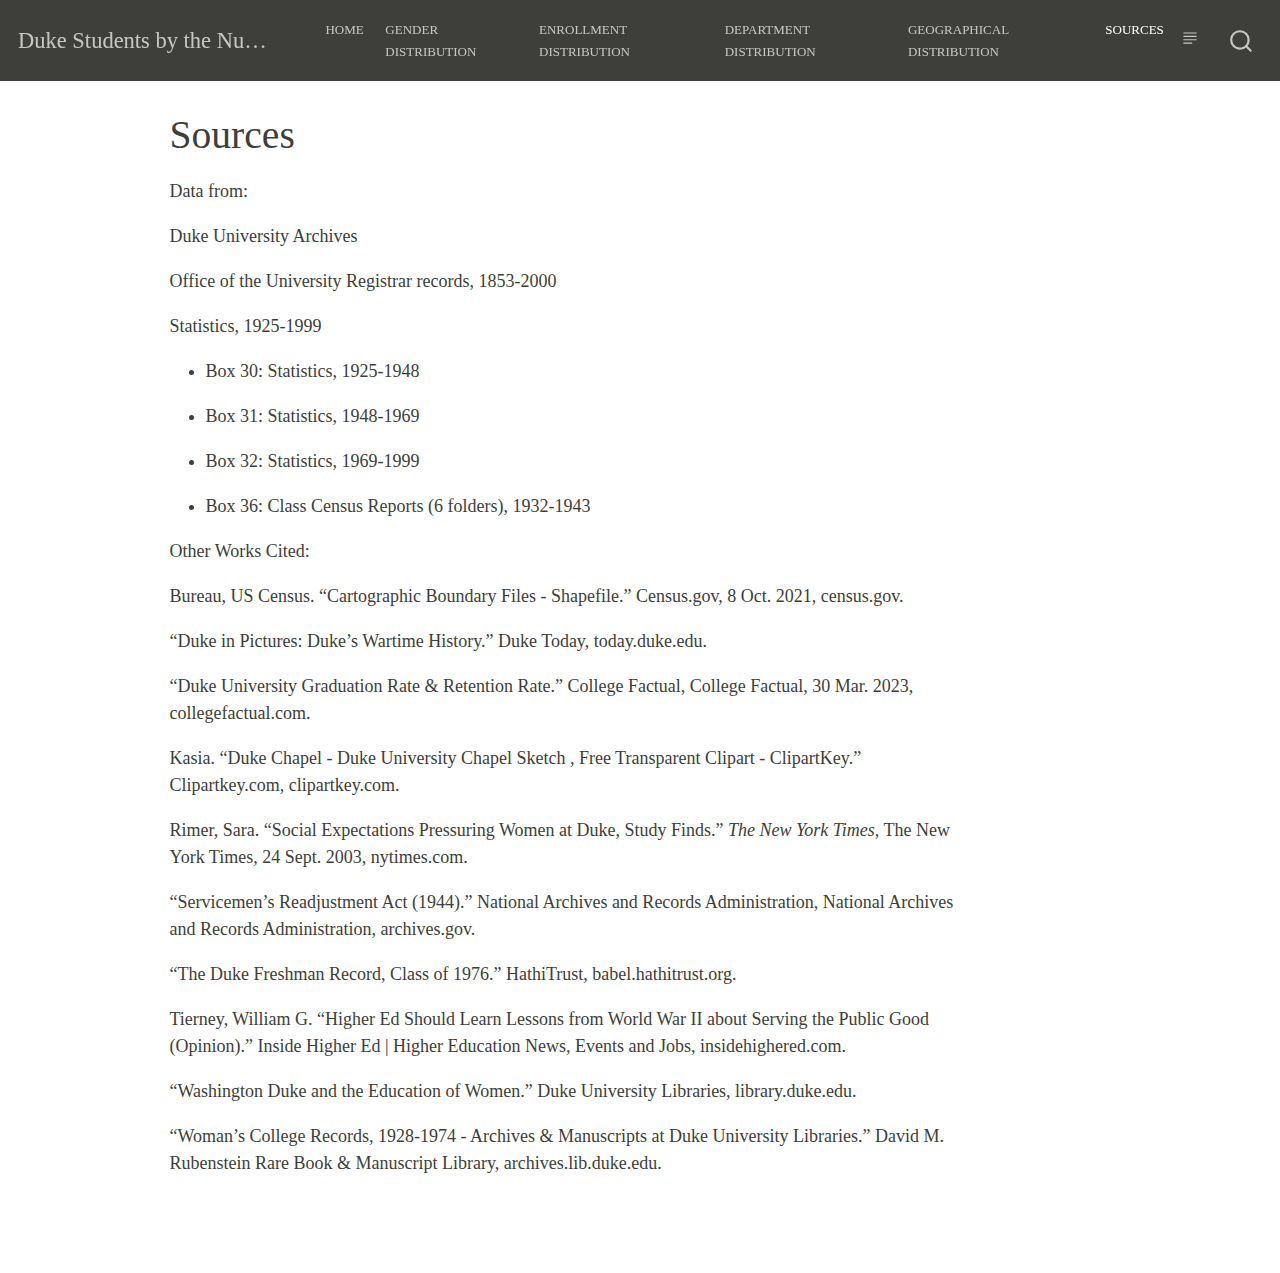
<file: docs/sources.html>
<!DOCTYPE html>
<html xmlns="http://www.w3.org/1999/xhtml" lang="en" xml:lang="en"><head>

<meta charset="utf-8">
<meta name="generator" content="quarto-1.2.335">

<meta name="viewport" content="width=device-width, initial-scale=1.0, user-scalable=yes">


<title>Duke Students by the Numbers - Sources</title>
<style>
code{white-space: pre-wrap;}
span.smallcaps{font-variant: small-caps;}
div.columns{display: flex; gap: min(4vw, 1.5em);}
div.column{flex: auto; overflow-x: auto;}
div.hanging-indent{margin-left: 1.5em; text-indent: -1.5em;}
ul.task-list{list-style: none;}
ul.task-list li input[type="checkbox"] {
  width: 0.8em;
  margin: 0 0.8em 0.2em -1.6em;
  vertical-align: middle;
}
</style>


<script src="site_libs/quarto-nav/quarto-nav.js"></script>
<script src="site_libs/quarto-nav/headroom.min.js"></script>
<script src="site_libs/clipboard/clipboard.min.js"></script>
<script src="site_libs/quarto-search/autocomplete.umd.js"></script>
<script src="site_libs/quarto-search/fuse.min.js"></script>
<script src="site_libs/quarto-search/quarto-search.js"></script>
<meta name="quarto:offset" content="./">
<script src="site_libs/quarto-html/quarto.js"></script>
<script src="site_libs/quarto-html/popper.min.js"></script>
<script src="site_libs/quarto-html/tippy.umd.min.js"></script>
<script src="site_libs/quarto-html/anchor.min.js"></script>
<link href="site_libs/quarto-html/tippy.css" rel="stylesheet">
<link href="site_libs/quarto-html/quarto-syntax-highlighting.css" rel="stylesheet" id="quarto-text-highlighting-styles">
<script src="site_libs/bootstrap/bootstrap.min.js"></script>
<link href="site_libs/bootstrap/bootstrap-icons.css" rel="stylesheet">
<link href="site_libs/bootstrap/bootstrap.min.css" rel="stylesheet" id="quarto-bootstrap" data-mode="light">
<script id="quarto-search-options" type="application/json">{
  "location": "navbar",
  "copy-button": false,
  "collapse-after": 3,
  "panel-placement": "end",
  "type": "overlay",
  "limit": 20,
  "language": {
    "search-no-results-text": "No results",
    "search-matching-documents-text": "matching documents",
    "search-copy-link-title": "Copy link to search",
    "search-hide-matches-text": "Hide additional matches",
    "search-more-match-text": "more match in this document",
    "search-more-matches-text": "more matches in this document",
    "search-clear-button-title": "Clear",
    "search-detached-cancel-button-title": "Cancel",
    "search-submit-button-title": "Submit"
  }
}</script>


</head>

<body class="nav-fixed">

<div id="quarto-search-results"></div>
  <header id="quarto-header" class="headroom fixed-top">
    <nav class="navbar navbar-expand-lg navbar-dark ">
      <div class="navbar-container container-fluid">
      <div class="navbar-brand-container">
    <a class="navbar-brand" href="./index.html">
    <span class="navbar-title">Duke Students by the Numbers</span>
    </a>
  </div>
          <button class="navbar-toggler" type="button" data-bs-toggle="collapse" data-bs-target="#navbarCollapse" aria-controls="navbarCollapse" aria-expanded="false" aria-label="Toggle navigation" onclick="if (window.quartoToggleHeadroom) { window.quartoToggleHeadroom(); }">
  <span class="navbar-toggler-icon"></span>
</button>
          <div class="collapse navbar-collapse" id="navbarCollapse">
            <ul class="navbar-nav navbar-nav-scroll me-auto">
  <li class="nav-item">
    <a class="nav-link" href="./index.html">
 <span class="menu-text">Home</span></a>
  </li>  
  <li class="nav-item">
    <a class="nav-link" href="./gender.html">
 <span class="menu-text">Gender Distribution</span></a>
  </li>  
  <li class="nav-item">
    <a class="nav-link" href="./enrollment.html">
 <span class="menu-text">Enrollment Distribution</span></a>
  </li>  
  <li class="nav-item">
    <a class="nav-link" href="./department.html">
 <span class="menu-text">Department Distribution</span></a>
  </li>  
  <li class="nav-item">
    <a class="nav-link" href="./geographical.html">
 <span class="menu-text">Geographical Distribution</span></a>
  </li>  
  <li class="nav-item">
    <a class="nav-link active" href="./sources.html" aria-current="page">
 <span class="menu-text">Sources</span></a>
  </li>  
</ul>
              <div class="quarto-toggle-container">
                  <a href="" class="quarto-reader-toggle nav-link" onclick="window.quartoToggleReader(); return false;" title="Toggle reader mode">
  <div class="quarto-reader-toggle-btn">
  <i class="bi"></i>
  </div>
</a>
              </div>
              <div id="quarto-search" class="" title="Search"></div>
          </div> <!-- /navcollapse -->
      </div> <!-- /container-fluid -->
    </nav>
</header>
<!-- content -->
<div id="quarto-content" class="quarto-container page-columns page-rows-contents page-layout-article page-navbar">
<!-- sidebar -->
<!-- margin-sidebar -->
    <div id="quarto-margin-sidebar" class="sidebar margin-sidebar">
        
    </div>
<!-- main -->
<main class="content" id="quarto-document-content">

<header id="title-block-header" class="quarto-title-block default">
<div class="quarto-title">
<h1 class="title">Sources</h1>
</div>



<div class="quarto-title-meta">

    
  
    
  </div>
  

</header>

<p>Data from:</p>
<p>Duke University Archives</p>
<p>Office of the University Registrar records, 1853-2000</p>
<p>Statistics, 1925-1999</p>
<ul>
<li><p>Box 30: Statistics, 1925-1948</p></li>
<li><p>Box 31: Statistics, 1948-1969</p></li>
<li><p>Box 32: Statistics, 1969-1999</p></li>
<li><p>Box 36: Class Census Reports (6 folders), 1932-1943</p></li>
</ul>
<p>Other Works Cited:</p>
<p>Bureau, US Census. “Cartographic Boundary Files - Shapefile.” Census.gov, 8 Oct.&nbsp;2021, census.gov.</p>
<p>“Duke in Pictures: Duke’s Wartime History.” Duke Today, today.duke.edu.</p>
<p>“Duke University Graduation Rate &amp; Retention Rate.” College Factual, College Factual, 30 Mar.&nbsp;2023, collegefactual.com.</p>
<p>Kasia. “Duke Chapel - Duke University Chapel Sketch , Free Transparent Clipart - ClipartKey.” Clipartkey.com, clipartkey.com.</p>
<p>Rimer, Sara. “Social Expectations Pressuring Women at Duke, Study Finds.” <em>The New York Times</em>, The New York Times, 24 Sept.&nbsp;2003, nytimes.com.</p>
<p>“Servicemen’s Readjustment Act (1944).” National Archives and Records Administration, National Archives and Records Administration, archives.gov.</p>
<p>“The Duke Freshman Record, Class of 1976.” HathiTrust, babel.hathitrust.org.</p>
<p>Tierney, William G. “Higher Ed Should Learn Lessons from World War II about Serving the Public Good (Opinion).” Inside Higher Ed | Higher Education News, Events and Jobs, insidehighered.com.</p>
<p>“Washington Duke and the Education of Women.” Duke University Libraries, library.duke.edu.</p>
<p>“Woman’s College Records, 1928-1974 - Archives &amp; Manuscripts at Duke University Libraries.” David M. Rubenstein Rare Book &amp; Manuscript Library, archives.lib.duke.edu.</p>



</main> <!-- /main -->
<script id="quarto-html-after-body" type="application/javascript">
window.document.addEventListener("DOMContentLoaded", function (event) {
  const toggleBodyColorMode = (bsSheetEl) => {
    const mode = bsSheetEl.getAttribute("data-mode");
    const bodyEl = window.document.querySelector("body");
    if (mode === "dark") {
      bodyEl.classList.add("quarto-dark");
      bodyEl.classList.remove("quarto-light");
    } else {
      bodyEl.classList.add("quarto-light");
      bodyEl.classList.remove("quarto-dark");
    }
  }
  const toggleBodyColorPrimary = () => {
    const bsSheetEl = window.document.querySelector("link#quarto-bootstrap");
    if (bsSheetEl) {
      toggleBodyColorMode(bsSheetEl);
    }
  }
  toggleBodyColorPrimary();  
  const icon = "";
  const anchorJS = new window.AnchorJS();
  anchorJS.options = {
    placement: 'right',
    icon: icon
  };
  anchorJS.add('.anchored');
  const clipboard = new window.ClipboardJS('.code-copy-button', {
    target: function(trigger) {
      return trigger.previousElementSibling;
    }
  });
  clipboard.on('success', function(e) {
    // button target
    const button = e.trigger;
    // don't keep focus
    button.blur();
    // flash "checked"
    button.classList.add('code-copy-button-checked');
    var currentTitle = button.getAttribute("title");
    button.setAttribute("title", "Copied!");
    let tooltip;
    if (window.bootstrap) {
      button.setAttribute("data-bs-toggle", "tooltip");
      button.setAttribute("data-bs-placement", "left");
      button.setAttribute("data-bs-title", "Copied!");
      tooltip = new bootstrap.Tooltip(button, 
        { trigger: "manual", 
          customClass: "code-copy-button-tooltip",
          offset: [0, -8]});
      tooltip.show();    
    }
    setTimeout(function() {
      if (tooltip) {
        tooltip.hide();
        button.removeAttribute("data-bs-title");
        button.removeAttribute("data-bs-toggle");
        button.removeAttribute("data-bs-placement");
      }
      button.setAttribute("title", currentTitle);
      button.classList.remove('code-copy-button-checked');
    }, 1000);
    // clear code selection
    e.clearSelection();
  });
  function tippyHover(el, contentFn) {
    const config = {
      allowHTML: true,
      content: contentFn,
      maxWidth: 500,
      delay: 100,
      arrow: false,
      appendTo: function(el) {
          return el.parentElement;
      },
      interactive: true,
      interactiveBorder: 10,
      theme: 'quarto',
      placement: 'bottom-start'
    };
    window.tippy(el, config); 
  }
  const noterefs = window.document.querySelectorAll('a[role="doc-noteref"]');
  for (var i=0; i<noterefs.length; i++) {
    const ref = noterefs[i];
    tippyHover(ref, function() {
      // use id or data attribute instead here
      let href = ref.getAttribute('data-footnote-href') || ref.getAttribute('href');
      try { href = new URL(href).hash; } catch {}
      const id = href.replace(/^#\/?/, "");
      const note = window.document.getElementById(id);
      return note.innerHTML;
    });
  }
  const findCites = (el) => {
    const parentEl = el.parentElement;
    if (parentEl) {
      const cites = parentEl.dataset.cites;
      if (cites) {
        return {
          el,
          cites: cites.split(' ')
        };
      } else {
        return findCites(el.parentElement)
      }
    } else {
      return undefined;
    }
  };
  var bibliorefs = window.document.querySelectorAll('a[role="doc-biblioref"]');
  for (var i=0; i<bibliorefs.length; i++) {
    const ref = bibliorefs[i];
    const citeInfo = findCites(ref);
    if (citeInfo) {
      tippyHover(citeInfo.el, function() {
        var popup = window.document.createElement('div');
        citeInfo.cites.forEach(function(cite) {
          var citeDiv = window.document.createElement('div');
          citeDiv.classList.add('hanging-indent');
          citeDiv.classList.add('csl-entry');
          var biblioDiv = window.document.getElementById('ref-' + cite);
          if (biblioDiv) {
            citeDiv.innerHTML = biblioDiv.innerHTML;
          }
          popup.appendChild(citeDiv);
        });
        return popup.innerHTML;
      });
    }
  }
});
</script>
</div> <!-- /content -->



</body></html>
</file>
<file: docs/site_libs/quarto-html/tippy.css>
.tippy-box[data-animation=fade][data-state=hidden]{opacity:0}[data-tippy-root]{max-width:calc(100vw - 10px)}.tippy-box{position:relative;background-color:#333;color:#fff;border-radius:4px;font-size:14px;line-height:1.4;white-space:normal;outline:0;transition-property:transform,visibility,opacity}.tippy-box[data-placement^=top]>.tippy-arrow{bottom:0}.tippy-box[data-placement^=top]>.tippy-arrow:before{bottom:-7px;left:0;border-width:8px 8px 0;border-top-color:initial;transform-origin:center top}.tippy-box[data-placement^=bottom]>.tippy-arrow{top:0}.tippy-box[data-placement^=bottom]>.tippy-arrow:before{top:-7px;left:0;border-width:0 8px 8px;border-bottom-color:initial;transform-origin:center bottom}.tippy-box[data-placement^=left]>.tippy-arrow{right:0}.tippy-box[data-placement^=left]>.tippy-arrow:before{border-width:8px 0 8px 8px;border-left-color:initial;right:-7px;transform-origin:center left}.tippy-box[data-placement^=right]>.tippy-arrow{left:0}.tippy-box[data-placement^=right]>.tippy-arrow:before{left:-7px;border-width:8px 8px 8px 0;border-right-color:initial;transform-origin:center right}.tippy-box[data-inertia][data-state=visible]{transition-timing-function:cubic-bezier(.54,1.5,.38,1.11)}.tippy-arrow{width:16px;height:16px;color:#333}.tippy-arrow:before{content:"";position:absolute;border-color:transparent;border-style:solid}.tippy-content{position:relative;padding:5px 9px;z-index:1}
</file>
<file: docs/site_libs/quarto-html/quarto-syntax-highlighting.css>
/* quarto syntax highlight colors */
:root {
  --quarto-hl-ot-color: #003B4F;
  --quarto-hl-at-color: #657422;
  --quarto-hl-ss-color: #20794D;
  --quarto-hl-an-color: #5E5E5E;
  --quarto-hl-fu-color: #4758AB;
  --quarto-hl-st-color: #20794D;
  --quarto-hl-cf-color: #003B4F;
  --quarto-hl-op-color: #5E5E5E;
  --quarto-hl-er-color: #AD0000;
  --quarto-hl-bn-color: #AD0000;
  --quarto-hl-al-color: #AD0000;
  --quarto-hl-va-color: #111111;
  --quarto-hl-bu-color: inherit;
  --quarto-hl-ex-color: inherit;
  --quarto-hl-pp-color: #AD0000;
  --quarto-hl-in-color: #5E5E5E;
  --quarto-hl-vs-color: #20794D;
  --quarto-hl-wa-color: #5E5E5E;
  --quarto-hl-do-color: #5E5E5E;
  --quarto-hl-im-color: #00769E;
  --quarto-hl-ch-color: #20794D;
  --quarto-hl-dt-color: #AD0000;
  --quarto-hl-fl-color: #AD0000;
  --quarto-hl-co-color: #5E5E5E;
  --quarto-hl-cv-color: #5E5E5E;
  --quarto-hl-cn-color: #8f5902;
  --quarto-hl-sc-color: #5E5E5E;
  --quarto-hl-dv-color: #AD0000;
  --quarto-hl-kw-color: #003B4F;
}

/* other quarto variables */
:root {
  --quarto-font-monospace: SFMono-Regular, Menlo, Monaco, Consolas, "Liberation Mono", "Courier New", monospace;
}

pre > code.sourceCode > span {
  color: #003B4F;
}

code span {
  color: #003B4F;
}

code.sourceCode > span {
  color: #003B4F;
}

div.sourceCode,
div.sourceCode pre.sourceCode {
  color: #003B4F;
}

code span.ot {
  color: #003B4F;
}

code span.at {
  color: #657422;
}

code span.ss {
  color: #20794D;
}

code span.an {
  color: #5E5E5E;
}

code span.fu {
  color: #4758AB;
}

code span.st {
  color: #20794D;
}

code span.cf {
  color: #003B4F;
}

code span.op {
  color: #5E5E5E;
}

code span.er {
  color: #AD0000;
}

code span.bn {
  color: #AD0000;
}

code span.al {
  color: #AD0000;
}

code span.va {
  color: #111111;
}

code span.pp {
  color: #AD0000;
}

code span.in {
  color: #5E5E5E;
}

code span.vs {
  color: #20794D;
}

code span.wa {
  color: #5E5E5E;
  font-style: italic;
}

code span.do {
  color: #5E5E5E;
  font-style: italic;
}

code span.im {
  color: #00769E;
}

code span.ch {
  color: #20794D;
}

code span.dt {
  color: #AD0000;
}

code span.fl {
  color: #AD0000;
}

code span.co {
  color: #5E5E5E;
}

code span.cv {
  color: #5E5E5E;
  font-style: italic;
}

code span.cn {
  color: #8f5902;
}

code span.sc {
  color: #5E5E5E;
}

code span.dv {
  color: #AD0000;
}

code span.kw {
  color: #003B4F;
}

.prevent-inlining {
  content: "</";
}

/*# sourceMappingURL=debc5d5d77c3f9108843748ff7464032.css.map */
</file>
<file: docs/site_libs/lightable-0.0.1/lightable.css>
/*!
 * lightable v0.0.1
 * Copyright 2020 Hao Zhu
 * Licensed under MIT (https://github.com/haozhu233/kableExtra/blob/master/LICENSE)
 */

.lightable-minimal {
  border-collapse: separate;
  border-spacing: 16px 1px;
  width: 100%;
  margin-bottom: 10px;
}

.lightable-minimal td {
  margin-left: 5px;
  margin-right: 5px;
}

.lightable-minimal th {
  margin-left: 5px;
  margin-right: 5px;
}

.lightable-minimal thead tr:last-child th {
  border-bottom: 2px solid #00000050;
  empty-cells: hide;

}

.lightable-minimal tbody tr:first-child td {
  padding-top: 0.5em;
}

.lightable-minimal.lightable-hover tbody tr:hover {
  background-color: #f5f5f5;
}

.lightable-minimal.lightable-striped tbody tr:nth-child(even) {
  background-color: #f5f5f5;
}

.lightable-classic {
  border-top: 0.16em solid #111111;
  border-bottom: 0.16em solid #111111;
  width: 100%;
  margin-bottom: 10px;
  margin: 10px 5px;
}

.lightable-classic tfoot tr td {
  border: 0;
}

.lightable-classic tfoot tr:first-child td {
  border-top: 0.14em solid #111111;
}

.lightable-classic caption {
  color: #222222;
}

.lightable-classic td {
  padding-left: 5px;
  padding-right: 5px;
  color: #222222;
}

.lightable-classic th {
  padding-left: 5px;
  padding-right: 5px;
  font-weight: normal;
  color: #222222;
}

.lightable-classic thead tr:last-child th {
  border-bottom: 0.10em solid #111111;
}

.lightable-classic.lightable-hover tbody tr:hover {
  background-color: #F9EEC1;
}

.lightable-classic.lightable-striped tbody tr:nth-child(even) {
  background-color: #f5f5f5;
}

.lightable-classic-2 {
  border-top: 3px double #111111;
  border-bottom: 3px double #111111;
  width: 100%;
  margin-bottom: 10px;
}

.lightable-classic-2 tfoot tr td {
  border: 0;
}

.lightable-classic-2 tfoot tr:first-child td {
  border-top: 3px double #111111;
}

.lightable-classic-2 caption {
  color: #222222;
}

.lightable-classic-2 td {
  padding-left: 5px;
  padding-right: 5px;
  color: #222222;
}

.lightable-classic-2 th {
  padding-left: 5px;
  padding-right: 5px;
  font-weight: normal;
  color: #222222;
}

.lightable-classic-2 tbody tr:last-child td {
  border-bottom: 3px double #111111;
}

.lightable-classic-2 thead tr:last-child th {
  border-bottom: 1px solid #111111;
}

.lightable-classic-2.lightable-hover tbody tr:hover {
  background-color: #F9EEC1;
}

.lightable-classic-2.lightable-striped tbody tr:nth-child(even) {
  background-color: #f5f5f5;
}

.lightable-material {
  min-width: 100%;
  white-space: nowrap;
  table-layout: fixed;
  font-family: Roboto, sans-serif;
  border: 1px solid #EEE;
  border-collapse: collapse;
  margin-bottom: 10px;
}

.lightable-material tfoot tr td {
  border: 0;
}

.lightable-material tfoot tr:first-child td {
  border-top: 1px solid #EEE;
}

.lightable-material th {
  height: 56px;
  padding-left: 16px;
  padding-right: 16px;
}

.lightable-material td {
  height: 52px;
  padding-left: 16px;
  padding-right: 16px;
  border-top: 1px solid #eeeeee;
}

.lightable-material.lightable-hover tbody tr:hover {
  background-color: #f5f5f5;
}

.lightable-material.lightable-striped tbody tr:nth-child(even) {
  background-color: #f5f5f5;
}

.lightable-material.lightable-striped tbody td {
  border: 0;
}

.lightable-material.lightable-striped thead tr:last-child th {
  border-bottom: 1px solid #ddd;
}

.lightable-material-dark {
  min-width: 100%;
  white-space: nowrap;
  table-layout: fixed;
  font-family: Roboto, sans-serif;
  border: 1px solid #FFFFFF12;
  border-collapse: collapse;
  margin-bottom: 10px;
  background-color: #363640;
}

.lightable-material-dark tfoot tr td {
  border: 0;
}

.lightable-material-dark tfoot tr:first-child td {
  border-top: 1px solid #FFFFFF12;
}

.lightable-material-dark th {
  height: 56px;
  padding-left: 16px;
  padding-right: 16px;
  color: #FFFFFF60;
}

.lightable-material-dark td {
  height: 52px;
  padding-left: 16px;
  padding-right: 16px;
  color: #FFFFFF;
  border-top: 1px solid #FFFFFF12;
}

.lightable-material-dark.lightable-hover tbody tr:hover {
  background-color: #FFFFFF12;
}

.lightable-material-dark.lightable-striped tbody tr:nth-child(even) {
  background-color: #FFFFFF12;
}

.lightable-material-dark.lightable-striped tbody td {
  border: 0;
}

.lightable-material-dark.lightable-striped thead tr:last-child th {
  border-bottom: 1px solid #FFFFFF12;
}

.lightable-paper {
  width: 100%;
  margin-bottom: 10px;
  color: #444;
}

.lightable-paper tfoot tr td {
  border: 0;
}

.lightable-paper tfoot tr:first-child td {
  border-top: 1px solid #00000020;
}

.lightable-paper thead tr:last-child th {
  color: #666;
  vertical-align: bottom;
  border-bottom: 1px solid #00000020;
  line-height: 1.15em;
  padding: 10px 5px;
}

.lightable-paper td {
  vertical-align: middle;
  border-bottom: 1px solid #00000010;
  line-height: 1.15em;
  padding: 7px 5px;
}

.lightable-paper.lightable-hover tbody tr:hover {
  background-color: #F9EEC1;
}

.lightable-paper.lightable-striped tbody tr:nth-child(even) {
  background-color: #00000008;
}

.lightable-paper.lightable-striped tbody td {
  border: 0;
}
</file>
